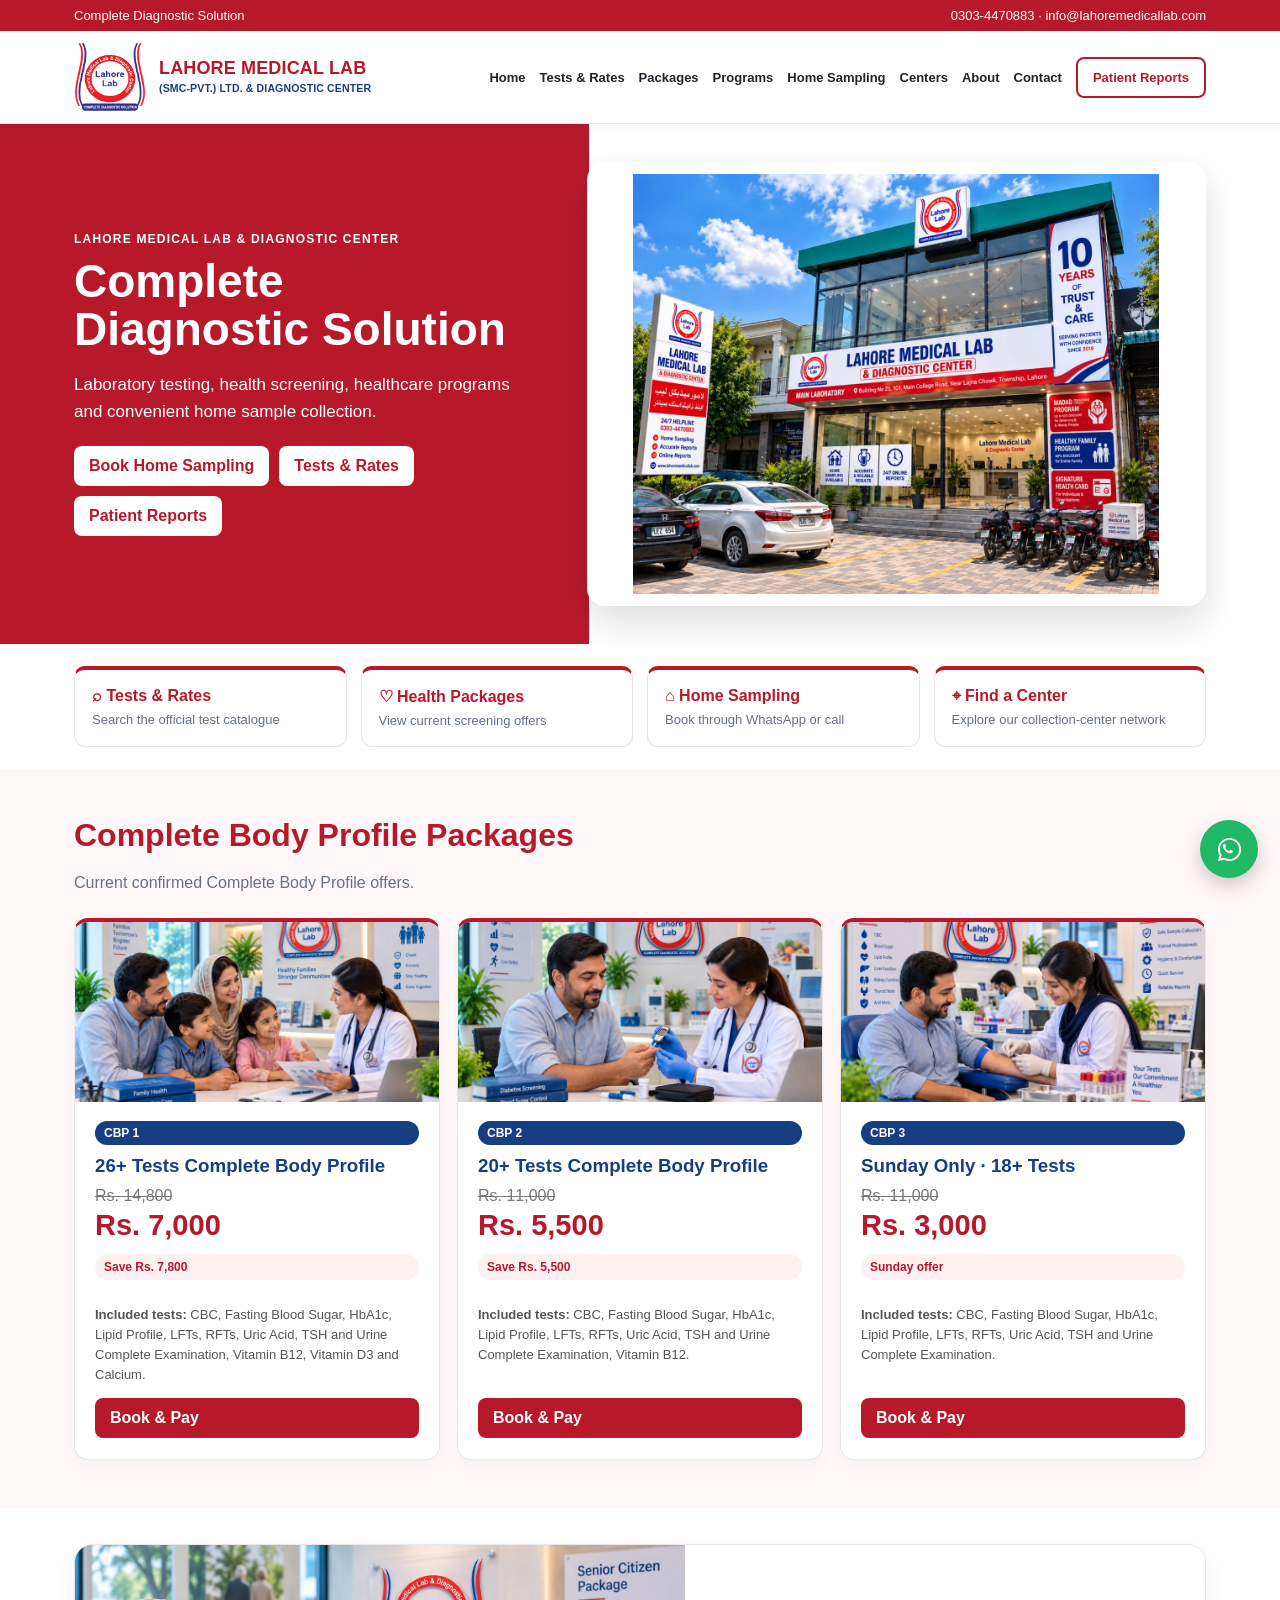
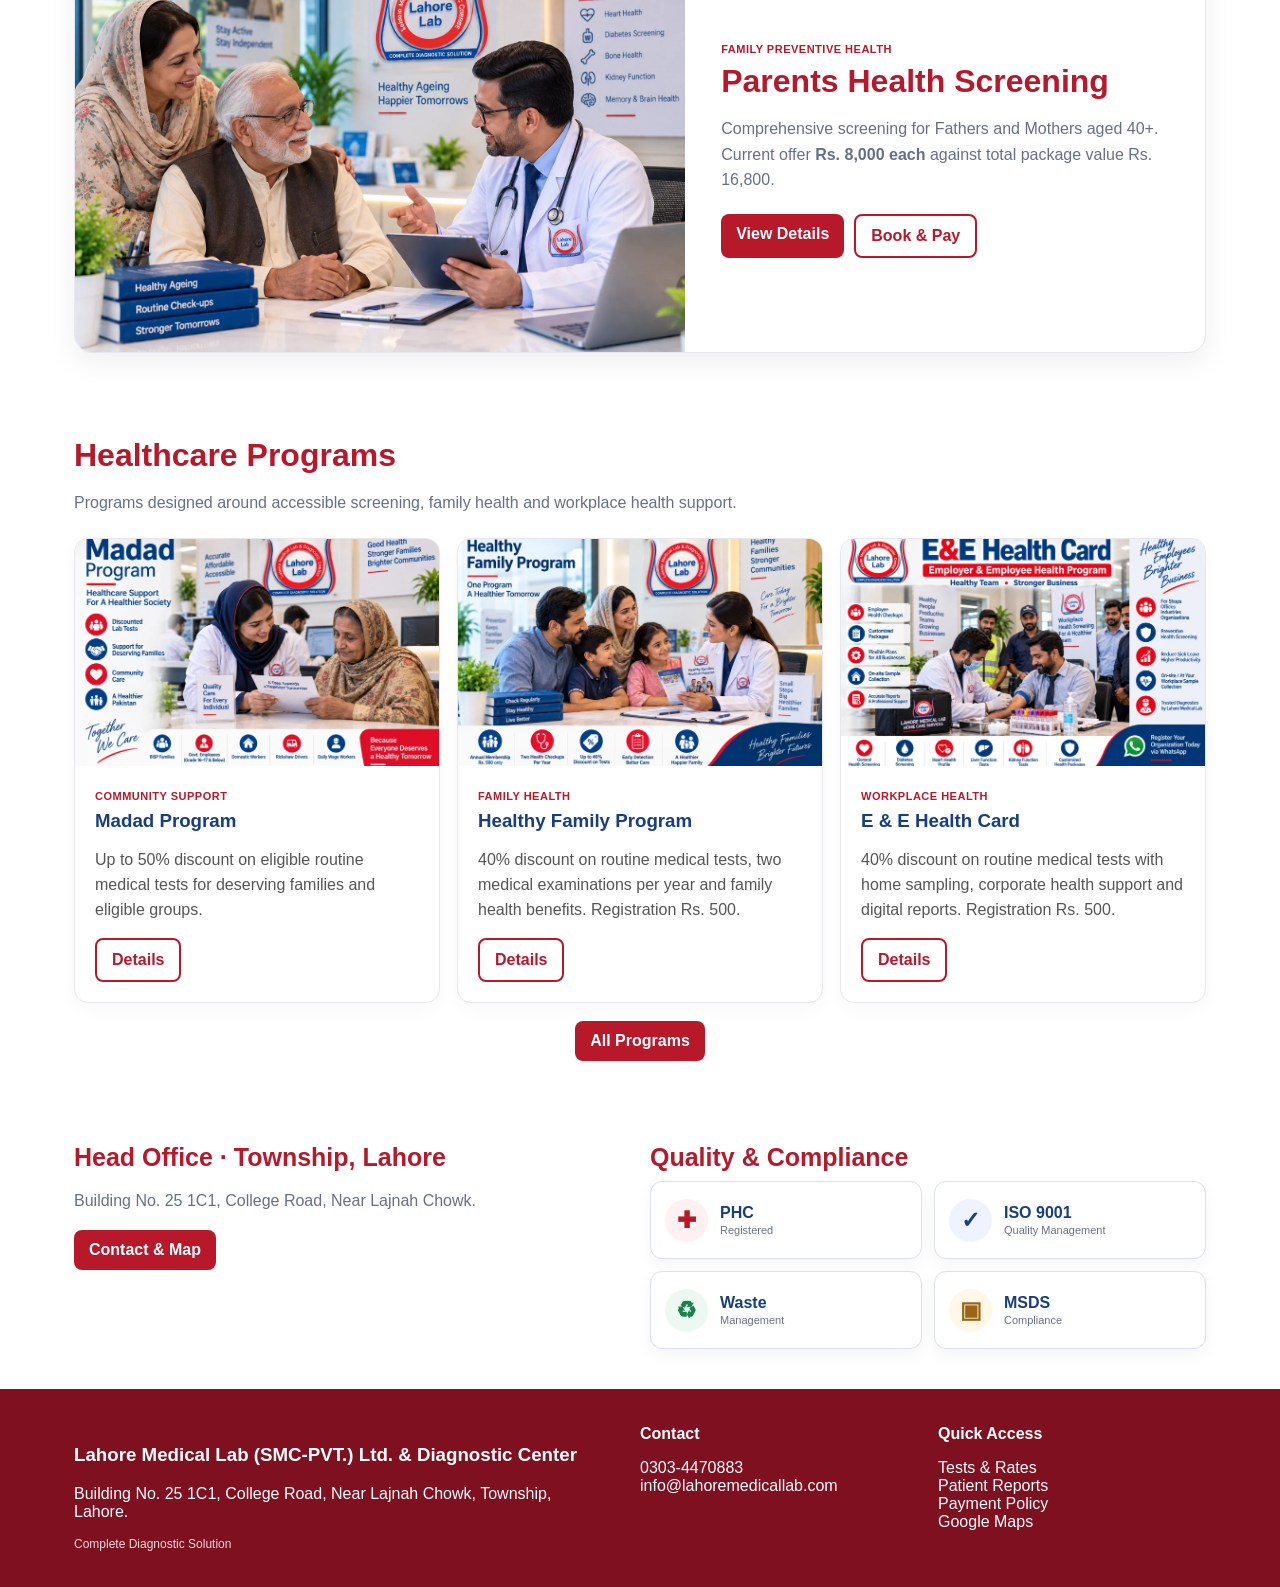
<file: index.html>
<!doctype html>
<html lang="en">
  <head>
    <meta charset="utf-8" />
    <meta name="viewport" content="width=device-width,initial-scale=1" />
    <meta
      name="description"
      content="Lahore Medical Lab &amp; Diagnostic Center — tests, health packages, home sampling, patient reports and collection centers."
    />
    <title>Home | Lahore Medical Lab</title>
    <link rel="stylesheet" href="assets/style.css" />
  </head>
  <body>
    <div class="top">
      <div class="wrap">
        <span>Complete Diagnostic Solution</span
        ><span
          ><a href="tel:+923034470883">0303-4470883</a> ·
          <a href="mailto:info@lahoremedicallab.com"
            >info@lahoremedicallab.com</a
          ></span
        >
      </div>
    </div>
    <header class="head">
      <div class="wrap nav">
        <a class="brand" href="index.html"
          ><img
            src="assets/logo-official.webp"
            alt="Lahore Medical Lab official logo"
          /><span class="brandText"
            >LAHORE MEDICAL LAB<small
              >(SMC-PVT.) LTD. &amp; DIAGNOSTIC CENTER</small
            ></span
          ></a
        ><button
          class="menuBtn"
          aria-label="Open menu"
          onclick="document.querySelector('.links').classList.toggle('open')"
        >
          ☰
        </button>
        <nav class="links">
          <a href="index.html">Home</a><a href="tests.html">Tests &amp; Rates</a
          ><a href="packages.html">Packages</a
          ><a href="programs.html">Programs</a
          ><a href="sampling.html">Home Sampling</a
          ><a href="centers.html">Centers</a><a href="about.html">About</a
          ><a href="contact.html">Contact</a
          ><a class="btn outline" href="reports.html">Patient Reports</a>
        </nav>
      </div>
    </header>
    <section class="hero">
      <div class="wrap heroGrid">
        <div class="heroText">
          <div class="eyebrow">Lahore Medical Lab &amp; Diagnostic Center</div>
          <h1>Complete Diagnostic Solution</h1>
          <p>
            Laboratory testing, health screening, healthcare programs and
            convenient home sample collection.
          </p>
          <div class="actions">
            <a
              class="btn"
              style="background: #fff; color: #b7192b"
              href="sampling.html"
              >Book Home Sampling</a
            ><a
              class="btn"
              style="background: #fff; color: #b7192b"
              href="tests.html"
              >Tests &amp; Rates</a
            ><a
              class="btn"
              style="background: #fff; color: #b7192b"
              href="reports.html"
              >Patient Reports</a
            >
          </div>
        </div>
        <div class="heroImg">
          <img
            src="assets/hero-building.webp"
            alt="Lahore Medical Lab main building in Township Lahore"
          />
        </div>
      </div>
    </section>
    <div class="wrap quick">
      <a class="q" href="tests.html"
        ><b>⌕ Tests &amp; Rates</b
        ><span>Search the official test catalogue</span></a
      ><a class="q" href="packages.html"
        ><b>♡ Health Packages</b><span>View current screening offers</span></a
      ><a class="q" href="sampling.html"
        ><b>⌂ Home Sampling</b><span>Book through WhatsApp or call</span></a
      ><a class="q" href="centers.html"
        ><b>⌖ Find a Center</b
        ><span>Explore our collection-center network</span></a
      >
    </div>
    <section class="section soft">
      <div class="wrap">
        <h2>Complete Body Profile Packages</h2>
        <p class="lead">Current confirmed Complete Body Profile offers.</p>
        <div class="cards cbpCards">
          <div class="card cardAccent packageCard">
            <img
              class="packageThumb"
              src="assets/images/family-health-package.webp"
              alt="Complete Body Profile CBP 1 health screening"
            />
            <div class="packageBody">
              <span class="cbpCode">CBP 1</span>
              <h3>26+ Tests Complete Body Profile</h3>
              <div class="old">Rs. 14,800</div>
              <div class="price">Rs. 7,000</div>
              <span class="saving">Save Rs. 7,800</span>
              <p class="testDetails">
                <b>Included tests:</b> CBC, Fasting Blood Sugar, HbA1c, Lipid
                Profile, LFTs, RFTs, Uric Acid, TSH and Urine Complete
                Examination, Vitamin B12, Vitamin D3 and Calcium.
              </p>
              <a class="btn red" href="booking.html?service=cbp1"
                >Book &amp; Pay</a
              >
            </div>
          </div>
          <div class="card cardAccent packageCard">
            <img
              class="packageThumb"
              src="assets/images/diabetes-care.webp"
              alt="Complete Body Profile CBP 2 health screening"
            />
            <div class="packageBody">
              <span class="cbpCode">CBP 2</span>
              <h3>20+ Tests Complete Body Profile</h3>
              <div class="old">Rs. 11,000</div>
              <div class="price">Rs. 5,500</div>
              <span class="saving">Save Rs. 5,500</span>
              <p class="testDetails">
                <b>Included tests:</b> CBC, Fasting Blood Sugar, HbA1c, Lipid
                Profile, LFTs, RFTs, Uric Acid, TSH and Urine Complete
                Examination, Vitamin B12.
              </p>
              <a class="btn red" href="booking.html?service=cbp2"
                >Book &amp; Pay</a
              >
            </div>
          </div>
          <div class="card cardAccent packageCard">
            <img
              class="packageThumb"
              src="assets/images/routine-blood-tests.webp"
              alt="Complete Body Profile CBP 3 Sunday health screening"
            />
            <div class="packageBody">
              <span class="cbpCode">CBP 3</span>
              <h3>Sunday Only · 18+ Tests</h3>
              <div class="old">Rs. 11,000</div>
              <div class="price">Rs. 3,000</div>
              <span class="saving">Sunday offer</span>
              <p class="testDetails">
                <b>Included tests:</b> CBC, Fasting Blood Sugar, HbA1c, Lipid
                Profile, LFTs, RFTs, Uric Acid, TSH and Urine Complete
                Examination.
              </p>
              <a class="btn red" href="booking.html?service=cbp3"
                >Book &amp; Pay</a
              >
            </div>
          </div>
        </div>
      </div>
    </section>
    <section class="section parentsHome">
      <div class="wrap">
        <div class="parentsFeature">
          <div class="parentsImage">
            <img
              src="assets/images/senior-citizen-package.webp"
              alt="Parents Health Screening for fathers and mothers aged 40 plus"
            />
          </div>
          <div class="parentsCopy">
            <span class="programTag">Family Preventive Health</span>
            <h2>Parents Health Screening</h2>
            <p class="lead">
              Comprehensive screening for Fathers and Mothers aged 40+. Current
              offer <b>Rs. 8,000 each</b> against total package value Rs.
              16,800.
            </p>
            <div class="actions">
              <a class="btn red" href="programs.html#parents">View Details</a
              ><a class="btn outline" href="booking.html?service=parentfather"
                >Book &amp; Pay</a
              >
            </div>
          </div>
        </div>
      </div>
    </section>
    <section class="section">
      <div class="wrap">
        <h2>Healthcare Programs</h2>
        <p class="lead">
          Programs designed around accessible screening, family health and
          workplace health support.
        </p>
        <div class="cards">
          <div class="card visualCard">
            <img src="assets/images/madad-program.webp" alt="Madad Program" />
            <div class="cardBody">
              <span class="programTag">Community Support</span>
              <h3>Madad Program</h3>
              <p>
                Up to 50% discount on eligible routine medical tests for
                deserving families and eligible groups.
              </p>
              <a class="btn outline" href="programs.html">Details</a>
            </div>
          </div>
          <div class="card visualCard">
            <img
              src="assets/images/healthy-family-program.webp"
              alt="Healthy Family Program"
            />
            <div class="cardBody">
              <span class="programTag">Family Health</span>
              <h3>Healthy Family Program</h3>
              <p>
                40% discount on routine medical tests, two medical examinations
                per year and family health benefits. Registration Rs. 500.
              </p>
              <a class="btn outline" href="programs.html">Details</a>
            </div>
          </div>
          <div class="card visualCard">
            <img
              src="assets/images/ee-health-card.webp"
              alt="Employer and Employee Health Program"
            />
            <div class="cardBody">
              <span class="programTag">Workplace Health</span>
              <h3>E &amp; E Health Card</h3>
              <p>
                40% discount on routine medical tests with home sampling,
                corporate health support and digital reports. Registration Rs.
                500.
              </p>
              <a class="btn outline" href="programs.html">Details</a>
            </div>
          </div>
        </div>
        <div class="allPrograms">
          <a class="btn red" href="programs.html">All Programs</a>
        </div>
      </div>
    </section>

    <section class="section qualityHome">
      <div class="wrap twoCol">
        <div>
          <h2>Head Office · Township, Lahore</h2>
          <p class="lead">
            Building No. 25 1C1, College Road, Near Lajnah Chowk.
          </p>
          <div class="contactActions">
            <a class="btn red" href="contact.html">Contact &amp; Map</a>
          </div>
        </div>
        <div>
          <h2>Quality &amp; Compliance</h2>
          <div class="compliance complianceLogos">
            <div class="complianceBadge phc">
              <span class="complianceIcon">✚</span
              ><span><b>PHC</b><small>Registered</small></span>
            </div>
            <div class="complianceBadge iso">
              <span class="complianceIcon">✓</span
              ><span><b>ISO 9001</b><small>Quality Management</small></span>
            </div>
            <div class="complianceBadge waste">
              <span class="complianceIcon">♻</span
              ><span><b>Waste</b><small>Management</small></span>
            </div>
            <div class="complianceBadge msds">
              <span class="complianceIcon">▣</span
              ><span><b>MSDS</b><small>Compliance</small></span>
            </div>
          </div>
        </div>
      </div>
    </section>
    <footer class="footer">
      <div class="wrap footerGrid">
        <div>
          <h3>Lahore Medical Lab (SMC-PVT.) Ltd. &amp; Diagnostic Center</h3>
          <p>
            Building No. 25 1C1, College Road, Near Lajnah Chowk, Township,
            Lahore.
          </p>
          <div class="legal">Complete Diagnostic Solution</div>
        </div>
        <div>
          <b>Contact</b>
          <p>
            <a href="tel:+923034470883">0303-4470883</a><br /><a
              href="mailto:info@lahoremedicallab.com"
              >info@lahoremedicallab.com</a
            >
          </p>
        </div>
        <div>
          <b>Quick Access</b>
          <p>
            <a href="tests.html">Tests &amp; Rates</a><br /><a
              href="reports.html"
              >Patient Reports</a
            ><br /><a href="payment-policy.html">Payment Policy</a><br /><a
              target="_blank"
              href="https://share.google/6wC21o8BNGsZCHbC0"
              >Google Maps</a
            >
          </p>
        </div>
      </div>
    </footer>
    <a
      class="float"
      aria-label="WhatsApp Lahore Medical Lab"
      target="_blank"
      href="https://wa.me/923034470883?text=Hello%20Lahore%20Medical%20Lab%2C%20I%20need%20assistance."
      ><svg viewBox="0 0 32 32" aria-hidden="true">
        <path
          d="M19.11 17.21c-.27-.14-1.61-.79-1.86-.88-.25-.09-.43-.14-.61.14-.18.27-.7.88-.86 1.06-.16.18-.32.2-.59.07-.27-.14-1.15-.42-2.19-1.35-.81-.72-1.36-1.62-1.52-1.89-.16-.27-.02-.42.12-.55.12-.12.27-.32.41-.48.14-.16.18-.27.27-.45.09-.18.05-.34-.02-.48-.07-.14-.61-1.47-.84-2.02-.22-.53-.45-.46-.61-.47h-.52c-.18 0-.48.07-.73.34-.25.27-.95.93-.95 2.27s.98 2.64 1.11 2.82c.14.18 1.92 2.93 4.65 4.11.65.28 1.16.45 1.56.57.66.21 1.25.18 1.72.11.52-.08 1.61-.66 1.84-1.29.23-.64.23-1.18.16-1.29-.07-.12-.25-.18-.52-.32zM16.04 3.2c-7.05 0-12.78 5.73-12.78 12.78 0 2.25.59 4.45 1.71 6.38L3.15 29l6.79-1.78a12.74 12.74 0 006.1 1.55h.01c7.05 0 12.78-5.73 12.78-12.78S23.09 3.2 16.04 3.2zm0 23.41h-.01a10.6 10.6 0 01-5.4-1.48l-.39-.23-4.03 1.06 1.08-3.93-.25-.4a10.61 10.61 0 01-1.63-5.65c0-5.86 4.77-10.63 10.64-10.63 5.86 0 10.63 4.77 10.63 10.63 0 5.86-4.77 10.63-10.64 10.63z"
        /></svg
    ></a>
  </body>
</html>
</file>
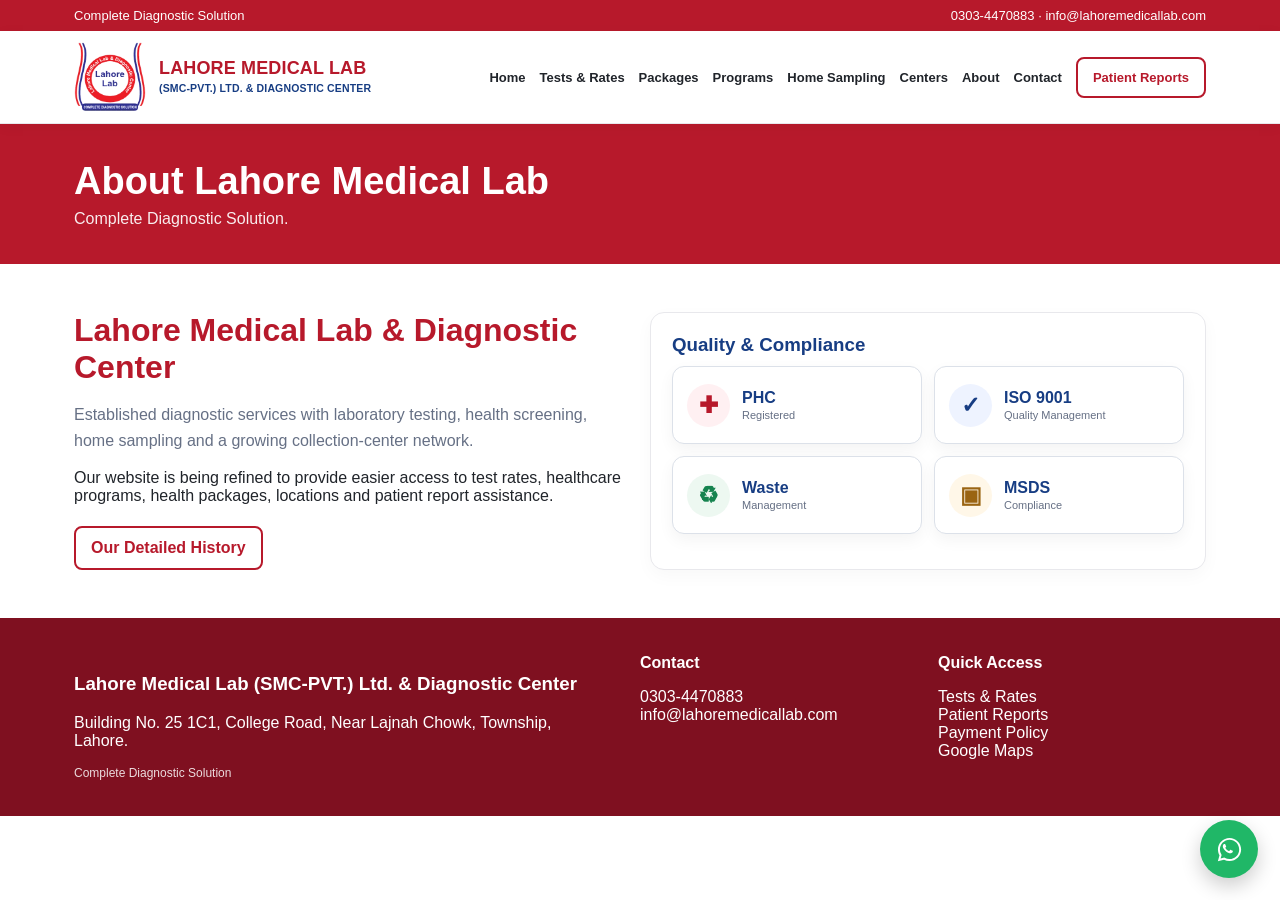
<file: about.html>
<!doctype html>
<html lang="en">
  <head>
    <meta charset="utf-8" />
    <meta name="viewport" content="width=device-width,initial-scale=1" />
    <meta
      name="description"
      content="About Lahore Medical Lab &amp; Diagnostic Center and its diagnostic services."
    />
    <title>About | Lahore Medical Lab</title>
    <link rel="stylesheet" href="assets/style.css" />
  </head>
  <body>
    <div class="top">
      <div class="wrap">
        <span>Complete Diagnostic Solution</span
        ><span
          ><a href="tel:+923034470883">0303-4470883</a> ·
          <a href="mailto:info@lahoremedicallab.com"
            >info@lahoremedicallab.com</a
          ></span
        >
      </div>
    </div>
    <header class="head">
      <div class="wrap nav">
        <a class="brand" href="index.html"
          ><img
            src="assets/logo-official.webp"
            alt="Lahore Medical Lab official logo"
          /><span class="brandText"
            >LAHORE MEDICAL LAB<small
              >(SMC-PVT.) LTD. &amp; DIAGNOSTIC CENTER</small
            ></span
          ></a
        ><button
          class="menuBtn"
          aria-label="Open menu"
          onclick="document.querySelector('.links').classList.toggle('open')"
        >
          ☰
        </button>
        <nav class="links">
          <a href="index.html">Home</a><a href="tests.html">Tests &amp; Rates</a
          ><a href="packages.html">Packages</a
          ><a href="programs.html">Programs</a
          ><a href="sampling.html">Home Sampling</a
          ><a href="centers.html">Centers</a><a href="about.html">About</a
          ><a href="contact.html">Contact</a
          ><a class="btn outline" href="reports.html">Patient Reports</a>
        </nav>
      </div>
    </header>
    <section class="pageHero">
      <div class="wrap">
        <h1>About Lahore Medical Lab</h1>
        <p>Complete Diagnostic Solution.</p>
      </div>
    </section>
    <section class="section">
      <div class="wrap twoCol">
        <div>
          <h2>Lahore Medical Lab &amp; Diagnostic Center</h2>
          <p class="lead">
            Established diagnostic services with laboratory testing, health
            screening, home sampling and a growing collection-center network.
          </p>
          <p>
            Our website is being refined to provide easier access to test rates,
            healthcare programs, health packages, locations and patient report
            assistance.
          </p>
          <div class="actions">
            <a class="btn outline" href="history.html">Our Detailed History</a>
          </div>
        </div>
        <div class="card">
          <h3>Quality &amp; Compliance</h3>
          <div class="compliance complianceLogos">
            <div class="complianceBadge phc">
              <span class="complianceIcon">✚</span
              ><span><b>PHC</b><small>Registered</small></span>
            </div>
            <div class="complianceBadge iso">
              <span class="complianceIcon">✓</span
              ><span><b>ISO 9001</b><small>Quality Management</small></span>
            </div>
            <div class="complianceBadge waste">
              <span class="complianceIcon">♻</span
              ><span><b>Waste</b><small>Management</small></span>
            </div>
            <div class="complianceBadge msds">
              <span class="complianceIcon">▣</span
              ><span><b>MSDS</b><small>Compliance</small></span>
            </div>
          </div>
        </div>
      </div>
    </section>
    <footer class="footer">
      <div class="wrap footerGrid">
        <div>
          <h3>Lahore Medical Lab (SMC-PVT.) Ltd. &amp; Diagnostic Center</h3>
          <p>
            Building No. 25 1C1, College Road, Near Lajnah Chowk, Township,
            Lahore.
          </p>
          <div class="legal">Complete Diagnostic Solution</div>
        </div>
        <div>
          <b>Contact</b>
          <p>
            <a href="tel:+923034470883">0303-4470883</a><br /><a
              href="mailto:info@lahoremedicallab.com"
              >info@lahoremedicallab.com</a
            >
          </p>
        </div>
        <div>
          <b>Quick Access</b>
          <p>
            <a href="tests.html">Tests &amp; Rates</a><br /><a
              href="reports.html"
              >Patient Reports</a
            ><br /><a href="payment-policy.html">Payment Policy</a><br /><a
              target="_blank"
              href="https://share.google/6wC21o8BNGsZCHbC0"
              >Google Maps</a
            >
          </p>
        </div>
      </div>
    </footer>
    <a
      class="float"
      aria-label="WhatsApp Lahore Medical Lab"
      target="_blank"
      href="https://wa.me/923034470883?text=Hello%20Lahore%20Medical%20Lab%2C%20I%20need%20assistance."
      ><svg viewBox="0 0 32 32" aria-hidden="true">
        <path
          d="M19.11 17.21c-.27-.14-1.61-.79-1.86-.88-.25-.09-.43-.14-.61.14-.18.27-.7.88-.86 1.06-.16.18-.32.2-.59.07-.27-.14-1.15-.42-2.19-1.35-.81-.72-1.36-1.62-1.52-1.89-.16-.27-.02-.42.12-.55.12-.12.27-.32.41-.48.14-.16.18-.27.27-.45.09-.18.05-.34-.02-.48-.07-.14-.61-1.47-.84-2.02-.22-.53-.45-.46-.61-.47h-.52c-.18 0-.48.07-.73.34-.25.27-.95.93-.95 2.27s.98 2.64 1.11 2.82c.14.18 1.92 2.93 4.65 4.11.65.28 1.16.45 1.56.57.66.21 1.25.18 1.72.11.52-.08 1.61-.66 1.84-1.29.23-.64.23-1.18.16-1.29-.07-.12-.25-.18-.52-.32zM16.04 3.2c-7.05 0-12.78 5.73-12.78 12.78 0 2.25.59 4.45 1.71 6.38L3.15 29l6.79-1.78a12.74 12.74 0 006.1 1.55h.01c7.05 0 12.78-5.73 12.78-12.78S23.09 3.2 16.04 3.2zm0 23.41h-.01a10.6 10.6 0 01-5.4-1.48l-.39-.23-4.03 1.06 1.08-3.93-.25-.4a10.61 10.61 0 01-1.63-5.65c0-5.86 4.77-10.63 10.64-10.63 5.86 0 10.63 4.77 10.63 10.63 0 5.86-4.77 10.63-10.64 10.63z"
        /></svg
    ></a>
  </body>
</html>
</file>
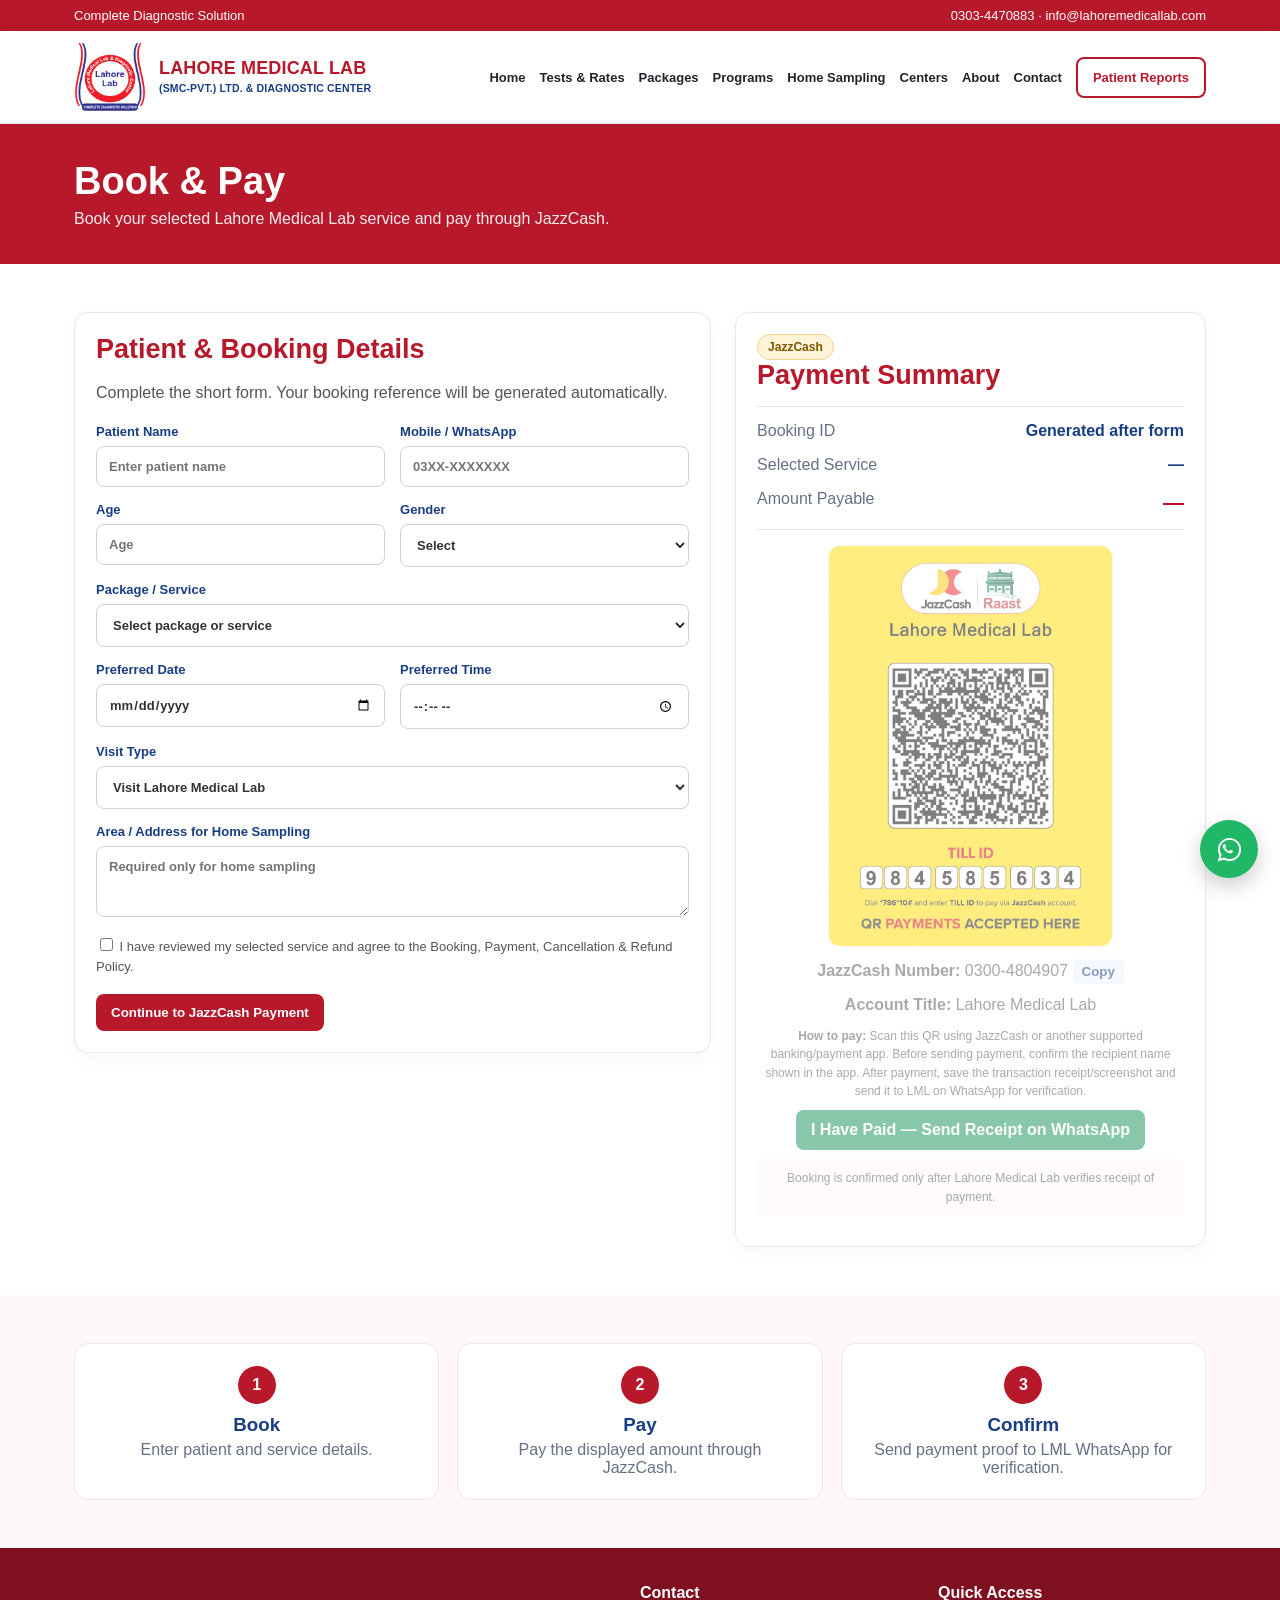
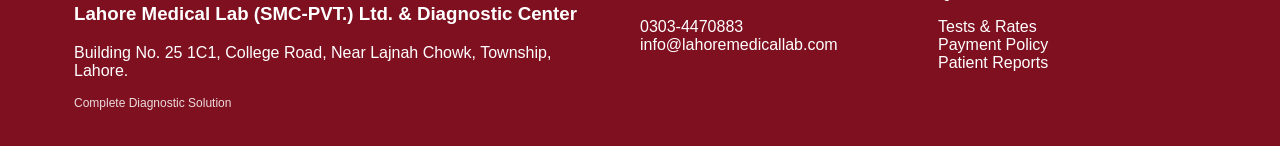
<file: booking.html>
<!doctype html>
<html lang="en">
  <head>
    <meta charset="utf-8" />
    <meta name="viewport" content="width=device-width,initial-scale=1" />
    <meta
      name="description"
      content="Book Lahore Medical Lab packages and services and pay securely through JazzCash."
    />
    <title>Book & Pay | Lahore Medical Lab</title>
    <link rel="stylesheet" href="assets/style.css" />
  </head>
  <body>
    <div class="top">
      <div class="wrap">
        <span>Complete Diagnostic Solution</span
        ><span
          ><a href="tel:+923034470883">0303-4470883</a> ·
          <a href="mailto:info@lahoremedicallab.com"
            >info@lahoremedicallab.com</a
          ></span
        >
      </div>
    </div>
    <header class="head">
      <div class="wrap nav">
        <a class="brand" href="index.html"
          ><img
            src="assets/logo-official.webp"
            alt="Lahore Medical Lab official logo"
          /><span class="brandText"
            >LAHORE MEDICAL LAB<small
              >(SMC-PVT.) LTD. &amp; DIAGNOSTIC CENTER</small
            ></span
          ></a
        ><button
          class="menuBtn"
          aria-label="Open menu"
          onclick="document.querySelector('.links').classList.toggle('open')"
        >
          ☰
        </button>
        <nav class="links">
          <a href="index.html">Home</a><a href="tests.html">Tests &amp; Rates</a
          ><a href="packages.html">Packages</a
          ><a href="programs.html">Programs</a
          ><a href="sampling.html">Home Sampling</a
          ><a href="centers.html">Centers</a><a href="about.html">About</a
          ><a href="contact.html">Contact</a
          ><a class="btn outline" href="reports.html">Patient Reports</a>
        </nav>
      </div>
    </header>
    <section class="pageHero">
      <div class="wrap">
        <h1>Book &amp; Pay</h1>
        <p>
          Book your selected Lahore Medical Lab service and pay through
          JazzCash.
        </p>
      </div>
    </section>
    <section class="section">
      <div class="wrap bookingGrid">
        <div class="card bookingForm">
          <h2>Patient &amp; Booking Details</h2>
          <p class="lead">
            Complete the short form. Your booking reference will be generated
            automatically.
          </p>
          <form id="bookingForm">
            <div class="formGrid">
              <label
                >Patient Name<input
                  id="patientName"
                  required
                  placeholder="Enter patient name" /></label
              ><label
                >Mobile / WhatsApp<input
                  id="mobile"
                  required
                  inputmode="tel"
                  placeholder="03XX-XXXXXXX" /></label
              ><label
                >Age<input
                  id="age"
                  inputmode="numeric"
                  placeholder="Age" /></label
              ><label
                >Gender<select id="gender">
                  <option value="">Select</option>
                  <option>Male</option>
                  <option>Female</option>
                  <option>Other / Prefer not to say</option>
                </select></label
              ><label class="full"
                >Package / Service<select id="service" required>
                  <option value="">Select package or service</option>
                  <option data-amount="7000">
                    CBP 1 – 26+ Tests Complete Body Profile
                  </option>
                  <option data-amount="5500">
                    CBP 2 – 20+ Tests Complete Body Profile
                  </option>
                  <option data-amount="3000">
                    CBP 3 – Sunday Only · 18+ Tests
                  </option>
                  <option data-amount="8000">
                    Parents Health Screening – Father
                  </option>
                  <option data-amount="8000">
                    Parents Health Screening – Mother
                  </option>
                  <option data-amount="500">
                    Healthy Family Program Registration
                  </option>
                  <option data-amount="">
                    Home Sampling / Other Tests – Amount to be confirmed by LML
                  </option>
                </select></label
              ><label>Preferred Date<input id="date" type="date" /></label
              ><label>Preferred Time<input id="time" type="time" /></label
              ><label class="full"
                >Visit Type<select id="visit">
                  <option>Visit Lahore Medical Lab</option>
                  <option>Home Sample Collection</option>
                </select></label
              ><label class="full"
                >Area / Address for Home Sampling<textarea
                  id="address"
                  rows="3"
                  placeholder="Required only for home sampling"
                ></textarea>
              </label>
            </div>
            <div class="policyCheck">
              <label
                ><input id="agree" type="checkbox" required /> I have reviewed
                my selected service and agree to the
                <a href="payment-policy.html" target="_blank"
                  >Booking, Payment, Cancellation &amp; Refund Policy</a
                >.</label
              >
            </div>
            <button class="btn red" type="submit">
              Continue to JazzCash Payment
            </button>
          </form>
        </div>
        <div class="card paymentCard">
          <div class="paymentTitle">
            <span class="paymentStep">JazzCash</span>
            <h2>Payment Summary</h2>
          </div>
          <div class="summaryRows">
            <div>
              <span>Booking ID</span><b id="bookingId">Generated after form</b>
            </div>
            <div><span>Selected Service</span><b id="summaryService">—</b></div>
            <div>
              <span>Amount Payable</span><b class="payAmount" id="amount">—</b>
            </div>
          </div>
          <div id="paymentArea" class="paymentArea disabledPay">
            <img
              src="assets/jazzcash-qr.png"
              alt="JazzCash QR for Lahore Medical Lab"
            />
            <p>
              <b>JazzCash Number:</b> <span id="jcNumber">0300-4804907</span>
              <button class="copyBtn" type="button" onclick="copyNumber()">
                Copy
              </button>
            </p>
            <p><b>Account Title:</b> Lahore Medical Lab</p>
            <p class="smallNote">
              <b>How to pay:</b> Scan this QR using JazzCash or another
              supported banking/payment app. Before sending payment, confirm the
              recipient name shown in the app. After payment, save the
              transaction receipt/screenshot and send it to LML on WhatsApp for
              verification.
            </p>
            <a
              id="receiptBtn"
              class="btn green disabledLink"
              href="#"
              target="_blank"
              >I Have Paid — Send Receipt on WhatsApp</a
            >
            <p class="verifyNote">
              Booking is confirmed only after Lahore Medical Lab verifies
              receipt of payment.
            </p>
          </div>
        </div>
      </div>
    </section>
    <section class="section softSection">
      <div class="wrap">
        <div class="threeSteps">
          <div>
            <b>1</b>
            <h3>Book</h3>
            <p>Enter patient and service details.</p>
          </div>
          <div>
            <b>2</b>
            <h3>Pay</h3>
            <p>Pay the displayed amount through JazzCash.</p>
          </div>
          <div>
            <b>3</b>
            <h3>Confirm</h3>
            <p>Send payment proof to LML WhatsApp for verification.</p>
          </div>
        </div>
      </div>
    </section>
    <footer class="footer">
      <div class="wrap footerGrid">
        <div>
          <h3>Lahore Medical Lab (SMC-PVT.) Ltd. &amp; Diagnostic Center</h3>
          <p>
            Building No. 25 1C1, College Road, Near Lajnah Chowk, Township,
            Lahore.
          </p>
          <div class="legal">Complete Diagnostic Solution</div>
        </div>
        <div>
          <b>Contact</b>
          <p>
            <a href="tel:+923034470883">0303-4470883</a><br /><a
              href="mailto:info@lahoremedicallab.com"
              >info@lahoremedicallab.com</a
            >
          </p>
        </div>
        <div>
          <b>Quick Access</b>
          <p>
            <a href="tests.html">Tests &amp; Rates</a><br /><a
              href="payment-policy.html"
              >Payment Policy</a
            ><br /><a href="reports.html">Patient Reports</a>
          </p>
        </div>
      </div>
    </footer>
    <a
      class="float"
      aria-label="WhatsApp Lahore Medical Lab"
      target="_blank"
      href="https://wa.me/923034470883?text=Hello%20Lahore%20Medical%20Lab%2C%20I%20need%20assistance."
      ><svg viewBox="0 0 32 32" aria-hidden="true">
        <path
          d="M19.11 17.21c-.27-.14-1.61-.79-1.86-.88-.25-.09-.43-.14-.61.14-.18.27-.7.88-.86 1.06-.16.18-.32.2-.59.07-.27-.14-1.15-.42-2.19-1.35-.81-.72-1.36-1.62-1.52-1.89-.16-.27-.02-.42.12-.55.12-.12.27-.32.41-.48.14-.16.18-.27.27-.45.09-.18.05-.34-.02-.48-.07-.14-.61-1.47-.84-2.02-.22-.53-.45-.46-.61-.47h-.52c-.18 0-.48.07-.73.34-.25.27-.95.93-.95 2.27s.98 2.64 1.11 2.82c.14.18 1.92 2.93 4.65 4.11.65.28 1.16.45 1.56.57.66.21 1.25.18 1.72.11.52-.08 1.61-.66 1.84-1.29.23-.64.23-1.18.16-1.29-.07-.12-.25-.18-.52-.32zM16.04 3.2c-7.05 0-12.78 5.73-12.78 12.78 0 2.25.59 4.45 1.71 6.38L3.15 29l6.79-1.78a12.74 12.74 0 006.1 1.55h.01c7.05 0 12.78-5.73 12.78-12.78S23.09 3.2 16.04 3.2zm0 23.41h-.01a10.6 10.6 0 01-5.4-1.48l-.39-.23-4.03 1.06 1.08-3.93-.25-.4a10.61 10.61 0 01-1.63-5.65c0-5.86 4.77-10.63 10.64-10.63 5.86 0 10.63 4.77 10.63 10.63 0 5.86-4.77 10.63-10.64 10.63z"
        /></svg
    ></a>
    <script>
      const qs = new URLSearchParams(location.search);
      const service = document.getElementById("service");
      function preselect() {
        const code = qs.get("service");
        if (!code) return;
        const map = {
          cbp1: 0,
          cbp2: 1,
          cbp3: 2,
          parentfather: 3,
          parentmother: 4,
          healthyfamily: 5,
          homesampling: 6,
        };
        if (map[code] !== undefined) service.selectedIndex = map[code] + 1;
        updateSummary();
      }
      function updateSummary() {
        const o = service.options[service.selectedIndex];
        document.getElementById("summaryService").textContent =
          o && o.value ? o.text : "—";
        const a = o ? o.dataset.amount : "";
        document.getElementById("amount").textContent = a
          ? "Rs. " + Number(a).toLocaleString("en-PK")
          : "Amount to be confirmed";
      }
      service.addEventListener("change", updateSummary);
      function makeId() {
        const d = new Date();
        return (
          "LML-" +
          d.getFullYear().toString().slice(-2) +
          (d.getMonth() + 1).toString().padStart(2, "0") +
          d.getDate().toString().padStart(2, "0") +
          "-" +
          Math.floor(1000 + Math.random() * 9000)
        );
      }
      document.getElementById("bookingForm").addEventListener("submit", (e) => {
        e.preventDefault();
        if (!e.currentTarget.reportValidity()) return;
        const id = makeId();
        document.getElementById("bookingId").textContent = id;
        updateSummary();
        const o = service.options[service.selectedIndex],
          amount = o.dataset.amount
            ? "Rs. " + Number(o.dataset.amount).toLocaleString("en-PK")
            : "To be confirmed by LML";
        const msg = `Lahore Medical Lab Booking / Payment Proof\nBooking ID: ${id}\nPatient: ${document.getElementById("patientName").value}\nMobile: ${document.getElementById("mobile").value}\nService: ${o.text}\nAmount: ${amount}\nVisit: ${document.getElementById("visit").value}\nPreferred Date: ${document.getElementById("date").value || "Not specified"}\nPreferred Time: ${document.getElementById("time").value || "Not specified"}\n\nI have made the JazzCash payment. I will attach the payment receipt/screenshot for verification.`;
        const btn = document.getElementById("receiptBtn");
        btn.href = "https://wa.me/923034470883?text=" + encodeURIComponent(msg);
        btn.classList.remove("disabledLink");
        document.getElementById("paymentArea").classList.remove("disabledPay");
        document
          .querySelector(".paymentCard")
          .scrollIntoView({ behavior: "smooth", block: "start" });
      });
      function copyNumber() {
        navigator.clipboard && navigator.clipboard.writeText("03004804907");
        const b = document.querySelector(".copyBtn");
        b.textContent = "Copied";
        setTimeout(() => (b.textContent = "Copy"), 1600);
      }
      preselect();
    </script>
  </body>
</html>
</file>
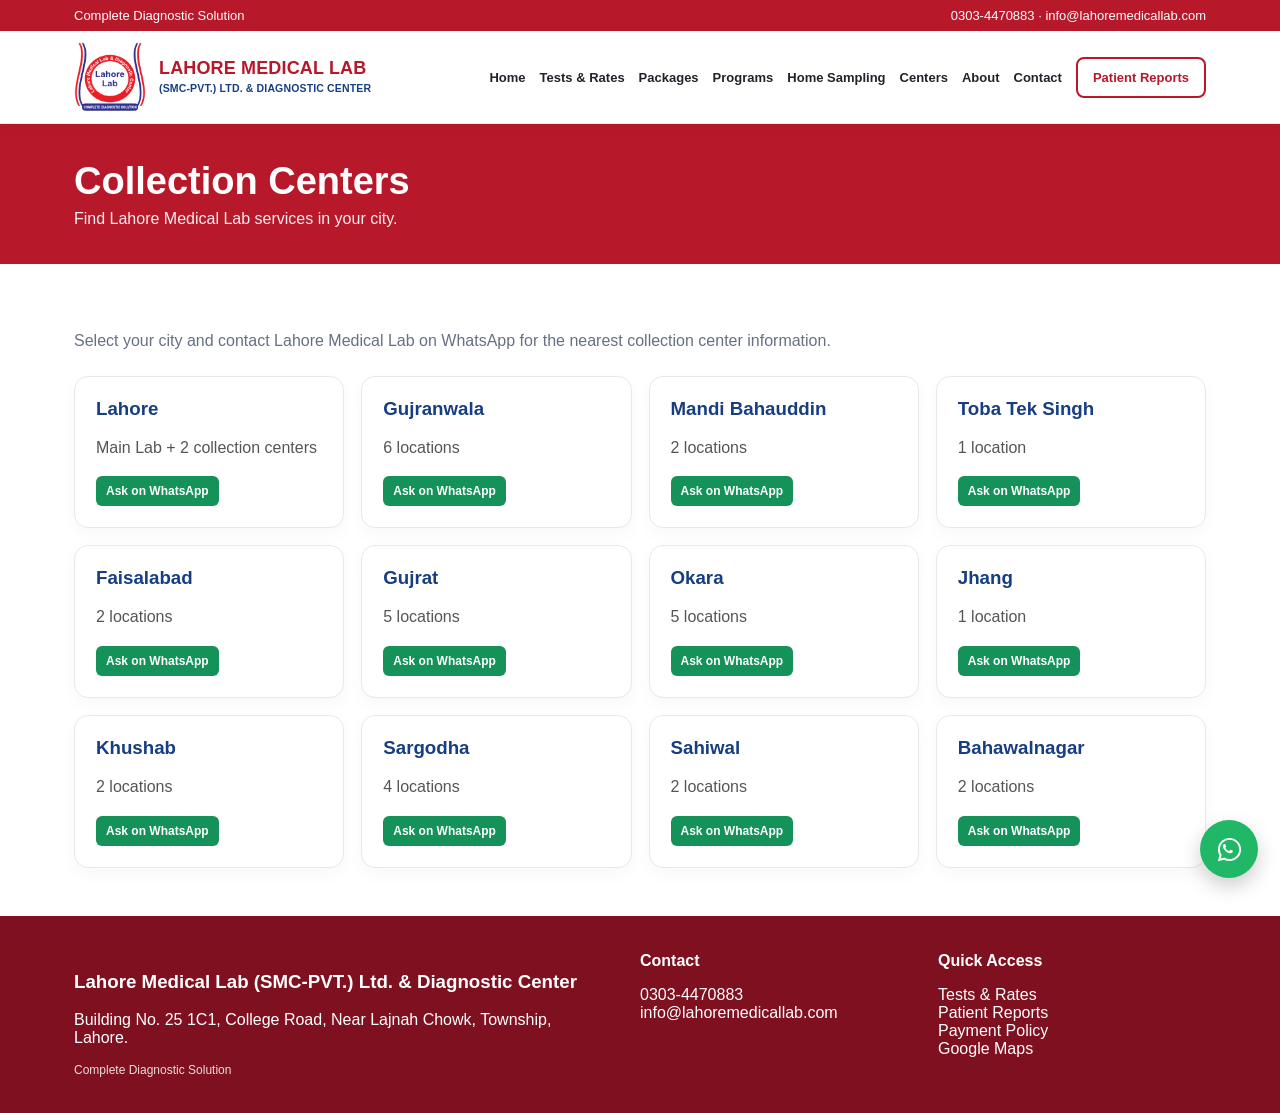
<file: centers.html>
<!doctype html>
<html lang="en">
  <head>
    <meta charset="utf-8" />
    <meta name="viewport" content="width=device-width,initial-scale=1" />
    <meta
      name="description"
      content="Find Lahore Medical Lab collection-center locations by city."
    />
    <title>Collection Centers | Lahore Medical Lab</title>
    <link rel="stylesheet" href="assets/style.css" />
  </head>
  <body>
    <div class="top">
      <div class="wrap">
        <span>Complete Diagnostic Solution</span
        ><span
          ><a href="tel:+923034470883">0303-4470883</a> ·
          <a href="mailto:info@lahoremedicallab.com"
            >info@lahoremedicallab.com</a
          ></span
        >
      </div>
    </div>
    <header class="head">
      <div class="wrap nav">
        <a class="brand" href="index.html"
          ><img
            src="assets/logo-official.webp"
            alt="Lahore Medical Lab official logo"
          /><span class="brandText"
            >LAHORE MEDICAL LAB<small
              >(SMC-PVT.) LTD. &amp; DIAGNOSTIC CENTER</small
            ></span
          ></a
        ><button
          class="menuBtn"
          aria-label="Open menu"
          onclick="document.querySelector('.links').classList.toggle('open')"
        >
          ☰
        </button>
        <nav class="links">
          <a href="index.html">Home</a><a href="tests.html">Tests &amp; Rates</a
          ><a href="packages.html">Packages</a
          ><a href="programs.html">Programs</a
          ><a href="sampling.html">Home Sampling</a
          ><a href="centers.html">Centers</a><a href="about.html">About</a
          ><a href="contact.html">Contact</a
          ><a class="btn outline" href="reports.html">Patient Reports</a>
        </nav>
      </div>
    </header>
    <section class="pageHero">
      <div class="wrap">
        <h1>Collection Centers</h1>
        <p>Find Lahore Medical Lab services in your city.</p>
      </div>
    </section>
    <section class="section">
      <div class="wrap">
        <p class="lead">
          Select your city and contact Lahore Medical Lab on WhatsApp for the
          nearest collection center information.
        </p>
        <div class="cards centerGrid">
          <div class="card">
            <h3>Lahore</h3>
            <p>Main Lab + 2 collection centers</p>
            <a
              class="smallbtn"
              target="_blank"
              href="https://wa.me/923034470883?text=Please%20send%20me%20the%20nearest%20Lahore%20Medical%20Lab%20center%20in%20Lahore."
              >Ask on WhatsApp</a
            >
          </div>
          <div class="card">
            <h3>Gujranwala</h3>
            <p>6 locations</p>
            <a
              class="smallbtn"
              target="_blank"
              href="https://wa.me/923034470883?text=Please%20send%20me%20the%20nearest%20Lahore%20Medical%20Lab%20center%20in%20Gujranwala."
              >Ask on WhatsApp</a
            >
          </div>
          <div class="card">
            <h3>Mandi Bahauddin</h3>
            <p>2 locations</p>
            <a
              class="smallbtn"
              target="_blank"
              href="https://wa.me/923034470883?text=Please%20send%20me%20the%20nearest%20Lahore%20Medical%20Lab%20center%20in%20Mandi%20Bahauddin."
              >Ask on WhatsApp</a
            >
          </div>
          <div class="card">
            <h3>Toba Tek Singh</h3>
            <p>1 location</p>
            <a
              class="smallbtn"
              target="_blank"
              href="https://wa.me/923034470883?text=Please%20send%20me%20the%20nearest%20Lahore%20Medical%20Lab%20center%20in%20Toba%20Tek%20Singh."
              >Ask on WhatsApp</a
            >
          </div>
          <div class="card">
            <h3>Faisalabad</h3>
            <p>2 locations</p>
            <a
              class="smallbtn"
              target="_blank"
              href="https://wa.me/923034470883?text=Please%20send%20me%20the%20nearest%20Lahore%20Medical%20Lab%20center%20in%20Faisalabad."
              >Ask on WhatsApp</a
            >
          </div>
          <div class="card">
            <h3>Gujrat</h3>
            <p>5 locations</p>
            <a
              class="smallbtn"
              target="_blank"
              href="https://wa.me/923034470883?text=Please%20send%20me%20the%20nearest%20Lahore%20Medical%20Lab%20center%20in%20Gujrat."
              >Ask on WhatsApp</a
            >
          </div>
          <div class="card">
            <h3>Okara</h3>
            <p>5 locations</p>
            <a
              class="smallbtn"
              target="_blank"
              href="https://wa.me/923034470883?text=Please%20send%20me%20the%20nearest%20Lahore%20Medical%20Lab%20center%20in%20Okara."
              >Ask on WhatsApp</a
            >
          </div>
          <div class="card">
            <h3>Jhang</h3>
            <p>1 location</p>
            <a
              class="smallbtn"
              target="_blank"
              href="https://wa.me/923034470883?text=Please%20send%20me%20the%20nearest%20Lahore%20Medical%20Lab%20center%20in%20Jhang."
              >Ask on WhatsApp</a
            >
          </div>
          <div class="card">
            <h3>Khushab</h3>
            <p>2 locations</p>
            <a
              class="smallbtn"
              target="_blank"
              href="https://wa.me/923034470883?text=Please%20send%20me%20the%20nearest%20Lahore%20Medical%20Lab%20center%20in%20Khushab."
              >Ask on WhatsApp</a
            >
          </div>
          <div class="card">
            <h3>Sargodha</h3>
            <p>4 locations</p>
            <a
              class="smallbtn"
              target="_blank"
              href="https://wa.me/923034470883?text=Please%20send%20me%20the%20nearest%20Lahore%20Medical%20Lab%20center%20in%20Sargodha."
              >Ask on WhatsApp</a
            >
          </div>
          <div class="card">
            <h3>Sahiwal</h3>
            <p>2 locations</p>
            <a
              class="smallbtn"
              target="_blank"
              href="https://wa.me/923034470883?text=Please%20send%20me%20the%20nearest%20Lahore%20Medical%20Lab%20center%20in%20Sahiwal."
              >Ask on WhatsApp</a
            >
          </div>
          <div class="card">
            <h3>Bahawalnagar</h3>
            <p>2 locations</p>
            <a
              class="smallbtn"
              target="_blank"
              href="https://wa.me/923034470883?text=Please%20send%20me%20the%20nearest%20Lahore%20Medical%20Lab%20center%20in%20Bahawalnagar."
              >Ask on WhatsApp</a
            >
          </div>
        </div>
      </div>
    </section>
    <footer class="footer">
      <div class="wrap footerGrid">
        <div>
          <h3>Lahore Medical Lab (SMC-PVT.) Ltd. &amp; Diagnostic Center</h3>
          <p>
            Building No. 25 1C1, College Road, Near Lajnah Chowk, Township,
            Lahore.
          </p>
          <div class="legal">Complete Diagnostic Solution</div>
        </div>
        <div>
          <b>Contact</b>
          <p>
            <a href="tel:+923034470883">0303-4470883</a><br /><a
              href="mailto:info@lahoremedicallab.com"
              >info@lahoremedicallab.com</a
            >
          </p>
        </div>
        <div>
          <b>Quick Access</b>
          <p>
            <a href="tests.html">Tests &amp; Rates</a><br /><a
              href="reports.html"
              >Patient Reports</a
            ><br /><a href="payment-policy.html">Payment Policy</a><br /><a
              target="_blank"
              href="https://share.google/6wC21o8BNGsZCHbC0"
              >Google Maps</a
            >
          </p>
        </div>
      </div>
    </footer>
    <a
      class="float"
      aria-label="WhatsApp Lahore Medical Lab"
      target="_blank"
      href="https://wa.me/923034470883?text=Hello%20Lahore%20Medical%20Lab%2C%20I%20need%20assistance."
      ><svg viewBox="0 0 32 32" aria-hidden="true">
        <path
          d="M19.11 17.21c-.27-.14-1.61-.79-1.86-.88-.25-.09-.43-.14-.61.14-.18.27-.7.88-.86 1.06-.16.18-.32.2-.59.07-.27-.14-1.15-.42-2.19-1.35-.81-.72-1.36-1.62-1.52-1.89-.16-.27-.02-.42.12-.55.12-.12.27-.32.41-.48.14-.16.18-.27.27-.45.09-.18.05-.34-.02-.48-.07-.14-.61-1.47-.84-2.02-.22-.53-.45-.46-.61-.47h-.52c-.18 0-.48.07-.73.34-.25.27-.95.93-.95 2.27s.98 2.64 1.11 2.82c.14.18 1.92 2.93 4.65 4.11.65.28 1.16.45 1.56.57.66.21 1.25.18 1.72.11.52-.08 1.61-.66 1.84-1.29.23-.64.23-1.18.16-1.29-.07-.12-.25-.18-.52-.32zM16.04 3.2c-7.05 0-12.78 5.73-12.78 12.78 0 2.25.59 4.45 1.71 6.38L3.15 29l6.79-1.78a12.74 12.74 0 006.1 1.55h.01c7.05 0 12.78-5.73 12.78-12.78S23.09 3.2 16.04 3.2zm0 23.41h-.01a10.6 10.6 0 01-5.4-1.48l-.39-.23-4.03 1.06 1.08-3.93-.25-.4a10.61 10.61 0 01-1.63-5.65c0-5.86 4.77-10.63 10.64-10.63 5.86 0 10.63 4.77 10.63 10.63 0 5.86-4.77 10.63-10.64 10.63z"
        /></svg
    ></a>
  </body>
</html>
</file>
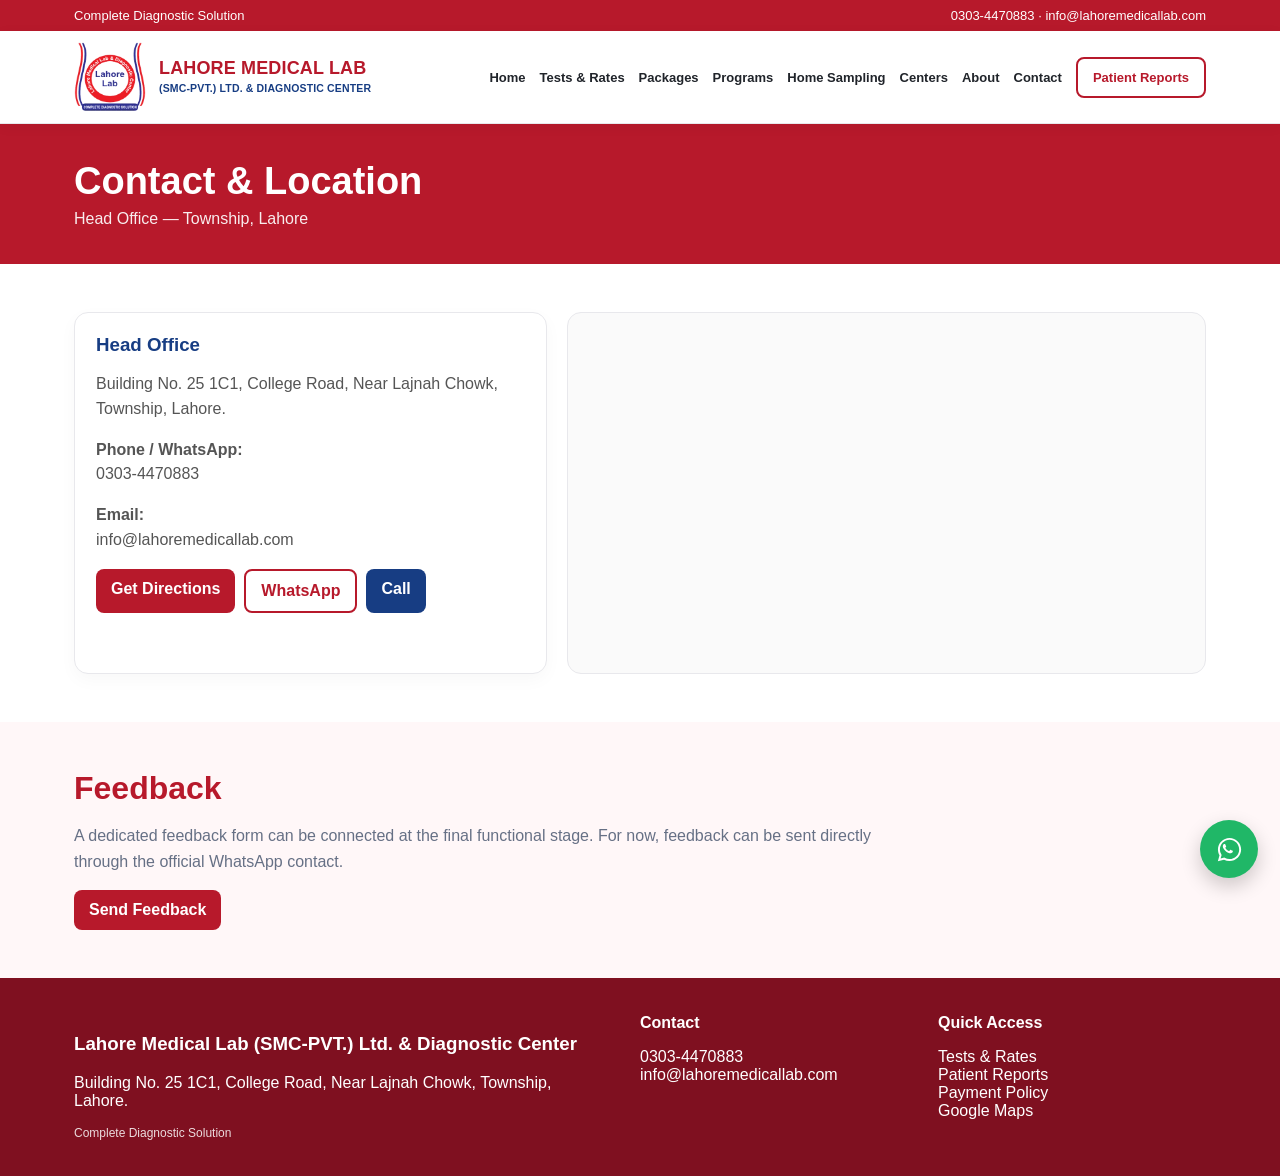
<file: contact.html>
<!doctype html>
<html lang="en">
  <head>
    <meta charset="utf-8" />
    <meta name="viewport" content="width=device-width,initial-scale=1" />
    <meta
      name="description"
      content="Contact Lahore Medical Lab Head Office in Township Lahore and get Google Maps directions."
    />
    <title>Contact &amp; Location | Lahore Medical Lab</title>
    <link rel="stylesheet" href="assets/style.css" />
  </head>
  <body>
    <div class="top">
      <div class="wrap">
        <span>Complete Diagnostic Solution</span
        ><span
          ><a href="tel:+923034470883">0303-4470883</a> ·
          <a href="mailto:info@lahoremedicallab.com"
            >info@lahoremedicallab.com</a
          ></span
        >
      </div>
    </div>
    <header class="head">
      <div class="wrap nav">
        <a class="brand" href="index.html"
          ><img
            src="assets/logo-official.webp"
            alt="Lahore Medical Lab official logo"
          /><span class="brandText"
            >LAHORE MEDICAL LAB<small
              >(SMC-PVT.) LTD. &amp; DIAGNOSTIC CENTER</small
            ></span
          ></a
        ><button
          class="menuBtn"
          aria-label="Open menu"
          onclick="document.querySelector('.links').classList.toggle('open')"
        >
          ☰
        </button>
        <nav class="links">
          <a href="index.html">Home</a><a href="tests.html">Tests &amp; Rates</a
          ><a href="packages.html">Packages</a
          ><a href="programs.html">Programs</a
          ><a href="sampling.html">Home Sampling</a
          ><a href="centers.html">Centers</a><a href="about.html">About</a
          ><a href="contact.html">Contact</a
          ><a class="btn outline" href="reports.html">Patient Reports</a>
        </nav>
      </div>
    </header>
    <section class="pageHero">
      <div class="wrap">
        <h1>Contact &amp; Location</h1>
        <p>Head Office — Township, Lahore</p>
      </div>
    </section>
    <section class="section">
      <div class="wrap mapGrid">
        <div class="card">
          <h3>Head Office</h3>
          <p>
            Building No. 25 1C1, College Road, Near Lajnah Chowk, Township,
            Lahore.
          </p>
          <p>
            <b>Phone / WhatsApp:</b><br /><a href="tel:+923034470883"
              >0303-4470883</a
            >
          </p>
          <p>
            <b>Email:</b><br /><a href="mailto:info@lahoremedicallab.com"
              >info@lahoremedicallab.com</a
            >
          </p>
          <div class="contactActions">
            <a
              class="btn red"
              target="_blank"
              href="https://share.google/6wC21o8BNGsZCHbC0"
              >Get Directions</a
            ><a
              class="btn outline"
              target="_blank"
              href="https://wa.me/923034470883?text=Hello%20Lahore%20Medical%20Lab%2C%20I%20need%20assistance."
              >WhatsApp</a
            ><a class="btn blue" href="tel:+923034470883">Call</a>
          </div>
        </div>
        <div class="mapbox">
          <iframe
            title="Lahore Medical Lab Head Office map"
            loading="lazy"
            allowfullscreen
            referrerpolicy="no-referrer-when-downgrade"
            src="https://www.google.com/maps?q=Building%20No.%2025%201C1%2C%20College%20Road%2C%20Near%20Lajnah%20Chowk%2C%20Township%2C%20Lahore&output=embed"
          ></iframe>
        </div>
      </div>
    </section>
    <section class="section soft">
      <div class="wrap">
        <h2>Feedback</h2>
        <p class="lead">
          A dedicated feedback form can be connected at the final functional
          stage. For now, feedback can be sent directly through the official
          WhatsApp contact.
        </p>
        <a
          class="btn red"
          target="_blank"
          href="https://wa.me/923034470883?text=I%20would%20like%20to%20share%20feedback%20with%20Lahore%20Medical%20Lab."
          >Send Feedback</a
        >
      </div>
    </section>
    <footer class="footer">
      <div class="wrap footerGrid">
        <div>
          <h3>Lahore Medical Lab (SMC-PVT.) Ltd. &amp; Diagnostic Center</h3>
          <p>
            Building No. 25 1C1, College Road, Near Lajnah Chowk, Township,
            Lahore.
          </p>
          <div class="legal">Complete Diagnostic Solution</div>
        </div>
        <div>
          <b>Contact</b>
          <p>
            <a href="tel:+923034470883">0303-4470883</a><br /><a
              href="mailto:info@lahoremedicallab.com"
              >info@lahoremedicallab.com</a
            >
          </p>
        </div>
        <div>
          <b>Quick Access</b>
          <p>
            <a href="tests.html">Tests &amp; Rates</a><br /><a
              href="reports.html"
              >Patient Reports</a
            ><br /><a href="payment-policy.html">Payment Policy</a><br /><a
              target="_blank"
              href="https://share.google/6wC21o8BNGsZCHbC0"
              >Google Maps</a
            >
          </p>
        </div>
      </div>
    </footer>
    <a
      class="float"
      aria-label="WhatsApp Lahore Medical Lab"
      target="_blank"
      href="https://wa.me/923034470883?text=Hello%20Lahore%20Medical%20Lab%2C%20I%20need%20assistance."
      ><svg viewBox="0 0 32 32" aria-hidden="true">
        <path
          d="M19.11 17.21c-.27-.14-1.61-.79-1.86-.88-.25-.09-.43-.14-.61.14-.18.27-.7.88-.86 1.06-.16.18-.32.2-.59.07-.27-.14-1.15-.42-2.19-1.35-.81-.72-1.36-1.62-1.52-1.89-.16-.27-.02-.42.12-.55.12-.12.27-.32.41-.48.14-.16.18-.27.27-.45.09-.18.05-.34-.02-.48-.07-.14-.61-1.47-.84-2.02-.22-.53-.45-.46-.61-.47h-.52c-.18 0-.48.07-.73.34-.25.27-.95.93-.95 2.27s.98 2.64 1.11 2.82c.14.18 1.92 2.93 4.65 4.11.65.28 1.16.45 1.56.57.66.21 1.25.18 1.72.11.52-.08 1.61-.66 1.84-1.29.23-.64.23-1.18.16-1.29-.07-.12-.25-.18-.52-.32zM16.04 3.2c-7.05 0-12.78 5.73-12.78 12.78 0 2.25.59 4.45 1.71 6.38L3.15 29l6.79-1.78a12.74 12.74 0 006.1 1.55h.01c7.05 0 12.78-5.73 12.78-12.78S23.09 3.2 16.04 3.2zm0 23.41h-.01a10.6 10.6 0 01-5.4-1.48l-.39-.23-4.03 1.06 1.08-3.93-.25-.4a10.61 10.61 0 01-1.63-5.65c0-5.86 4.77-10.63 10.64-10.63 5.86 0 10.63 4.77 10.63 10.63 0 5.86-4.77 10.63-10.64 10.63z"
        /></svg
    ></a>
  </body>
</html>
</file>
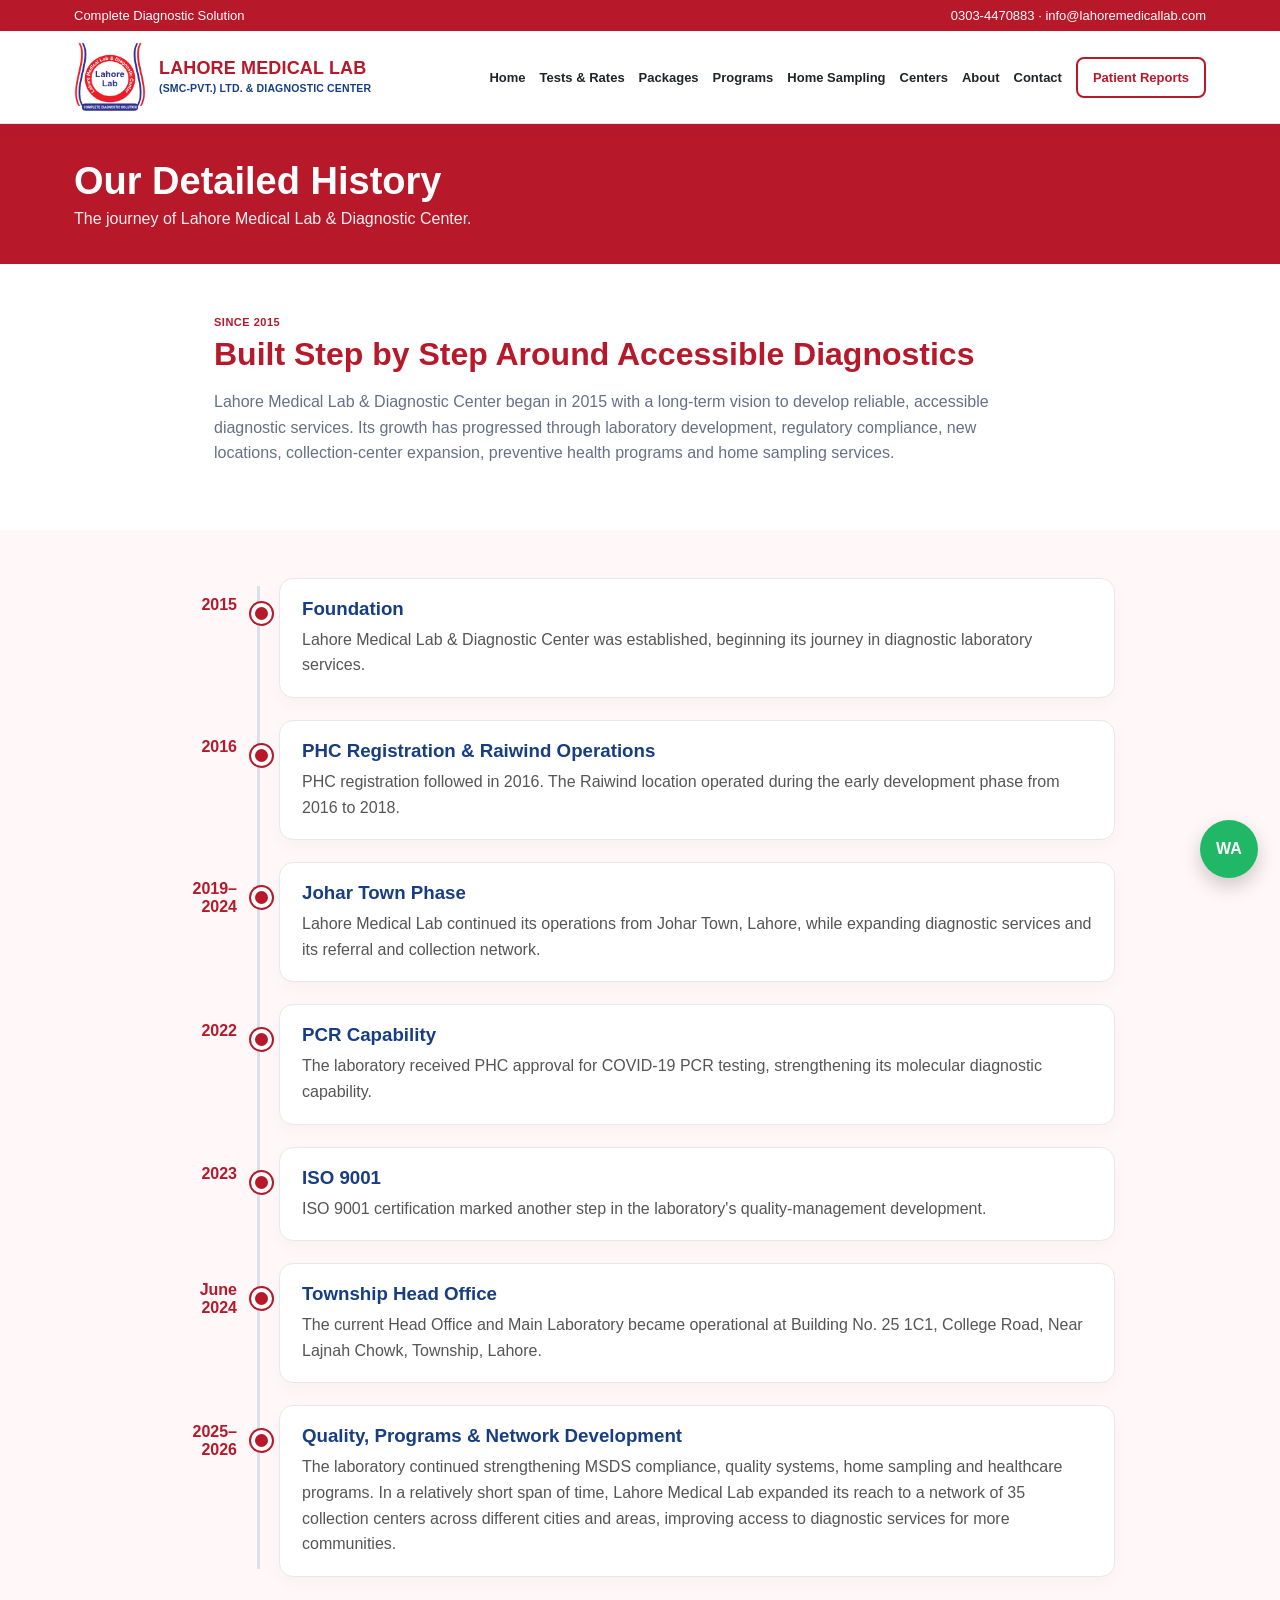
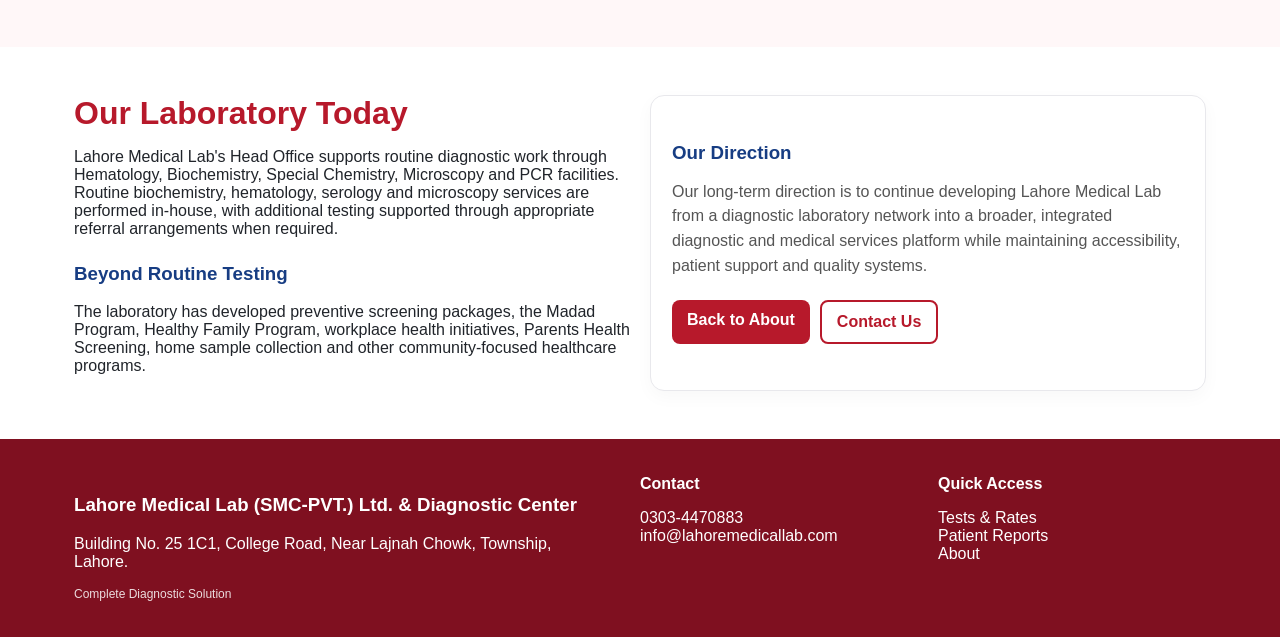
<file: history.html>
<!doctype html>
<html lang="en">
  <head>
    <meta charset="utf-8" />
    <meta name="viewport" content="width=device-width,initial-scale=1" />
    <meta
      name="description"
      content="History and development of Lahore Medical Lab & Diagnostic Center from 2015 to the present."
    />
    <title>Our History | Lahore Medical Lab</title>
    <link rel="stylesheet" href="assets/style.css" />
  </head>
  <body>
    <div class="top">
      <div class="wrap">
        <span>Complete Diagnostic Solution</span
        ><span
          ><a href="tel:+923034470883">0303-4470883</a> ·
          <a href="mailto:info@lahoremedicallab.com"
            >info@lahoremedicallab.com</a
          ></span
        >
      </div>
    </div>
    <header class="head">
      <div class="wrap nav">
        <a class="brand" href="index.html"
          ><img
            src="assets/logo-official.webp"
            alt="Lahore Medical Lab official logo"
          /><span class="brandText"
            >LAHORE MEDICAL LAB<small
              >(SMC-PVT.) LTD. &amp; DIAGNOSTIC CENTER</small
            ></span
          ></a
        ><button
          class="menuBtn"
          aria-label="Open menu"
          onclick="document.querySelector('.links').classList.toggle('open')"
        >
          ☰
        </button>
        <nav class="links">
          <a href="index.html">Home</a><a href="tests.html">Tests &amp; Rates</a
          ><a href="packages.html">Packages</a
          ><a href="programs.html">Programs</a
          ><a href="sampling.html">Home Sampling</a
          ><a href="centers.html">Centers</a><a href="about.html">About</a
          ><a href="contact.html">Contact</a
          ><a class="btn outline" href="reports.html">Patient Reports</a>
        </nav>
      </div>
    </header>
    <section class="pageHero">
      <div class="wrap">
        <h1>Our Detailed History</h1>
        <p>The journey of Lahore Medical Lab &amp; Diagnostic Center.</p>
      </div>
    </section>
    <section class="section">
      <div class="wrap historyIntro">
        <span class="programTag">Since 2015</span>
        <h2>Built Step by Step Around Accessible Diagnostics</h2>
        <p class="lead">
          Lahore Medical Lab &amp; Diagnostic Center began in 2015 with a
          long-term vision to develop reliable, accessible diagnostic services.
          Its growth has progressed through laboratory development, regulatory
          compliance, new locations, collection-center expansion, preventive
          health programs and home sampling services.
        </p>
      </div>
    </section>
    <section class="section soft">
      <div class="wrap">
        <div class="timeline">
          <div class="timelineItem">
            <div class="year">2015</div>
            <div class="timelineCard">
              <h3>Foundation</h3>
              <p>
                Lahore Medical Lab &amp; Diagnostic Center was established,
                beginning its journey in diagnostic laboratory services.
              </p>
            </div>
          </div>
          <div class="timelineItem">
            <div class="year">2016</div>
            <div class="timelineCard">
              <h3>PHC Registration &amp; Raiwind Operations</h3>
              <p>
                PHC registration followed in 2016. The Raiwind location operated
                during the early development phase from 2016 to 2018.
              </p>
            </div>
          </div>
          <div class="timelineItem">
            <div class="year">2019–2024</div>
            <div class="timelineCard">
              <h3>Johar Town Phase</h3>
              <p>
                Lahore Medical Lab continued its operations from Johar Town,
                Lahore, while expanding diagnostic services and its referral and
                collection network.
              </p>
            </div>
          </div>
          <div class="timelineItem">
            <div class="year">2022</div>
            <div class="timelineCard">
              <h3>PCR Capability</h3>
              <p>
                The laboratory received PHC approval for COVID-19 PCR testing,
                strengthening its molecular diagnostic capability.
              </p>
            </div>
          </div>
          <div class="timelineItem">
            <div class="year">2023</div>
            <div class="timelineCard">
              <h3>ISO 9001</h3>
              <p>
                ISO 9001 certification marked another step in the laboratory's
                quality-management development.
              </p>
            </div>
          </div>
          <div class="timelineItem">
            <div class="year">June 2024</div>
            <div class="timelineCard">
              <h3>Township Head Office</h3>
              <p>
                The current Head Office and Main Laboratory became operational
                at Building No. 25 1C1, College Road, Near Lajnah Chowk,
                Township, Lahore.
              </p>
            </div>
          </div>
          <div class="timelineItem">
            <div class="year">2025–2026</div>
            <div class="timelineCard">
              <h3>Quality, Programs &amp; Network Development</h3>
              <p>
                The laboratory continued strengthening MSDS compliance, quality
                systems, home sampling and healthcare programs. In a relatively
                short span of time, Lahore Medical Lab expanded its reach to a
                network of 35 collection centers across different cities and
                areas, improving access to diagnostic services for more
                communities.
              </p>
            </div>
          </div>
        </div>
      </div>
    </section>
    <section class="section">
      <div class="wrap twoCol historyColumns">
        <div>
          <h2>Our Laboratory Today</h2>
          <p>
            Lahore Medical Lab's Head Office supports routine diagnostic work
            through Hematology, Biochemistry, Special Chemistry, Microscopy and
            PCR facilities. Routine biochemistry, hematology, serology and
            microscopy services are performed in-house, with additional testing
            supported through appropriate referral arrangements when required.
          </p>
          <h3>Beyond Routine Testing</h3>
          <p>
            The laboratory has developed preventive screening packages, the
            Madad Program, Healthy Family Program, workplace health initiatives,
            Parents Health Screening, home sample collection and other
            community-focused healthcare programs.
          </p>
        </div>
        <div class="card">
          <h3>Our Direction</h3>
          <p>
            Our long-term direction is to continue developing Lahore Medical Lab
            from a diagnostic laboratory network into a broader, integrated
            diagnostic and medical services platform while maintaining
            accessibility, patient support and quality systems.
          </p>
          <div class="actions">
            <a class="btn red" href="about.html">Back to About</a
            ><a class="btn outline" href="contact.html">Contact Us</a>
          </div>
        </div>
      </div>
    </section>
    <footer class="footer">
      <div class="wrap footerGrid">
        <div>
          <h3>Lahore Medical Lab (SMC-PVT.) Ltd. &amp; Diagnostic Center</h3>
          <p>
            Building No. 25 1C1, College Road, Near Lajnah Chowk, Township,
            Lahore.
          </p>
          <div class="legal">Complete Diagnostic Solution</div>
        </div>
        <div>
          <b>Contact</b>
          <p>
            <a href="tel:+923034470883">0303-4470883</a><br /><a
              href="mailto:info@lahoremedicallab.com"
              >info@lahoremedicallab.com</a
            >
          </p>
        </div>
        <div>
          <b>Quick Access</b>
          <p>
            <a href="tests.html">Tests &amp; Rates</a><br /><a
              href="reports.html"
              >Patient Reports</a
            ><br /><a href="about.html">About</a>
          </p>
        </div>
      </div>
    </footer>
    <a
      class="float"
      aria-label="WhatsApp Lahore Medical Lab"
      target="_blank"
      href="https://wa.me/923034470883?text=Hello%20Lahore%20Medical%20Lab%2C%20I%20need%20assistance."
      >WA</a
    >
  </body>
</html>
</file>
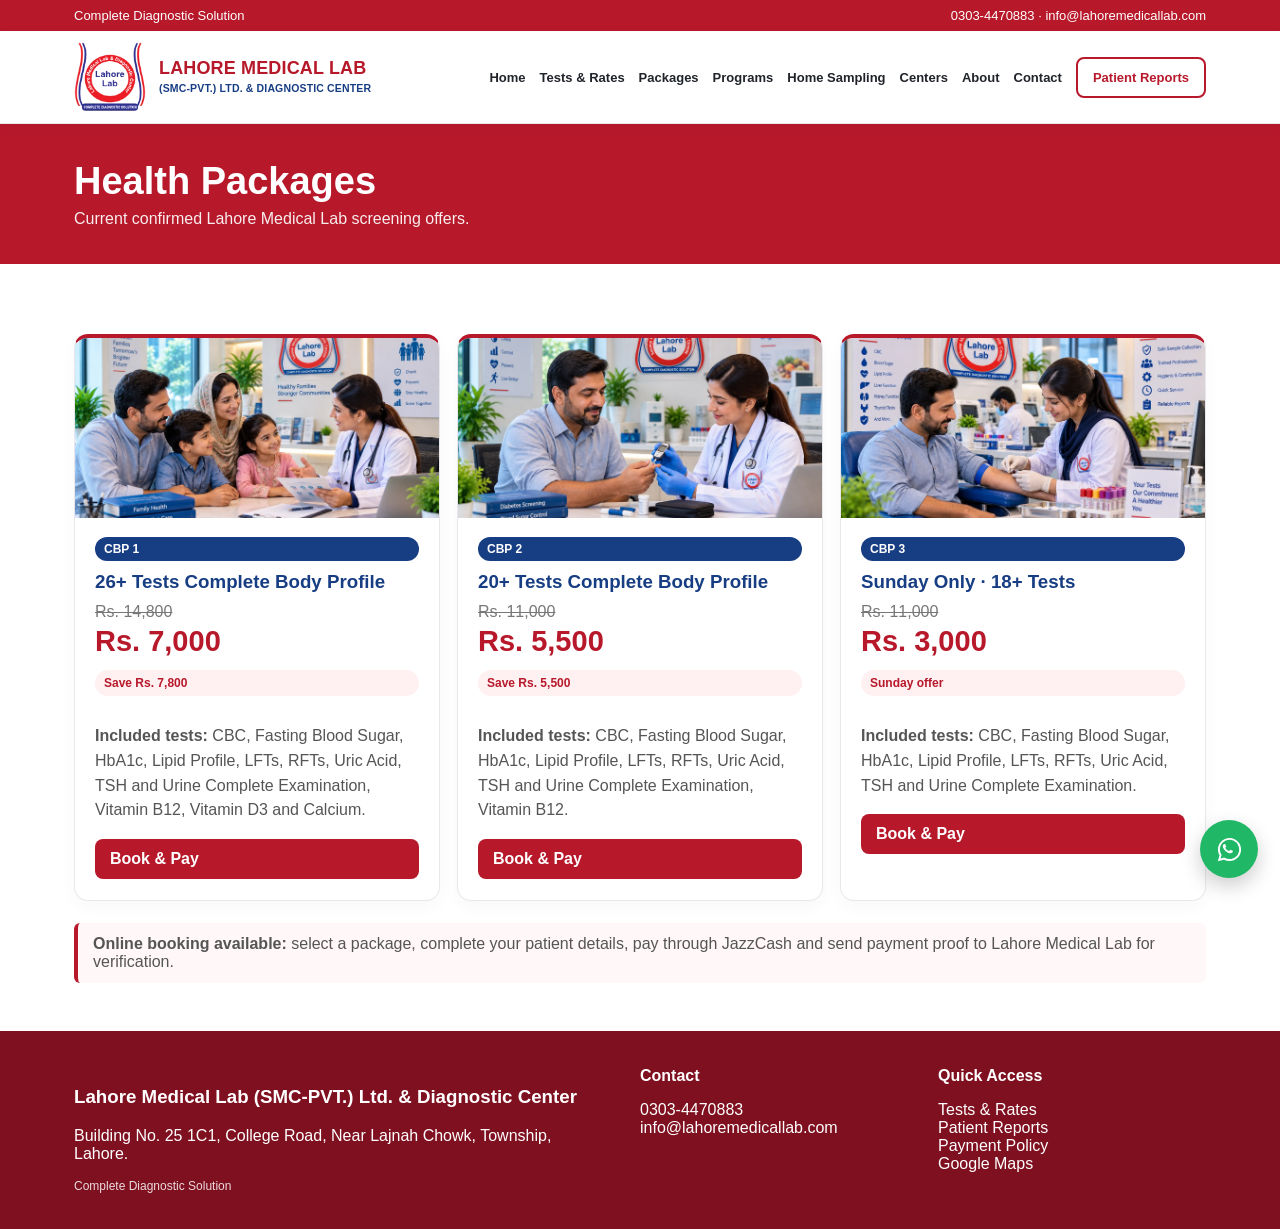
<file: packages.html>
<!doctype html>
<html lang="en">
  <head>
    <meta charset="utf-8" />
    <meta name="viewport" content="width=device-width,initial-scale=1" />
    <meta
      name="description"
      content="Current Lahore Medical Lab health screening packages and booking options."
    />
    <title>Health Packages | Lahore Medical Lab</title>
    <link rel="stylesheet" href="assets/style.css" />
  </head>
  <body>
    <div class="top">
      <div class="wrap">
        <span>Complete Diagnostic Solution</span
        ><span
          ><a href="tel:+923034470883">0303-4470883</a> ·
          <a href="mailto:info@lahoremedicallab.com"
            >info@lahoremedicallab.com</a
          ></span
        >
      </div>
    </div>
    <header class="head">
      <div class="wrap nav">
        <a class="brand" href="index.html"
          ><img
            src="assets/logo-official.webp"
            alt="Lahore Medical Lab official logo"
          /><span class="brandText"
            >LAHORE MEDICAL LAB<small
              >(SMC-PVT.) LTD. &amp; DIAGNOSTIC CENTER</small
            ></span
          ></a
        ><button
          class="menuBtn"
          aria-label="Open menu"
          onclick="document.querySelector('.links').classList.toggle('open')"
        >
          ☰
        </button>
        <nav class="links">
          <a href="index.html">Home</a><a href="tests.html">Tests &amp; Rates</a
          ><a href="packages.html">Packages</a
          ><a href="programs.html">Programs</a
          ><a href="sampling.html">Home Sampling</a
          ><a href="centers.html">Centers</a><a href="about.html">About</a
          ><a href="contact.html">Contact</a
          ><a class="btn outline" href="reports.html">Patient Reports</a>
        </nav>
      </div>
    </header>
    <section class="pageHero">
      <div class="wrap">
        <h1>Health Packages</h1>
        <p>Current confirmed Lahore Medical Lab screening offers.</p>
      </div>
    </section>
    <section class="section">
      <div class="wrap">
        <div class="cards cbpCards">
          <div class="card cardAccent packageCard">
            <img
              class="packageThumb"
              src="assets/images/family-health-package.webp"
              alt="CBP 1 complete body profile health screening"
            />
            <div class="packageBody">
              <span class="cbpCode">CBP 1</span>
              <h3>26+ Tests Complete Body Profile</h3>
              <div class="old">Rs. 14,800</div>
              <div class="price">Rs. 7,000</div>
              <span class="saving">Save Rs. 7,800</span>
              <p>
                <b>Included tests:</b> CBC, Fasting Blood Sugar, HbA1c, Lipid
                Profile, LFTs, RFTs, Uric Acid, TSH and Urine Complete
                Examination, Vitamin B12, Vitamin D3 and Calcium.
              </p>
              <a class="btn red" href="booking.html?service=cbp1"
                >Book &amp; Pay</a
              >
            </div>
          </div>
          <div class="card cardAccent packageCard">
            <img
              class="packageThumb"
              src="assets/images/diabetes-care.webp"
              alt="CBP 2 complete body profile health screening"
            />
            <div class="packageBody">
              <span class="cbpCode">CBP 2</span>
              <h3>20+ Tests Complete Body Profile</h3>
              <div class="old">Rs. 11,000</div>
              <div class="price">Rs. 5,500</div>
              <span class="saving">Save Rs. 5,500</span>
              <p>
                <b>Included tests:</b> CBC, Fasting Blood Sugar, HbA1c, Lipid
                Profile, LFTs, RFTs, Uric Acid, TSH and Urine Complete
                Examination, Vitamin B12.
              </p>
              <a class="btn red" href="booking.html?service=cbp2"
                >Book &amp; Pay</a
              >
            </div>
          </div>
          <div class="card cardAccent packageCard">
            <img
              class="packageThumb"
              src="assets/images/routine-blood-tests.webp"
              alt="CBP 3 Sunday complete body profile"
            />
            <div class="packageBody">
              <span class="cbpCode">CBP 3</span>
              <h3>Sunday Only · 18+ Tests</h3>
              <div class="old">Rs. 11,000</div>
              <div class="price">Rs. 3,000</div>
              <span class="saving">Sunday offer</span>
              <p>
                <b>Included tests:</b> CBC, Fasting Blood Sugar, HbA1c, Lipid
                Profile, LFTs, RFTs, Uric Acid, TSH and Urine Complete
                Examination.
              </p>
              <a class="btn red" href="booking.html?service=cbp3"
                >Book &amp; Pay</a
              >
            </div>
          </div>
        </div>
        <div class="notice" style="margin-top: 22px">
          <b>Online booking available:</b> select a package, complete your
          patient details, pay through JazzCash and send payment proof to Lahore
          Medical Lab for verification.
        </div>
      </div>
    </section>
    <footer class="footer">
      <div class="wrap footerGrid">
        <div>
          <h3>Lahore Medical Lab (SMC-PVT.) Ltd. &amp; Diagnostic Center</h3>
          <p>
            Building No. 25 1C1, College Road, Near Lajnah Chowk, Township,
            Lahore.
          </p>
          <div class="legal">Complete Diagnostic Solution</div>
        </div>
        <div>
          <b>Contact</b>
          <p>
            <a href="tel:+923034470883">0303-4470883</a><br /><a
              href="mailto:info@lahoremedicallab.com"
              >info@lahoremedicallab.com</a
            >
          </p>
        </div>
        <div>
          <b>Quick Access</b>
          <p>
            <a href="tests.html">Tests &amp; Rates</a><br /><a
              href="reports.html"
              >Patient Reports</a
            ><br /><a href="payment-policy.html">Payment Policy</a><br /><a
              target="_blank"
              href="https://share.google/6wC21o8BNGsZCHbC0"
              >Google Maps</a
            >
          </p>
        </div>
      </div>
    </footer>
    <a
      class="float"
      aria-label="WhatsApp Lahore Medical Lab"
      target="_blank"
      href="https://wa.me/923034470883?text=Hello%20Lahore%20Medical%20Lab%2C%20I%20need%20assistance."
      ><svg viewBox="0 0 32 32" aria-hidden="true">
        <path
          d="M19.11 17.21c-.27-.14-1.61-.79-1.86-.88-.25-.09-.43-.14-.61.14-.18.27-.7.88-.86 1.06-.16.18-.32.2-.59.07-.27-.14-1.15-.42-2.19-1.35-.81-.72-1.36-1.62-1.52-1.89-.16-.27-.02-.42.12-.55.12-.12.27-.32.41-.48.14-.16.18-.27.27-.45.09-.18.05-.34-.02-.48-.07-.14-.61-1.47-.84-2.02-.22-.53-.45-.46-.61-.47h-.52c-.18 0-.48.07-.73.34-.25.27-.95.93-.95 2.27s.98 2.64 1.11 2.82c.14.18 1.92 2.93 4.65 4.11.65.28 1.16.45 1.56.57.66.21 1.25.18 1.72.11.52-.08 1.61-.66 1.84-1.29.23-.64.23-1.18.16-1.29-.07-.12-.25-.18-.52-.32zM16.04 3.2c-7.05 0-12.78 5.73-12.78 12.78 0 2.25.59 4.45 1.71 6.38L3.15 29l6.79-1.78a12.74 12.74 0 006.1 1.55h.01c7.05 0 12.78-5.73 12.78-12.78S23.09 3.2 16.04 3.2zm0 23.41h-.01a10.6 10.6 0 01-5.4-1.48l-.39-.23-4.03 1.06 1.08-3.93-.25-.4a10.61 10.61 0 01-1.63-5.65c0-5.86 4.77-10.63 10.64-10.63 5.86 0 10.63 4.77 10.63 10.63 0 5.86-4.77 10.63-10.64 10.63z"
        /></svg
    ></a>
  </body>
</html>
</file>
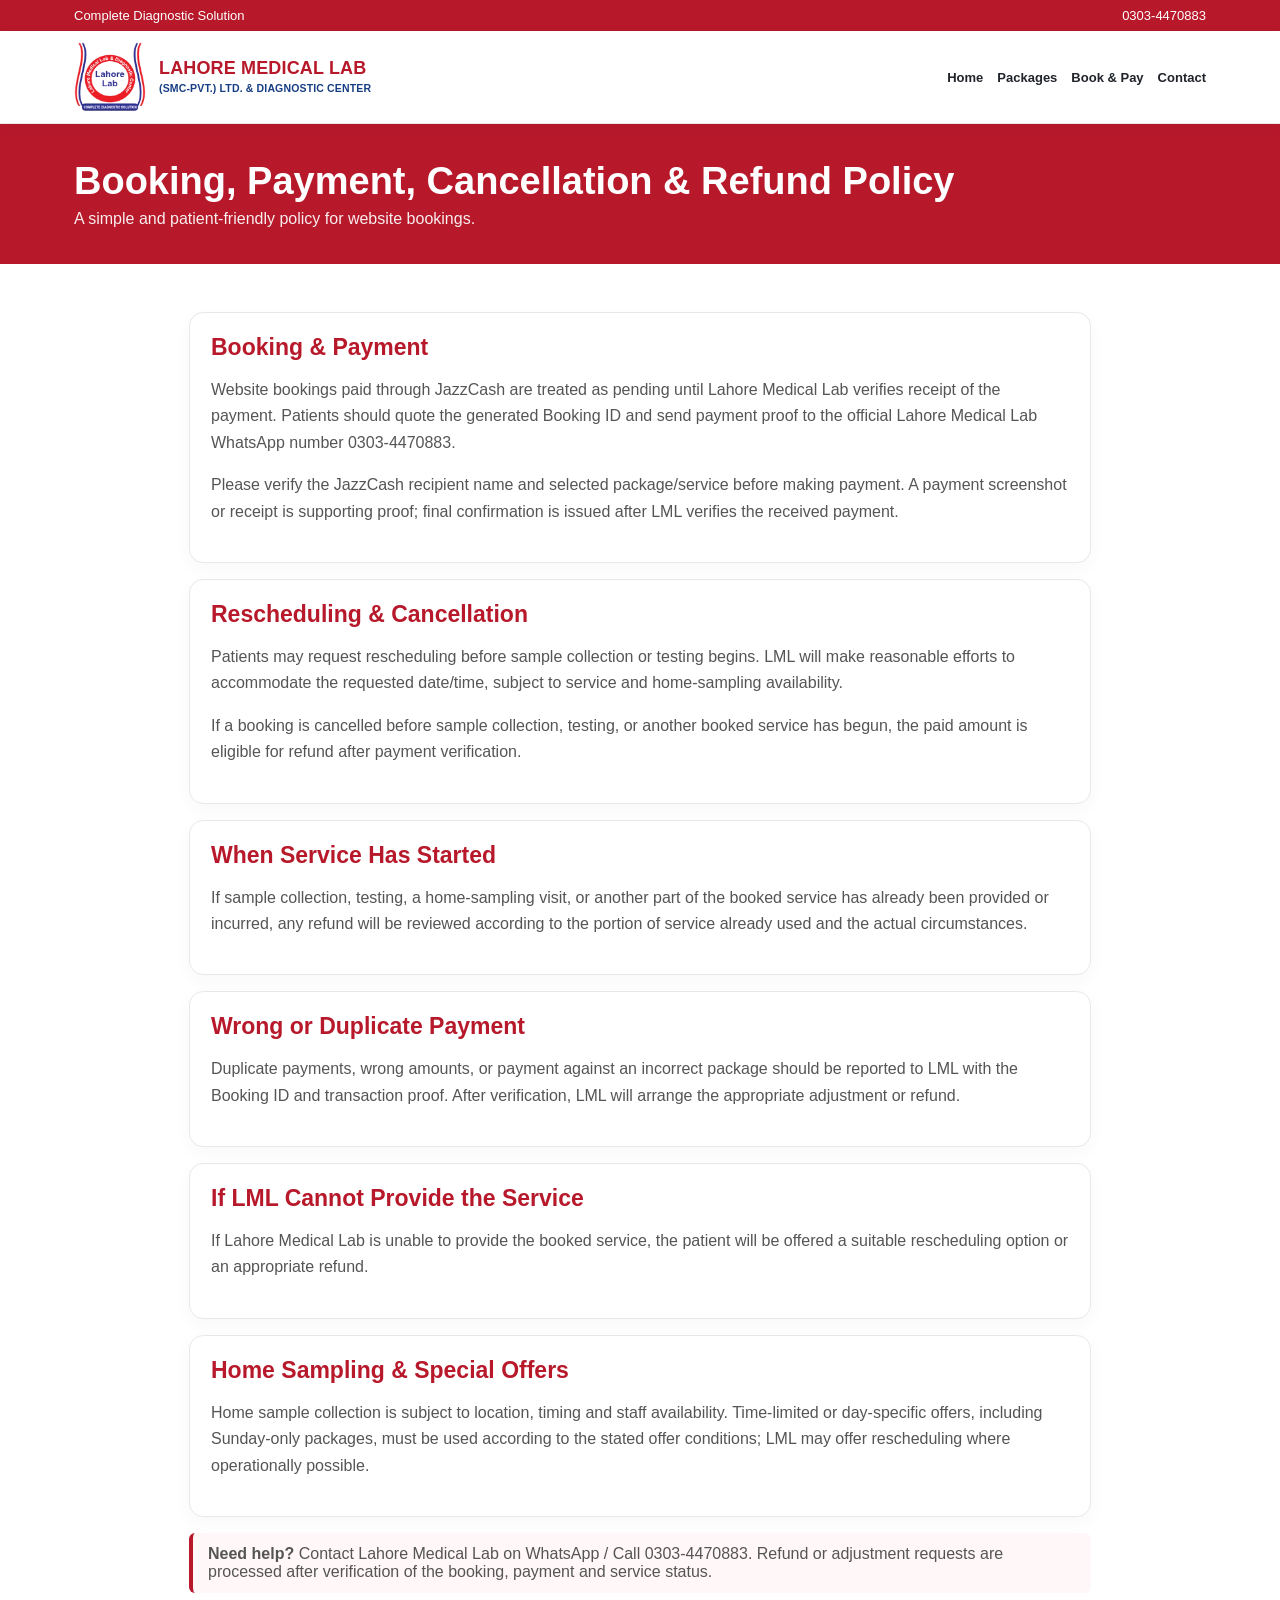
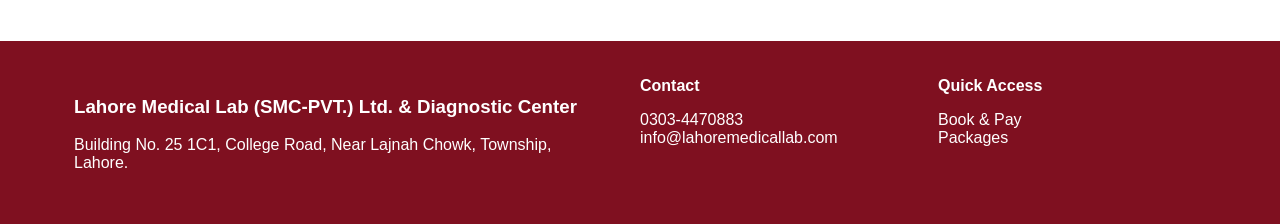
<file: payment-policy.html>
<!doctype html>
<html lang="en">
  <head>
    <meta charset="utf-8" />
    <meta name="viewport" content="width=device-width,initial-scale=1" />
    <meta
      name="description"
      content="Lahore Medical Lab booking, payment, cancellation and refund policy."
    />
    <title>Booking & Payment Policy | Lahore Medical Lab</title>
    <link rel="stylesheet" href="assets/style.css" />
  </head>
  <body>
    <div class="top">
      <div class="wrap">
        <span>Complete Diagnostic Solution</span
        ><span><a href="tel:+923034470883">0303-4470883</a></span>
      </div>
    </div>
    <header class="head">
      <div class="wrap nav">
        <a class="brand" href="index.html"
          ><img
            src="assets/logo-official.webp"
            alt="Lahore Medical Lab official logo"
          /><span class="brandText"
            >LAHORE MEDICAL LAB<small
              >(SMC-PVT.) LTD. &amp; DIAGNOSTIC CENTER</small
            ></span
          ></a
        >
        <nav class="links">
          <a href="index.html">Home</a><a href="packages.html">Packages</a
          ><a href="booking.html">Book & Pay</a
          ><a href="contact.html">Contact</a>
        </nav>
      </div>
    </header>
    <section class="pageHero">
      <div class="wrap">
        <h1>Booking, Payment, Cancellation &amp; Refund Policy</h1>
        <p>A simple and patient-friendly policy for website bookings.</p>
      </div>
    </section>
    <section class="section">
      <div class="wrap policyPage">
        <div class="card">
          <h2>Booking &amp; Payment</h2>
          <p>
            Website bookings paid through JazzCash are treated as pending until
            Lahore Medical Lab verifies receipt of the payment. Patients should
            quote the generated Booking ID and send payment proof to the
            official Lahore Medical Lab WhatsApp number 0303-4470883.
          </p>
          <p>
            Please verify the JazzCash recipient name and selected
            package/service before making payment. A payment screenshot or
            receipt is supporting proof; final confirmation is issued after LML
            verifies the received payment.
          </p>
        </div>
        <div class="card">
          <h2>Rescheduling &amp; Cancellation</h2>
          <p>
            Patients may request rescheduling before sample collection or
            testing begins. LML will make reasonable efforts to accommodate the
            requested date/time, subject to service and home-sampling
            availability.
          </p>
          <p>
            If a booking is cancelled before sample collection, testing, or
            another booked service has begun, the paid amount is eligible for
            refund after payment verification.
          </p>
        </div>
        <div class="card">
          <h2>When Service Has Started</h2>
          <p>
            If sample collection, testing, a home-sampling visit, or another
            part of the booked service has already been provided or incurred,
            any refund will be reviewed according to the portion of service
            already used and the actual circumstances.
          </p>
        </div>
        <div class="card">
          <h2>Wrong or Duplicate Payment</h2>
          <p>
            Duplicate payments, wrong amounts, or payment against an incorrect
            package should be reported to LML with the Booking ID and
            transaction proof. After verification, LML will arrange the
            appropriate adjustment or refund.
          </p>
        </div>
        <div class="card">
          <h2>If LML Cannot Provide the Service</h2>
          <p>
            If Lahore Medical Lab is unable to provide the booked service, the
            patient will be offered a suitable rescheduling option or an
            appropriate refund.
          </p>
        </div>
        <div class="card">
          <h2>Home Sampling &amp; Special Offers</h2>
          <p>
            Home sample collection is subject to location, timing and staff
            availability. Time-limited or day-specific offers, including
            Sunday-only packages, must be used according to the stated offer
            conditions; LML may offer rescheduling where operationally possible.
          </p>
        </div>
        <div class="notice">
          <b>Need help?</b> Contact Lahore Medical Lab on WhatsApp / Call
          <a href="tel:+923034470883">0303-4470883</a>. Refund or adjustment
          requests are processed after verification of the booking, payment and
          service status.
        </div>
      </div>
    </section>
    <footer class="footer">
      <div class="wrap footerGrid">
        <div>
          <h3>Lahore Medical Lab (SMC-PVT.) Ltd. &amp; Diagnostic Center</h3>
          <p>
            Building No. 25 1C1, College Road, Near Lajnah Chowk, Township,
            Lahore.
          </p>
        </div>
        <div>
          <b>Contact</b>
          <p>0303-4470883<br />info@lahoremedicallab.com</p>
        </div>
        <div>
          <b>Quick Access</b>
          <p>
            <a href="booking.html">Book & Pay</a><br /><a href="packages.html"
              >Packages</a
            >
          </p>
        </div>
      </div>
    </footer>
  </body>
</html>
</file>
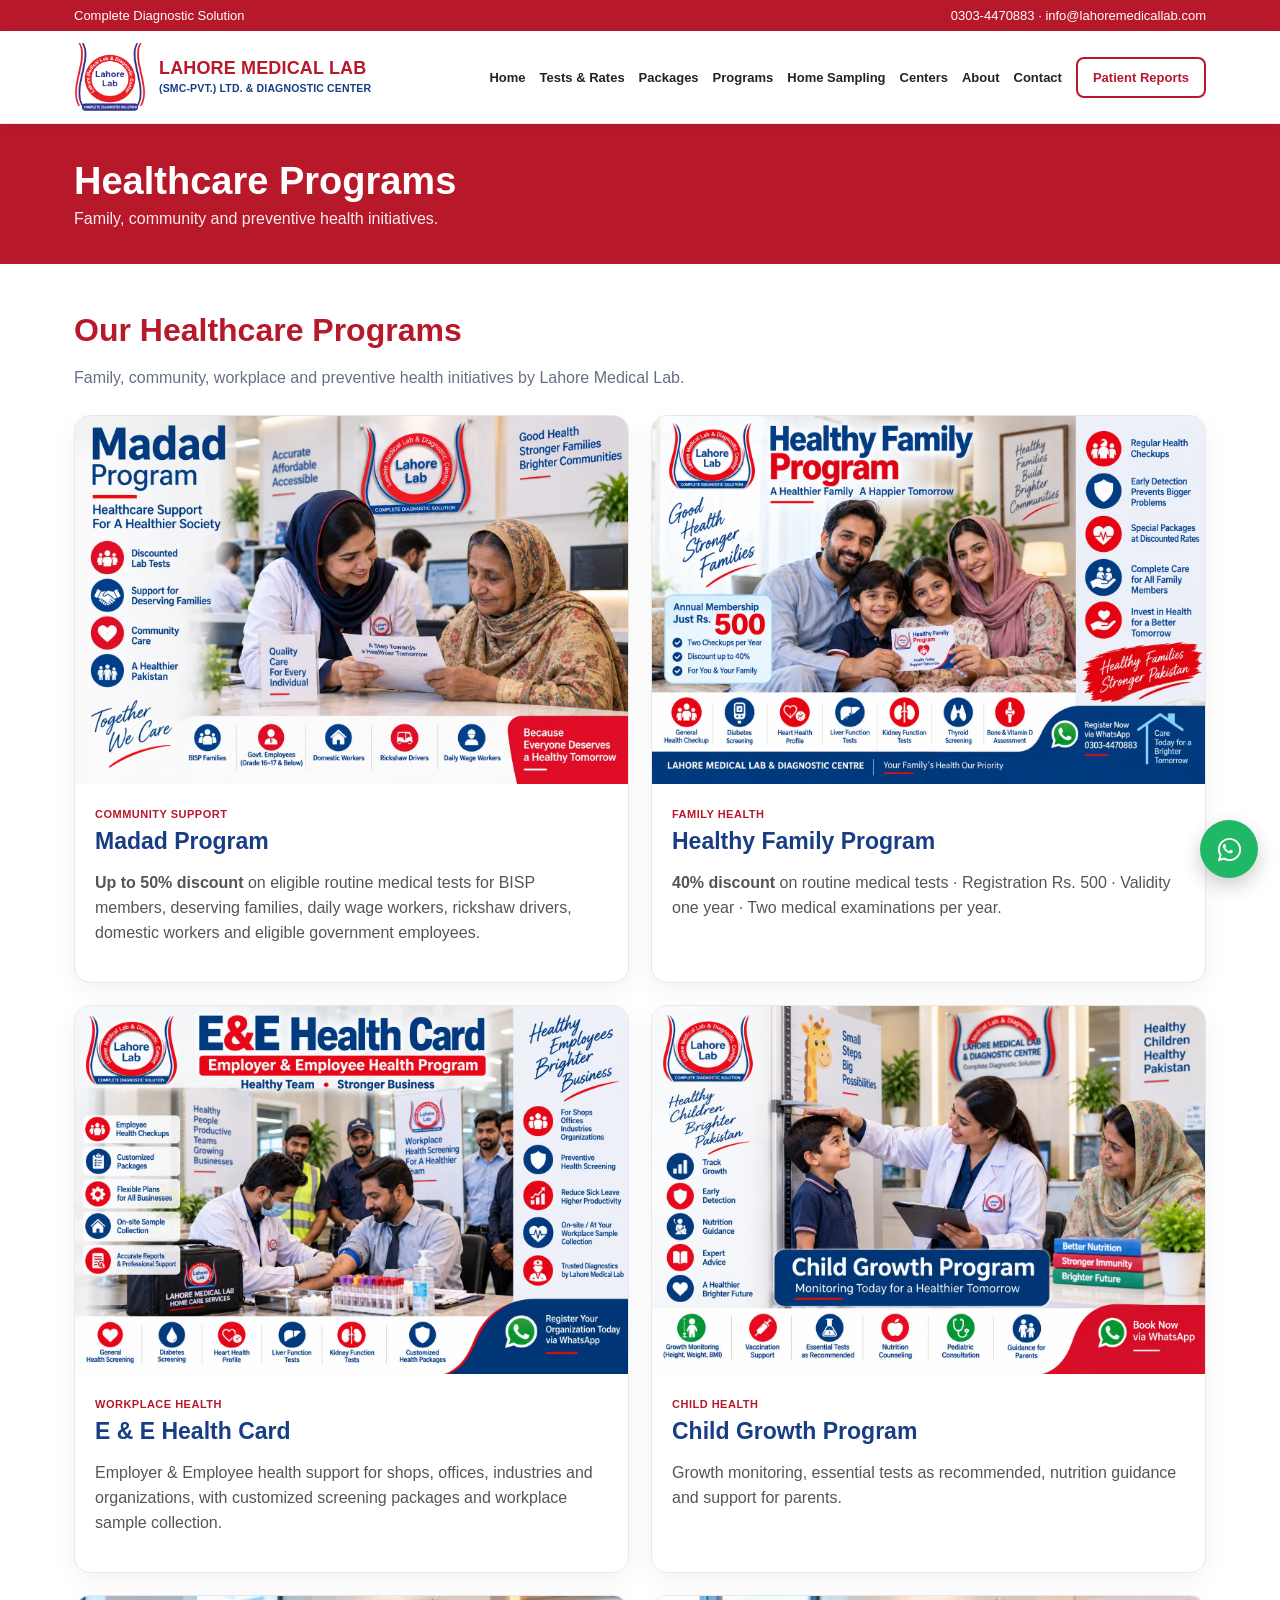
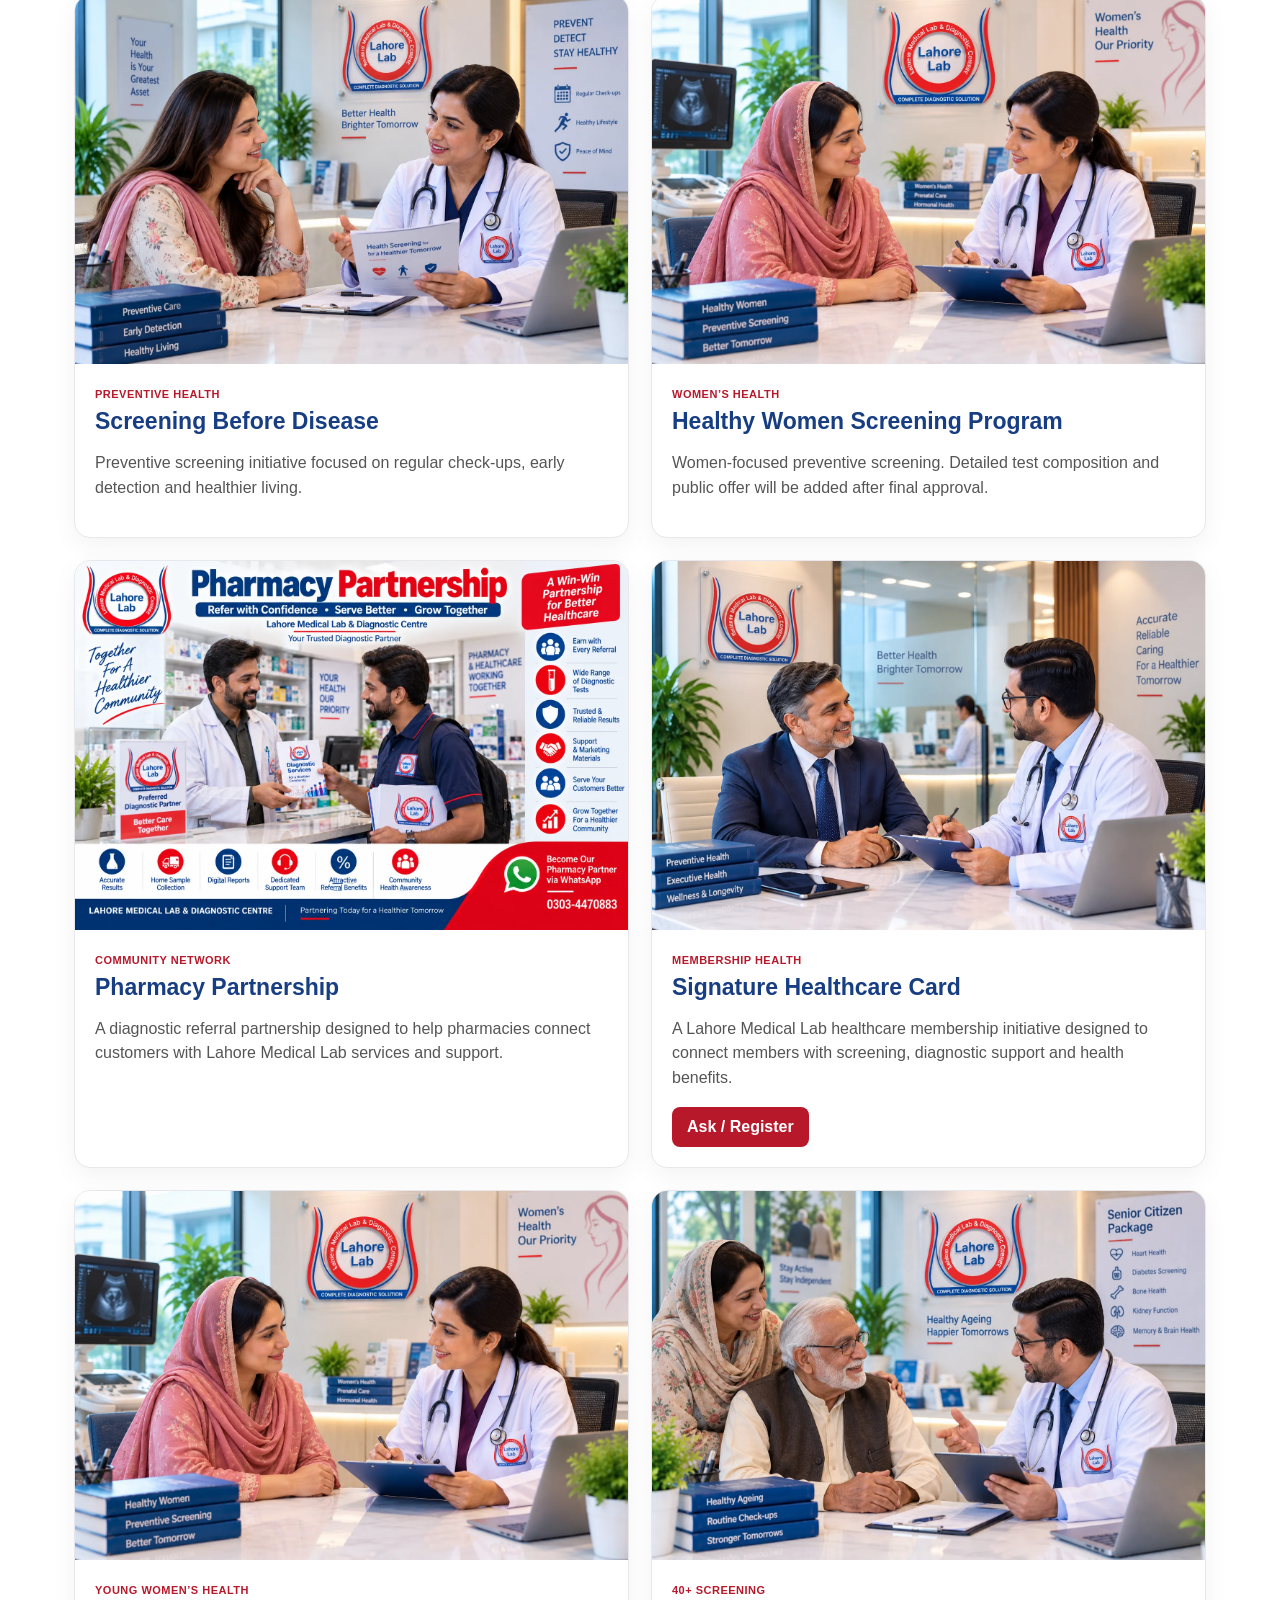
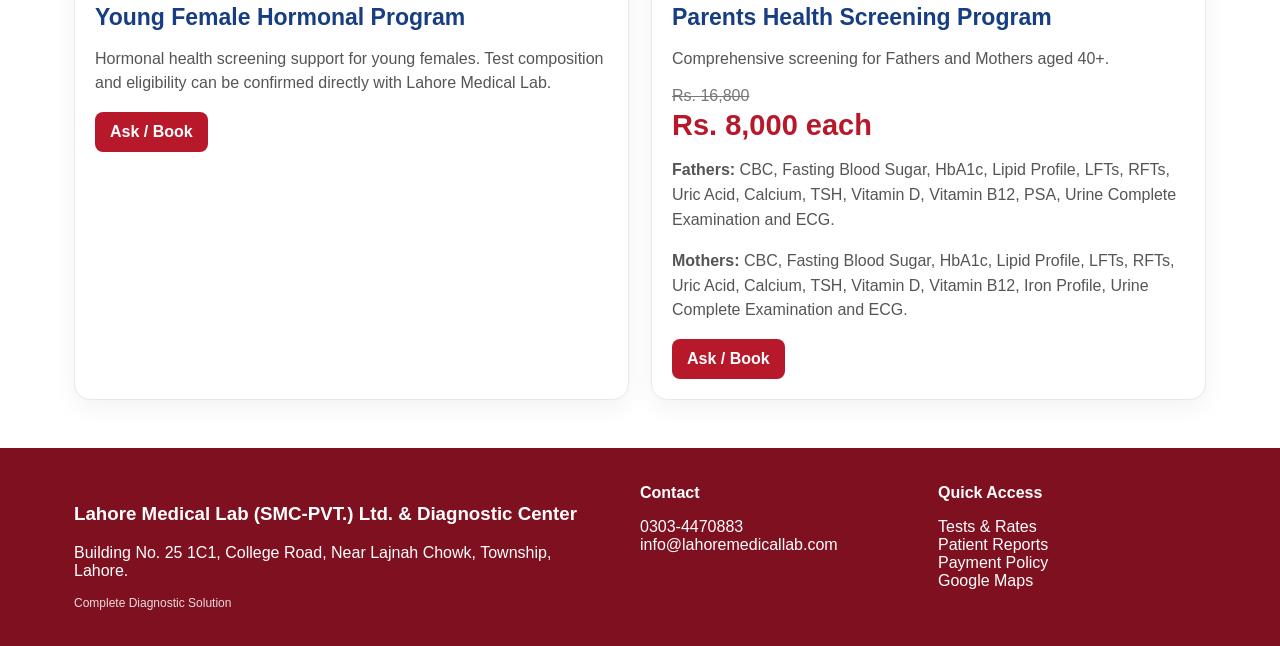
<file: programs.html>
<!doctype html>
<html lang="en">
  <head>
    <meta charset="utf-8" />
    <meta name="viewport" content="width=device-width,initial-scale=1" />
    <meta
      name="description"
      content="Lahore Medical Lab healthcare programs for families, communities, parents and workplaces."
    />
    <title>Healthcare Programs | Lahore Medical Lab</title>
    <link rel="stylesheet" href="assets/style.css" />
  </head>
  <body>
    <div class="top">
      <div class="wrap">
        <span>Complete Diagnostic Solution</span
        ><span
          ><a href="tel:+923034470883">0303-4470883</a> ·
          <a href="mailto:info@lahoremedicallab.com"
            >info@lahoremedicallab.com</a
          ></span
        >
      </div>
    </div>
    <header class="head">
      <div class="wrap nav">
        <a class="brand" href="index.html"
          ><img
            src="assets/logo-official.webp"
            alt="Lahore Medical Lab official logo"
          /><span class="brandText"
            >LAHORE MEDICAL LAB<small
              >(SMC-PVT.) LTD. &amp; DIAGNOSTIC CENTER</small
            ></span
          ></a
        ><button
          class="menuBtn"
          aria-label="Open menu"
          onclick="document.querySelector('.links').classList.toggle('open')"
        >
          ☰
        </button>
        <nav class="links">
          <a href="index.html">Home</a><a href="tests.html">Tests &amp; Rates</a
          ><a href="packages.html">Packages</a
          ><a href="programs.html">Programs</a
          ><a href="sampling.html">Home Sampling</a
          ><a href="centers.html">Centers</a><a href="about.html">About</a
          ><a href="contact.html">Contact</a
          ><a class="btn outline" href="reports.html">Patient Reports</a>
        </nav>
      </div>
    </header>
    <section class="pageHero">
      <div class="wrap">
        <h1>Healthcare Programs</h1>
        <p>Family, community and preventive health initiatives.</p>
      </div>
    </section>
    <section class="section">
      <div class="wrap">
        <h2>Our Healthcare Programs</h2>
        <p class="lead">
          Family, community, workplace and preventive health initiatives by
          Lahore Medical Lab.
        </p>
        <div class="programGallery">
          <div class="programFeature">
            <img src="assets/images/madad-program.webp" alt="Madad Program" />
            <div class="body">
              <span class="programTag">Community Support</span>
              <h3>Madad Program</h3>
              <p>
                <b>Up to 50% discount</b> on eligible routine medical tests for
                BISP members, deserving families, daily wage workers, rickshaw
                drivers, domestic workers and eligible government employees.
              </p>
            </div>
          </div>
          <div class="programFeature">
            <img
              src="assets/images/healthy-family-program-poster.webp"
              alt="Healthy Family Program"
            />
            <div class="body">
              <span class="programTag">Family Health</span>
              <h3>Healthy Family Program</h3>
              <p>
                <b>40% discount</b> on routine medical tests · Registration Rs.
                500 · Validity one year · Two medical examinations per year.
              </p>
            </div>
          </div>
          <div class="programFeature">
            <img
              src="assets/images/ee-health-card.webp"
              alt="Employer and Employee Health Program"
            />
            <div class="body">
              <span class="programTag">Workplace Health</span>
              <h3>E &amp; E Health Card</h3>
              <p>
                Employer &amp; Employee health support for shops, offices,
                industries and organizations, with customized screening packages
                and workplace sample collection.
              </p>
            </div>
          </div>
          <div class="programFeature">
            <img
              src="assets/images/child-growth-program.webp"
              alt="Child Growth Program"
            />
            <div class="body">
              <span class="programTag">Child Health</span>
              <h3>Child Growth Program</h3>
              <p>
                Growth monitoring, essential tests as recommended, nutrition
                guidance and support for parents.
              </p>
            </div>
          </div>
          <div class="programFeature">
            <img
              src="assets/images/preventive-screening.webp"
              alt="Preventive health screening"
            />
            <div class="body">
              <span class="programTag">Preventive Health</span>
              <h3>Screening Before Disease</h3>
              <p>
                Preventive screening initiative focused on regular check-ups,
                early detection and healthier living.
              </p>
            </div>
          </div>
          <div class="programFeature">
            <img
              src="assets/images/womens-health.webp"
              alt="Women's health screening"
            />
            <div class="body">
              <span class="programTag">Women’s Health</span>
              <h3>Healthy Women Screening Program</h3>
              <p>
                Women-focused preventive screening. Detailed test composition
                and public offer will be added after final approval.
              </p>
            </div>
          </div>
          <div class="programFeature">
            <img
              src="assets/images/pharmacy-partnership.webp"
              alt="Pharmacy Partnership"
            />
            <div class="body">
              <span class="programTag">Community Network</span>
              <h3>Pharmacy Partnership</h3>
              <p>
                A diagnostic referral partnership designed to help pharmacies
                connect customers with Lahore Medical Lab services and support.
              </p>
            </div>
          </div>
          <div class="programFeature">
            <img
              src="assets/images/executive-health.webp"
              alt="Signature Healthcare Card membership health program"
            />
            <div class="body">
              <span class="programTag">Membership Health</span>
              <h3>Signature Healthcare Card</h3>
              <p>
                A Lahore Medical Lab healthcare membership initiative designed
                to connect members with screening, diagnostic support and health
                benefits.
              </p>
              <a
                class="btn red"
                target="_blank"
                href="https://wa.me/923034470883?text=I%20want%20information%20about%20the%20Signature%20Healthcare%20Card."
                >Ask / Register</a
              >
            </div>
          </div>
          <div class="programFeature">
            <img
              src="assets/images/womens-health.webp"
              alt="Young Female Hormonal Program"
            />
            <div class="body">
              <span class="programTag">Young Women’s Health</span>
              <h3>Young Female Hormonal Program</h3>
              <p>
                Hormonal health screening support for young females. Test
                composition and eligibility can be confirmed directly with
                Lahore Medical Lab.
              </p>
              <a
                class="btn red"
                target="_blank"
                href="https://wa.me/923034470883?text=I%20want%20information%20about%20the%20Young%20Female%20Hormonal%20Program."
                >Ask / Book</a
              >
            </div>
          </div>
          <div class="programFeature" id="parents">
            <img
              src="assets/images/senior-citizen-package.webp"
              alt="Parents and senior health screening"
            />
            <div class="body">
              <span class="programTag">40+ Screening</span>
              <h3>Parents Health Screening Program</h3>
              <p>Comprehensive screening for Fathers and Mothers aged 40+.</p>
              <div class="old">Rs. 16,800</div>
              <div class="price">Rs. 8,000 each</div>
              <p>
                <b>Fathers:</b> CBC, Fasting Blood Sugar, HbA1c, Lipid Profile,
                LFTs, RFTs, Uric Acid, Calcium, TSH, Vitamin D, Vitamin B12,
                PSA, Urine Complete Examination and ECG.
              </p>
              <p>
                <b>Mothers:</b> CBC, Fasting Blood Sugar, HbA1c, Lipid Profile,
                LFTs, RFTs, Uric Acid, Calcium, TSH, Vitamin D, Vitamin B12,
                Iron Profile, Urine Complete Examination and ECG.
              </p>
              <a
                class="btn red"
                target="_blank"
                href="https://wa.me/923034470883?text=I%20want%20information%20about%20the%20Parents%20Health%20Screening%20Program."
                >Ask / Book</a
              >
            </div>
          </div>
        </div>
      </div>
    </section>
    <footer class="footer">
      <div class="wrap footerGrid">
        <div>
          <h3>Lahore Medical Lab (SMC-PVT.) Ltd. &amp; Diagnostic Center</h3>
          <p>
            Building No. 25 1C1, College Road, Near Lajnah Chowk, Township,
            Lahore.
          </p>
          <div class="legal">Complete Diagnostic Solution</div>
        </div>
        <div>
          <b>Contact</b>
          <p>
            <a href="tel:+923034470883">0303-4470883</a><br /><a
              href="mailto:info@lahoremedicallab.com"
              >info@lahoremedicallab.com</a
            >
          </p>
        </div>
        <div>
          <b>Quick Access</b>
          <p>
            <a href="tests.html">Tests &amp; Rates</a><br /><a
              href="reports.html"
              >Patient Reports</a
            ><br /><a href="payment-policy.html">Payment Policy</a><br /><a
              target="_blank"
              href="https://share.google/6wC21o8BNGsZCHbC0"
              >Google Maps</a
            >
          </p>
        </div>
      </div>
    </footer>
    <a
      class="float"
      aria-label="WhatsApp Lahore Medical Lab"
      target="_blank"
      href="https://wa.me/923034470883?text=Hello%20Lahore%20Medical%20Lab%2C%20I%20need%20assistance."
      ><svg viewBox="0 0 32 32" aria-hidden="true">
        <path
          d="M19.11 17.21c-.27-.14-1.61-.79-1.86-.88-.25-.09-.43-.14-.61.14-.18.27-.7.88-.86 1.06-.16.18-.32.2-.59.07-.27-.14-1.15-.42-2.19-1.35-.81-.72-1.36-1.62-1.52-1.89-.16-.27-.02-.42.12-.55.12-.12.27-.32.41-.48.14-.16.18-.27.27-.45.09-.18.05-.34-.02-.48-.07-.14-.61-1.47-.84-2.02-.22-.53-.45-.46-.61-.47h-.52c-.18 0-.48.07-.73.34-.25.27-.95.93-.95 2.27s.98 2.64 1.11 2.82c.14.18 1.92 2.93 4.65 4.11.65.28 1.16.45 1.56.57.66.21 1.25.18 1.72.11.52-.08 1.61-.66 1.84-1.29.23-.64.23-1.18.16-1.29-.07-.12-.25-.18-.52-.32zM16.04 3.2c-7.05 0-12.78 5.73-12.78 12.78 0 2.25.59 4.45 1.71 6.38L3.15 29l6.79-1.78a12.74 12.74 0 006.1 1.55h.01c7.05 0 12.78-5.73 12.78-12.78S23.09 3.2 16.04 3.2zm0 23.41h-.01a10.6 10.6 0 01-5.4-1.48l-.39-.23-4.03 1.06 1.08-3.93-.25-.4a10.61 10.61 0 01-1.63-5.65c0-5.86 4.77-10.63 10.64-10.63 5.86 0 10.63 4.77 10.63 10.63 0 5.86-4.77 10.63-10.64 10.63z"
        /></svg
    ></a>
  </body>
</html>
</file>
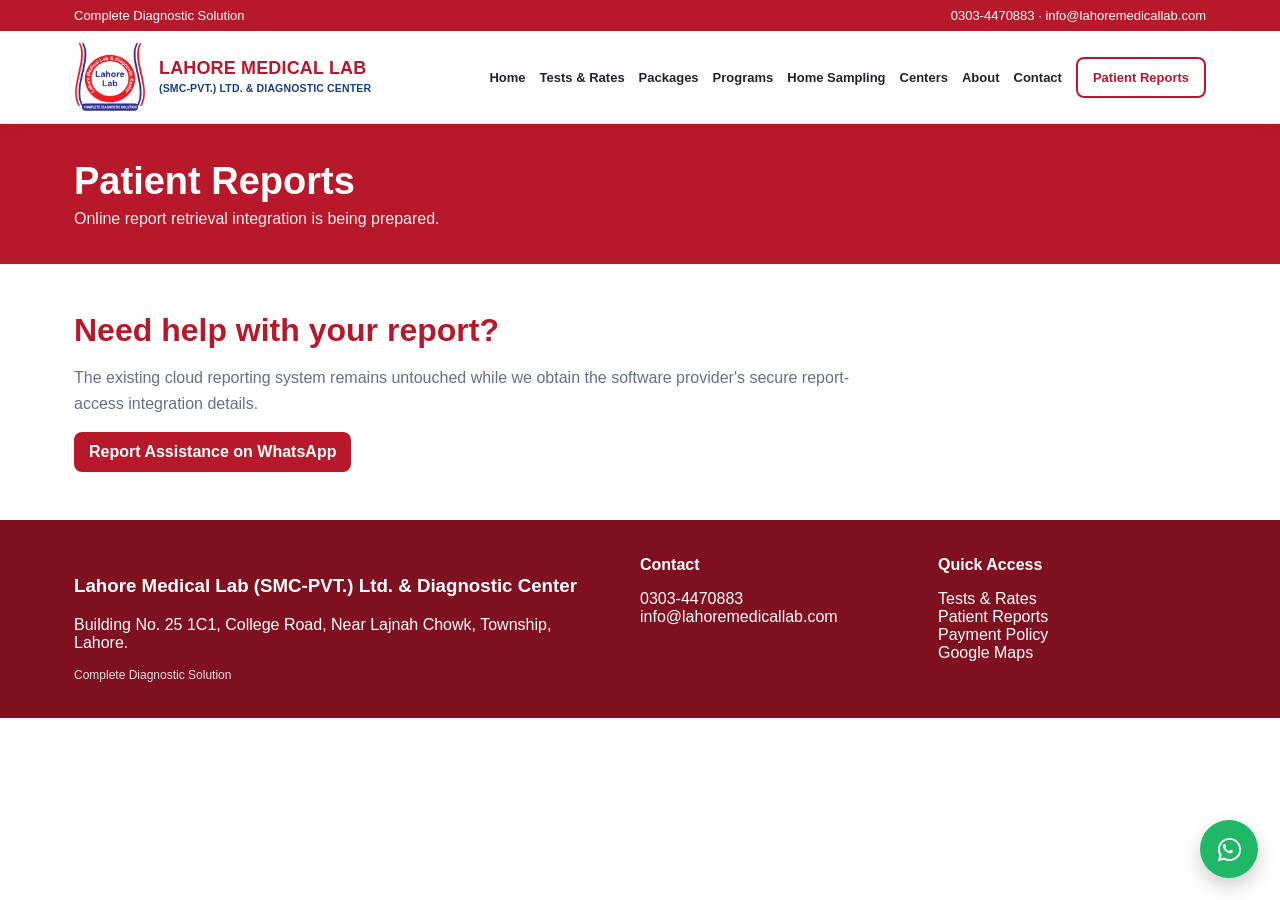
<file: reports.html>
<!doctype html>
<html lang="en">
  <head>
    <meta charset="utf-8" />
    <meta name="viewport" content="width=device-width,initial-scale=1" />
    <meta
      name="description"
      content="Patient report access and assistance for Lahore Medical Lab."
    />
    <title>Patient Reports | Lahore Medical Lab</title>
    <link rel="stylesheet" href="assets/style.css" />
  </head>
  <body>
    <div class="top">
      <div class="wrap">
        <span>Complete Diagnostic Solution</span
        ><span
          ><a href="tel:+923034470883">0303-4470883</a> ·
          <a href="mailto:info@lahoremedicallab.com"
            >info@lahoremedicallab.com</a
          ></span
        >
      </div>
    </div>
    <header class="head">
      <div class="wrap nav">
        <a class="brand" href="index.html"
          ><img
            src="assets/logo-official.webp"
            alt="Lahore Medical Lab official logo"
          /><span class="brandText"
            >LAHORE MEDICAL LAB<small
              >(SMC-PVT.) LTD. &amp; DIAGNOSTIC CENTER</small
            ></span
          ></a
        ><button
          class="menuBtn"
          aria-label="Open menu"
          onclick="document.querySelector('.links').classList.toggle('open')"
        >
          ☰
        </button>
        <nav class="links">
          <a href="index.html">Home</a><a href="tests.html">Tests &amp; Rates</a
          ><a href="packages.html">Packages</a
          ><a href="programs.html">Programs</a
          ><a href="sampling.html">Home Sampling</a
          ><a href="centers.html">Centers</a><a href="about.html">About</a
          ><a href="contact.html">Contact</a
          ><a class="btn outline" href="reports.html">Patient Reports</a>
        </nav>
      </div>
    </header>
    <section class="pageHero">
      <div class="wrap">
        <h1>Patient Reports</h1>
        <p>Online report retrieval integration is being prepared.</p>
      </div>
    </section>
    <section class="section">
      <div class="wrap">
        <h2>Need help with your report?</h2>
        <p class="lead">
          The existing cloud reporting system remains untouched while we obtain
          the software provider's secure report-access integration details.
        </p>
        <a
          class="btn red"
          target="_blank"
          href="https://wa.me/923034470883?text=I%20need%20assistance%20accessing%20my%20Lahore%20Medical%20Lab%20patient%20report."
          >Report Assistance on WhatsApp</a
        >
      </div>
    </section>
    <footer class="footer">
      <div class="wrap footerGrid">
        <div>
          <h3>Lahore Medical Lab (SMC-PVT.) Ltd. &amp; Diagnostic Center</h3>
          <p>
            Building No. 25 1C1, College Road, Near Lajnah Chowk, Township,
            Lahore.
          </p>
          <div class="legal">Complete Diagnostic Solution</div>
        </div>
        <div>
          <b>Contact</b>
          <p>
            <a href="tel:+923034470883">0303-4470883</a><br /><a
              href="mailto:info@lahoremedicallab.com"
              >info@lahoremedicallab.com</a
            >
          </p>
        </div>
        <div>
          <b>Quick Access</b>
          <p>
            <a href="tests.html">Tests &amp; Rates</a><br /><a
              href="reports.html"
              >Patient Reports</a
            ><br /><a href="payment-policy.html">Payment Policy</a><br /><a
              target="_blank"
              href="https://share.google/6wC21o8BNGsZCHbC0"
              >Google Maps</a
            >
          </p>
        </div>
      </div>
    </footer>
    <a
      class="float"
      aria-label="WhatsApp Lahore Medical Lab"
      target="_blank"
      href="https://wa.me/923034470883?text=Hello%20Lahore%20Medical%20Lab%2C%20I%20need%20assistance."
      ><svg viewBox="0 0 32 32" aria-hidden="true">
        <path
          d="M19.11 17.21c-.27-.14-1.61-.79-1.86-.88-.25-.09-.43-.14-.61.14-.18.27-.7.88-.86 1.06-.16.18-.32.2-.59.07-.27-.14-1.15-.42-2.19-1.35-.81-.72-1.36-1.62-1.52-1.89-.16-.27-.02-.42.12-.55.12-.12.27-.32.41-.48.14-.16.18-.27.27-.45.09-.18.05-.34-.02-.48-.07-.14-.61-1.47-.84-2.02-.22-.53-.45-.46-.61-.47h-.52c-.18 0-.48.07-.73.34-.25.27-.95.93-.95 2.27s.98 2.64 1.11 2.82c.14.18 1.92 2.93 4.65 4.11.65.28 1.16.45 1.56.57.66.21 1.25.18 1.72.11.52-.08 1.61-.66 1.84-1.29.23-.64.23-1.18.16-1.29-.07-.12-.25-.18-.52-.32zM16.04 3.2c-7.05 0-12.78 5.73-12.78 12.78 0 2.25.59 4.45 1.71 6.38L3.15 29l6.79-1.78a12.74 12.74 0 006.1 1.55h.01c7.05 0 12.78-5.73 12.78-12.78S23.09 3.2 16.04 3.2zm0 23.41h-.01a10.6 10.6 0 01-5.4-1.48l-.39-.23-4.03 1.06 1.08-3.93-.25-.4a10.61 10.61 0 01-1.63-5.65c0-5.86 4.77-10.63 10.64-10.63 5.86 0 10.63 4.77 10.63 10.63 0 5.86-4.77 10.63-10.64 10.63z"
        /></svg
    ></a>
  </body>
</html>
</file>
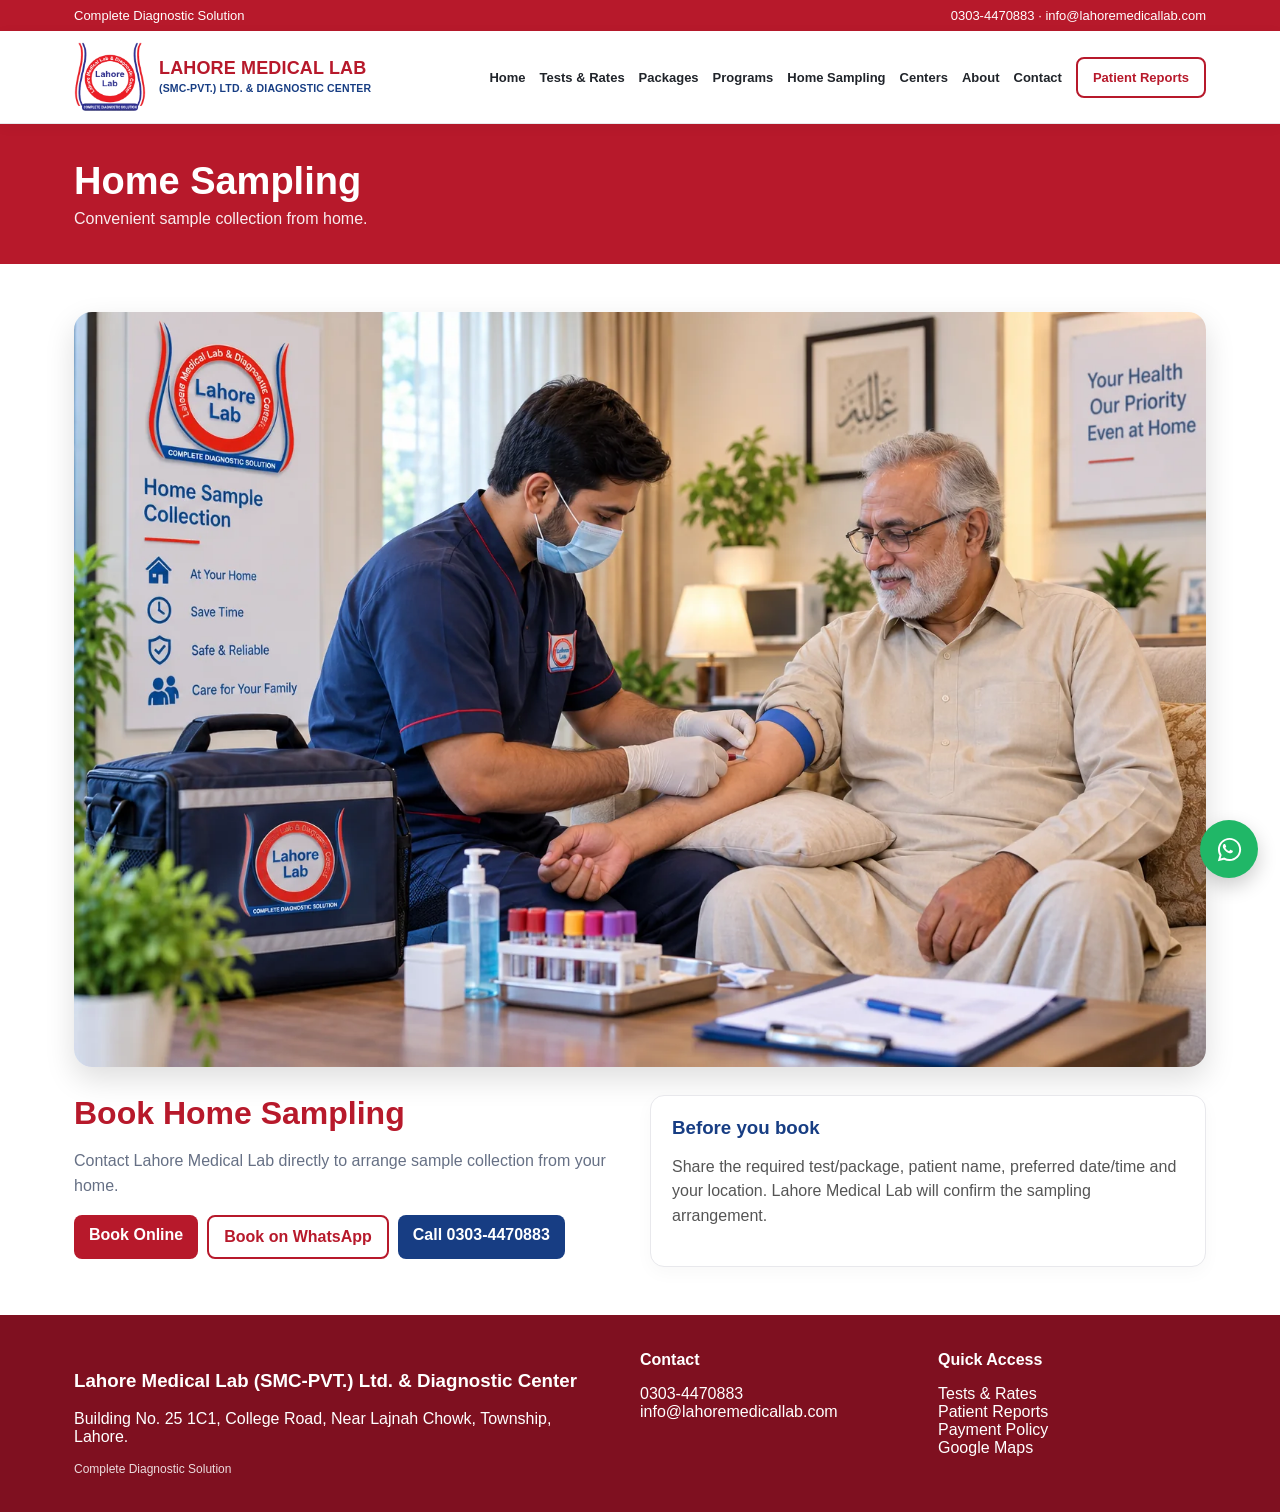
<file: sampling.html>
<!doctype html>
<html lang="en">
  <head>
    <meta charset="utf-8" />
    <meta name="viewport" content="width=device-width,initial-scale=1" />
    <meta
      name="description"
      content="Book Lahore Medical Lab home sample collection by WhatsApp or phone."
    />
    <title>Home Sampling | Lahore Medical Lab</title>
    <link rel="stylesheet" href="assets/style.css" />
  </head>
  <body>
    <div class="top">
      <div class="wrap">
        <span>Complete Diagnostic Solution</span
        ><span
          ><a href="tel:+923034470883">0303-4470883</a> ·
          <a href="mailto:info@lahoremedicallab.com"
            >info@lahoremedicallab.com</a
          ></span
        >
      </div>
    </div>
    <header class="head">
      <div class="wrap nav">
        <a class="brand" href="index.html"
          ><img
            src="assets/logo-official.webp"
            alt="Lahore Medical Lab official logo"
          /><span class="brandText"
            >LAHORE MEDICAL LAB<small
              >(SMC-PVT.) LTD. &amp; DIAGNOSTIC CENTER</small
            ></span
          ></a
        ><button
          class="menuBtn"
          aria-label="Open menu"
          onclick="document.querySelector('.links').classList.toggle('open')"
        >
          ☰
        </button>
        <nav class="links">
          <a href="index.html">Home</a><a href="tests.html">Tests &amp; Rates</a
          ><a href="packages.html">Packages</a
          ><a href="programs.html">Programs</a
          ><a href="sampling.html">Home Sampling</a
          ><a href="centers.html">Centers</a><a href="about.html">About</a
          ><a href="contact.html">Contact</a
          ><a class="btn outline" href="reports.html">Patient Reports</a>
        </nav>
      </div>
    </header>
    <section class="pageHero">
      <div class="wrap">
        <h1>Home Sampling</h1>
        <p>Convenient sample collection from home.</p>
      </div>
    </section>
    <section class="section">
      <div class="wrap">
        <div class="imageBand" style="margin-bottom: 28px">
          <img
            src="assets/images/home-sample-collection.webp"
            alt="Lahore Medical Lab home sample collection"
          />
        </div>
      </div>
      <div class="wrap twoCol">
        <div>
          <h2>Book Home Sampling</h2>
          <p class="lead">
            Contact Lahore Medical Lab directly to arrange sample collection
            from your home.
          </p>
          <div class="contactActions">
            <a class="btn red" href="booking.html?service=homesampling"
              >Book Online</a
            ><a
              class="btn outline"
              target="_blank"
              href="https://wa.me/923034470883?text=I%20want%20to%20book%20home%20sample%20collection."
              >Book on WhatsApp</a
            ><a class="btn blue" href="tel:+923034470883">Call 0303-4470883</a>
          </div>
        </div>
        <div class="card">
          <h3>Before you book</h3>
          <p>
            Share the required test/package, patient name, preferred date/time
            and your location. Lahore Medical Lab will confirm the sampling
            arrangement.
          </p>
        </div>
      </div>
    </section>
    <footer class="footer">
      <div class="wrap footerGrid">
        <div>
          <h3>Lahore Medical Lab (SMC-PVT.) Ltd. &amp; Diagnostic Center</h3>
          <p>
            Building No. 25 1C1, College Road, Near Lajnah Chowk, Township,
            Lahore.
          </p>
          <div class="legal">Complete Diagnostic Solution</div>
        </div>
        <div>
          <b>Contact</b>
          <p>
            <a href="tel:+923034470883">0303-4470883</a><br /><a
              href="mailto:info@lahoremedicallab.com"
              >info@lahoremedicallab.com</a
            >
          </p>
        </div>
        <div>
          <b>Quick Access</b>
          <p>
            <a href="tests.html">Tests &amp; Rates</a><br /><a
              href="reports.html"
              >Patient Reports</a
            ><br /><a href="payment-policy.html">Payment Policy</a><br /><a
              target="_blank"
              href="https://share.google/6wC21o8BNGsZCHbC0"
              >Google Maps</a
            >
          </p>
        </div>
      </div>
    </footer>
    <a
      class="float"
      aria-label="WhatsApp Lahore Medical Lab"
      target="_blank"
      href="https://wa.me/923034470883?text=Hello%20Lahore%20Medical%20Lab%2C%20I%20need%20assistance."
      ><svg viewBox="0 0 32 32" aria-hidden="true">
        <path
          d="M19.11 17.21c-.27-.14-1.61-.79-1.86-.88-.25-.09-.43-.14-.61.14-.18.27-.7.88-.86 1.06-.16.18-.32.2-.59.07-.27-.14-1.15-.42-2.19-1.35-.81-.72-1.36-1.62-1.52-1.89-.16-.27-.02-.42.12-.55.12-.12.27-.32.41-.48.14-.16.18-.27.27-.45.09-.18.05-.34-.02-.48-.07-.14-.61-1.47-.84-2.02-.22-.53-.45-.46-.61-.47h-.52c-.18 0-.48.07-.73.34-.25.27-.95.93-.95 2.27s.98 2.64 1.11 2.82c.14.18 1.92 2.93 4.65 4.11.65.28 1.16.45 1.56.57.66.21 1.25.18 1.72.11.52-.08 1.61-.66 1.84-1.29.23-.64.23-1.18.16-1.29-.07-.12-.25-.18-.52-.32zM16.04 3.2c-7.05 0-12.78 5.73-12.78 12.78 0 2.25.59 4.45 1.71 6.38L3.15 29l6.79-1.78a12.74 12.74 0 006.1 1.55h.01c7.05 0 12.78-5.73 12.78-12.78S23.09 3.2 16.04 3.2zm0 23.41h-.01a10.6 10.6 0 01-5.4-1.48l-.39-.23-4.03 1.06 1.08-3.93-.25-.4a10.61 10.61 0 01-1.63-5.65c0-5.86 4.77-10.63 10.64-10.63 5.86 0 10.63 4.77 10.63 10.63 0 5.86-4.77 10.63-10.64 10.63z"
        /></svg
    ></a>
  </body>
</html>
</file>
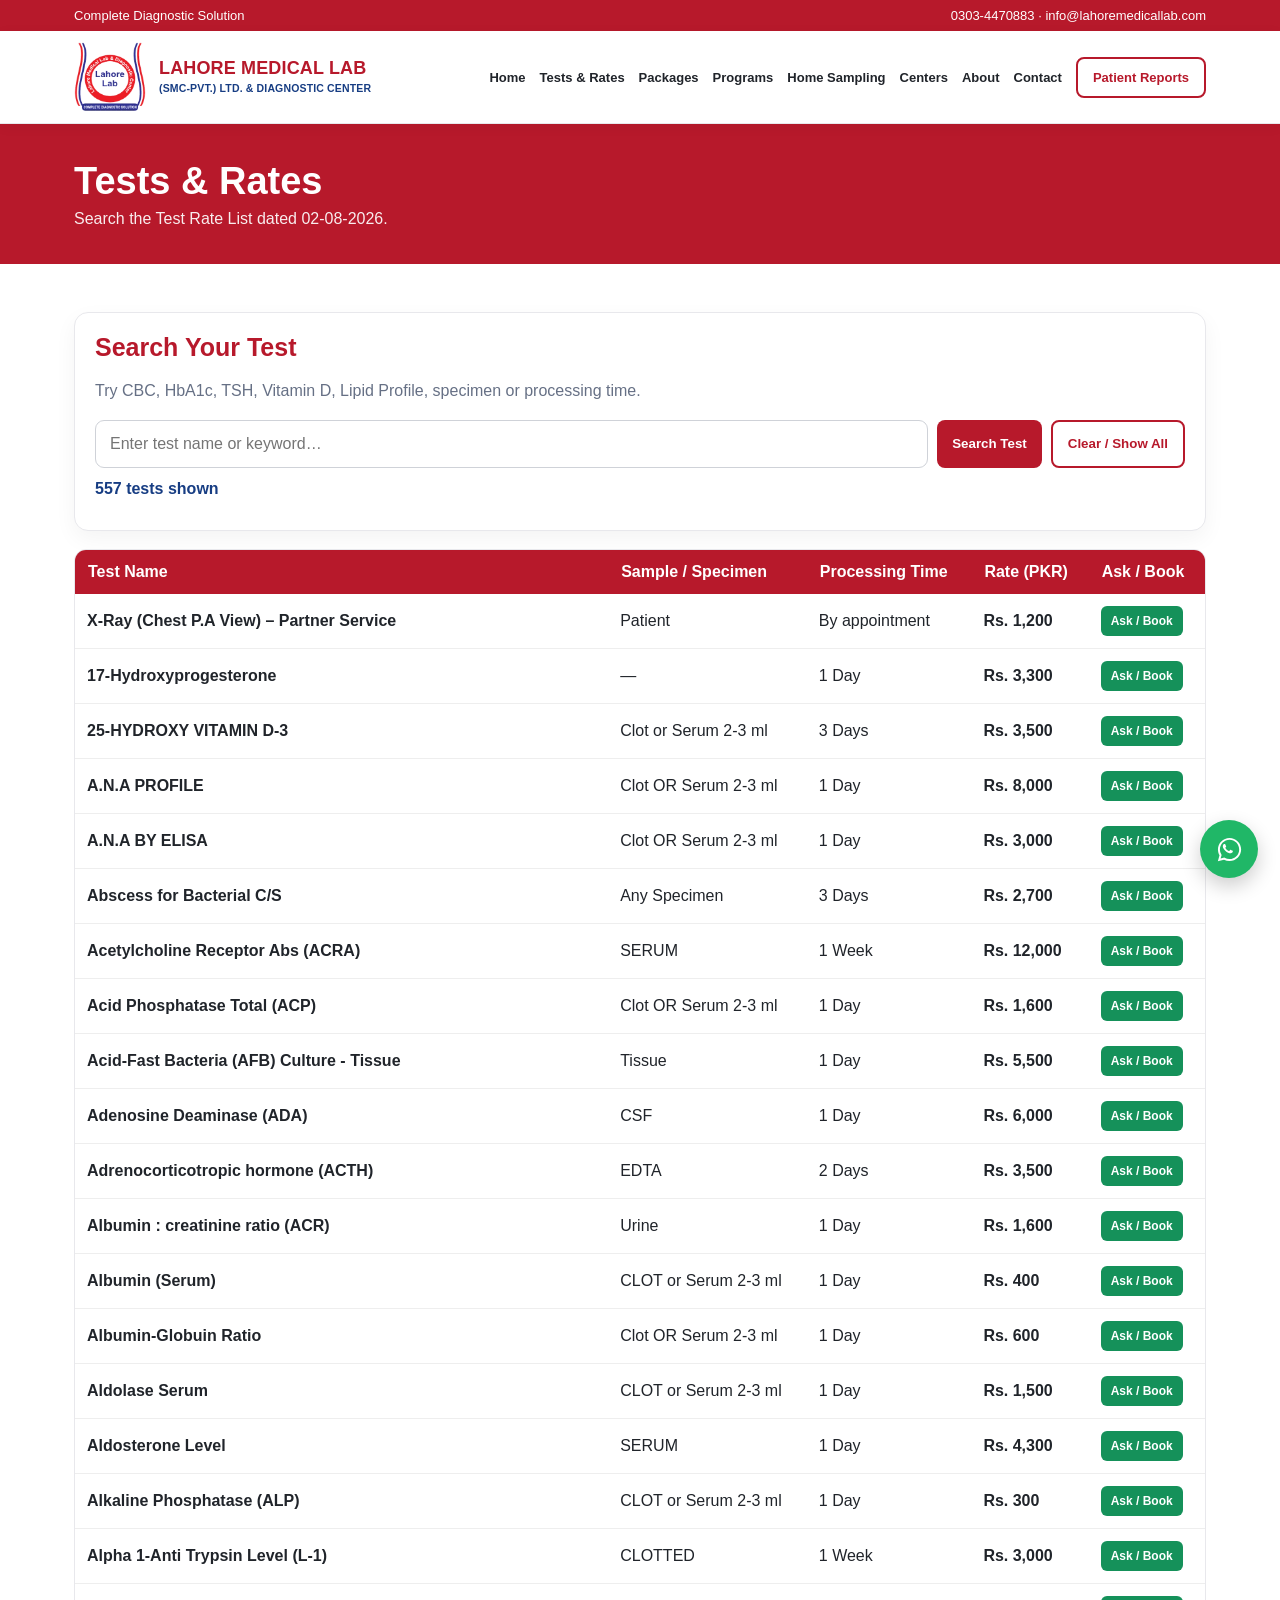
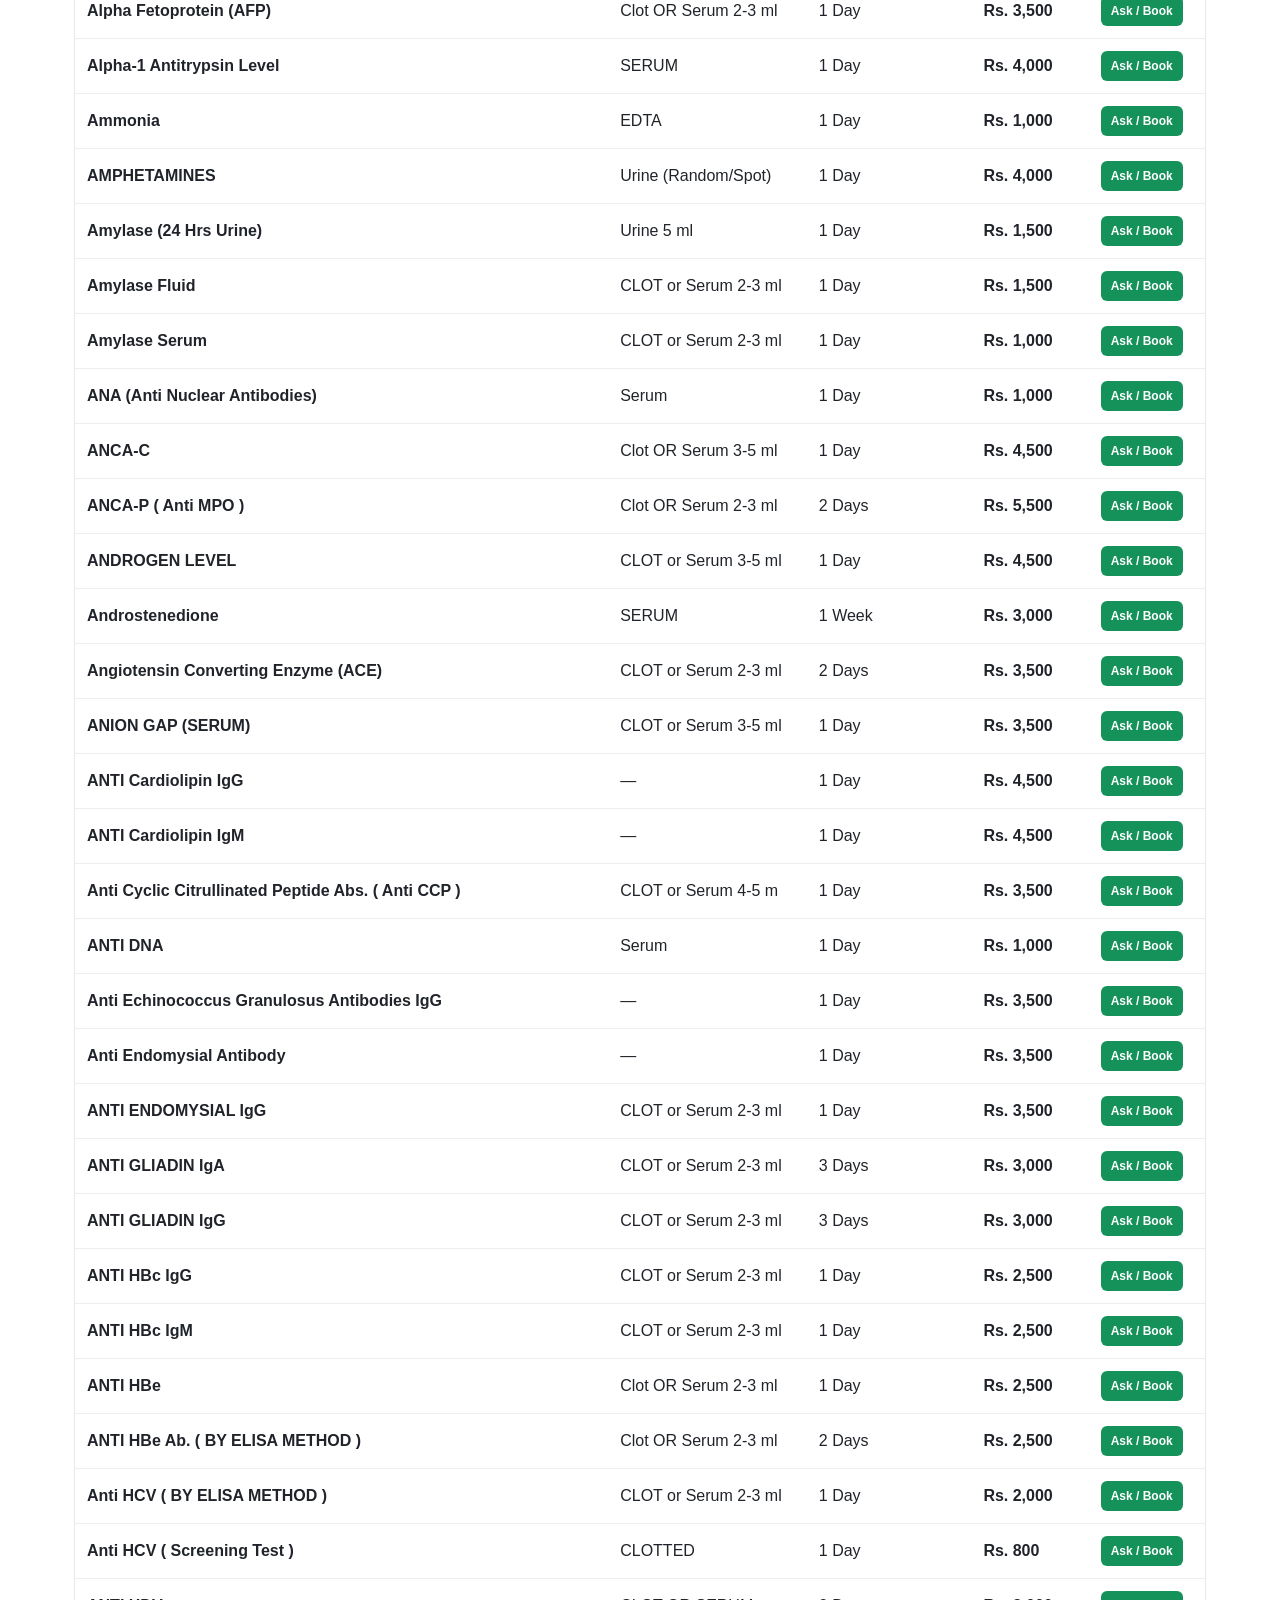
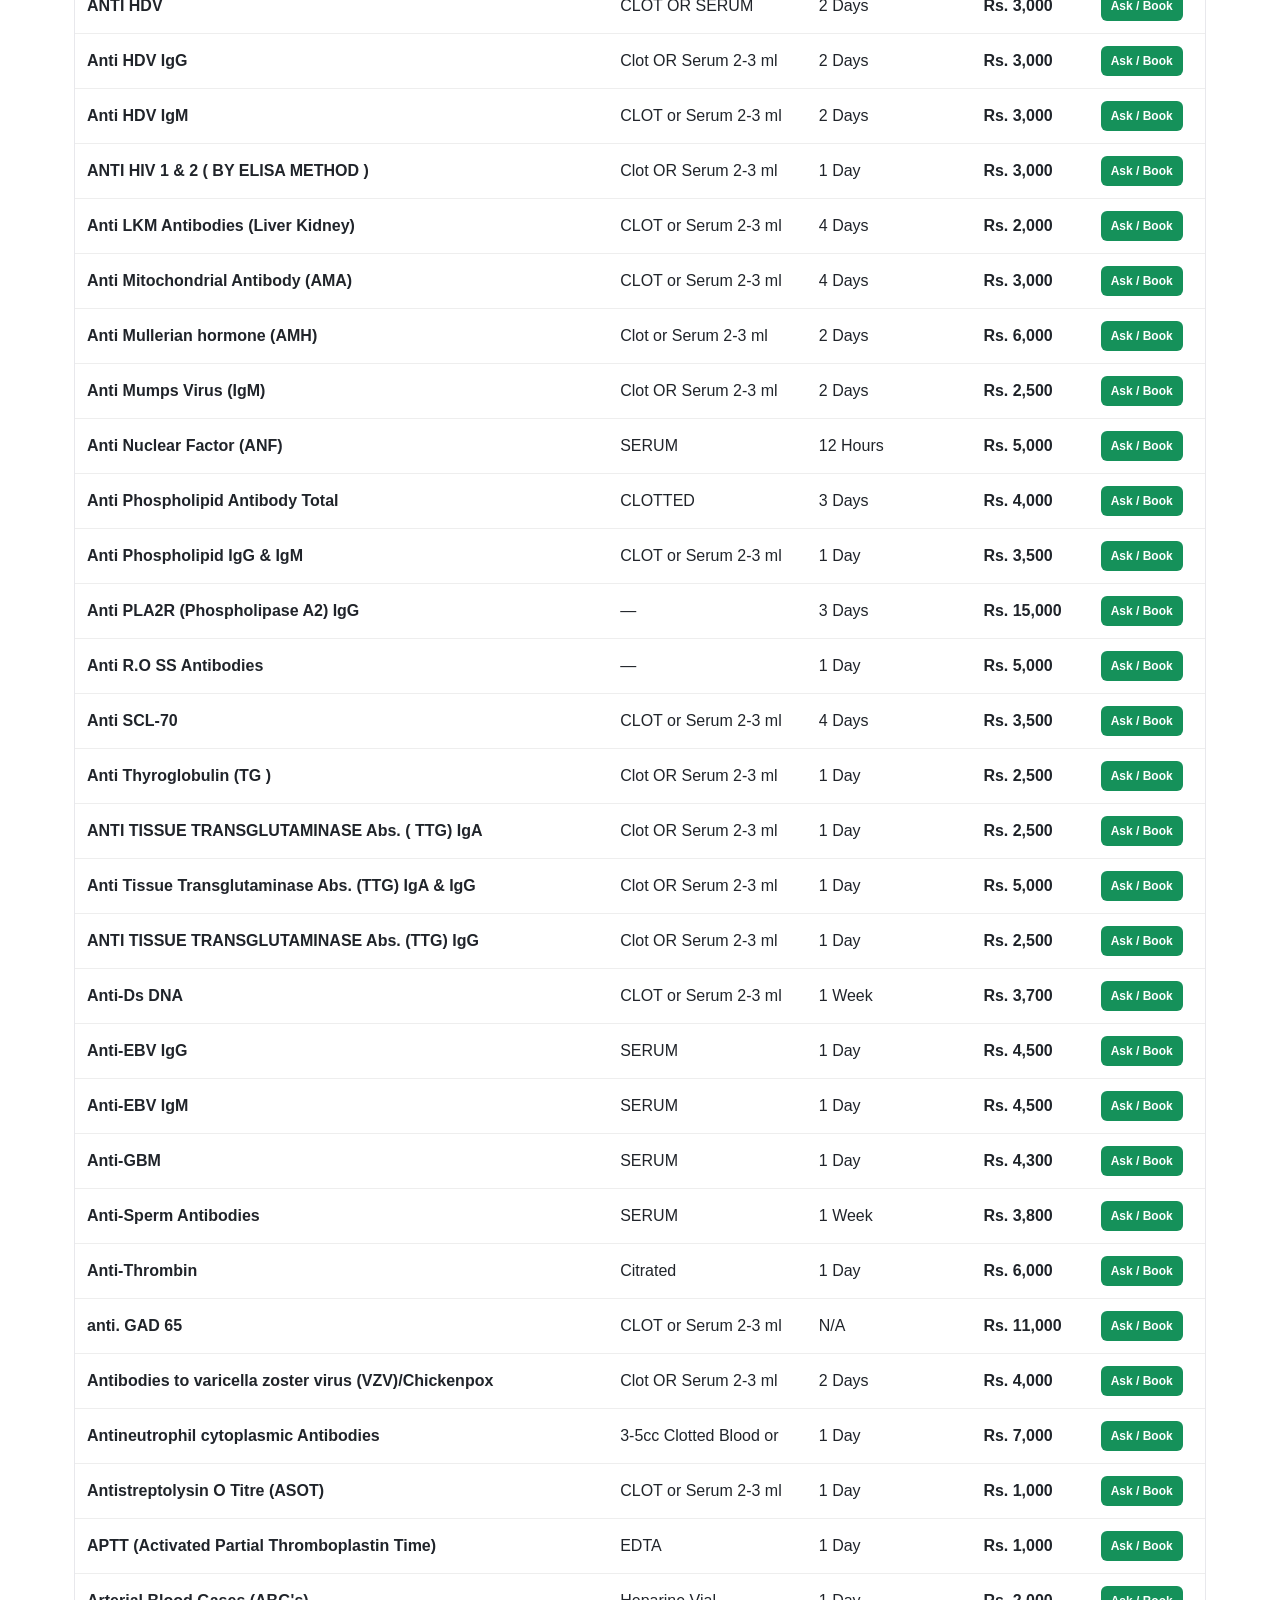
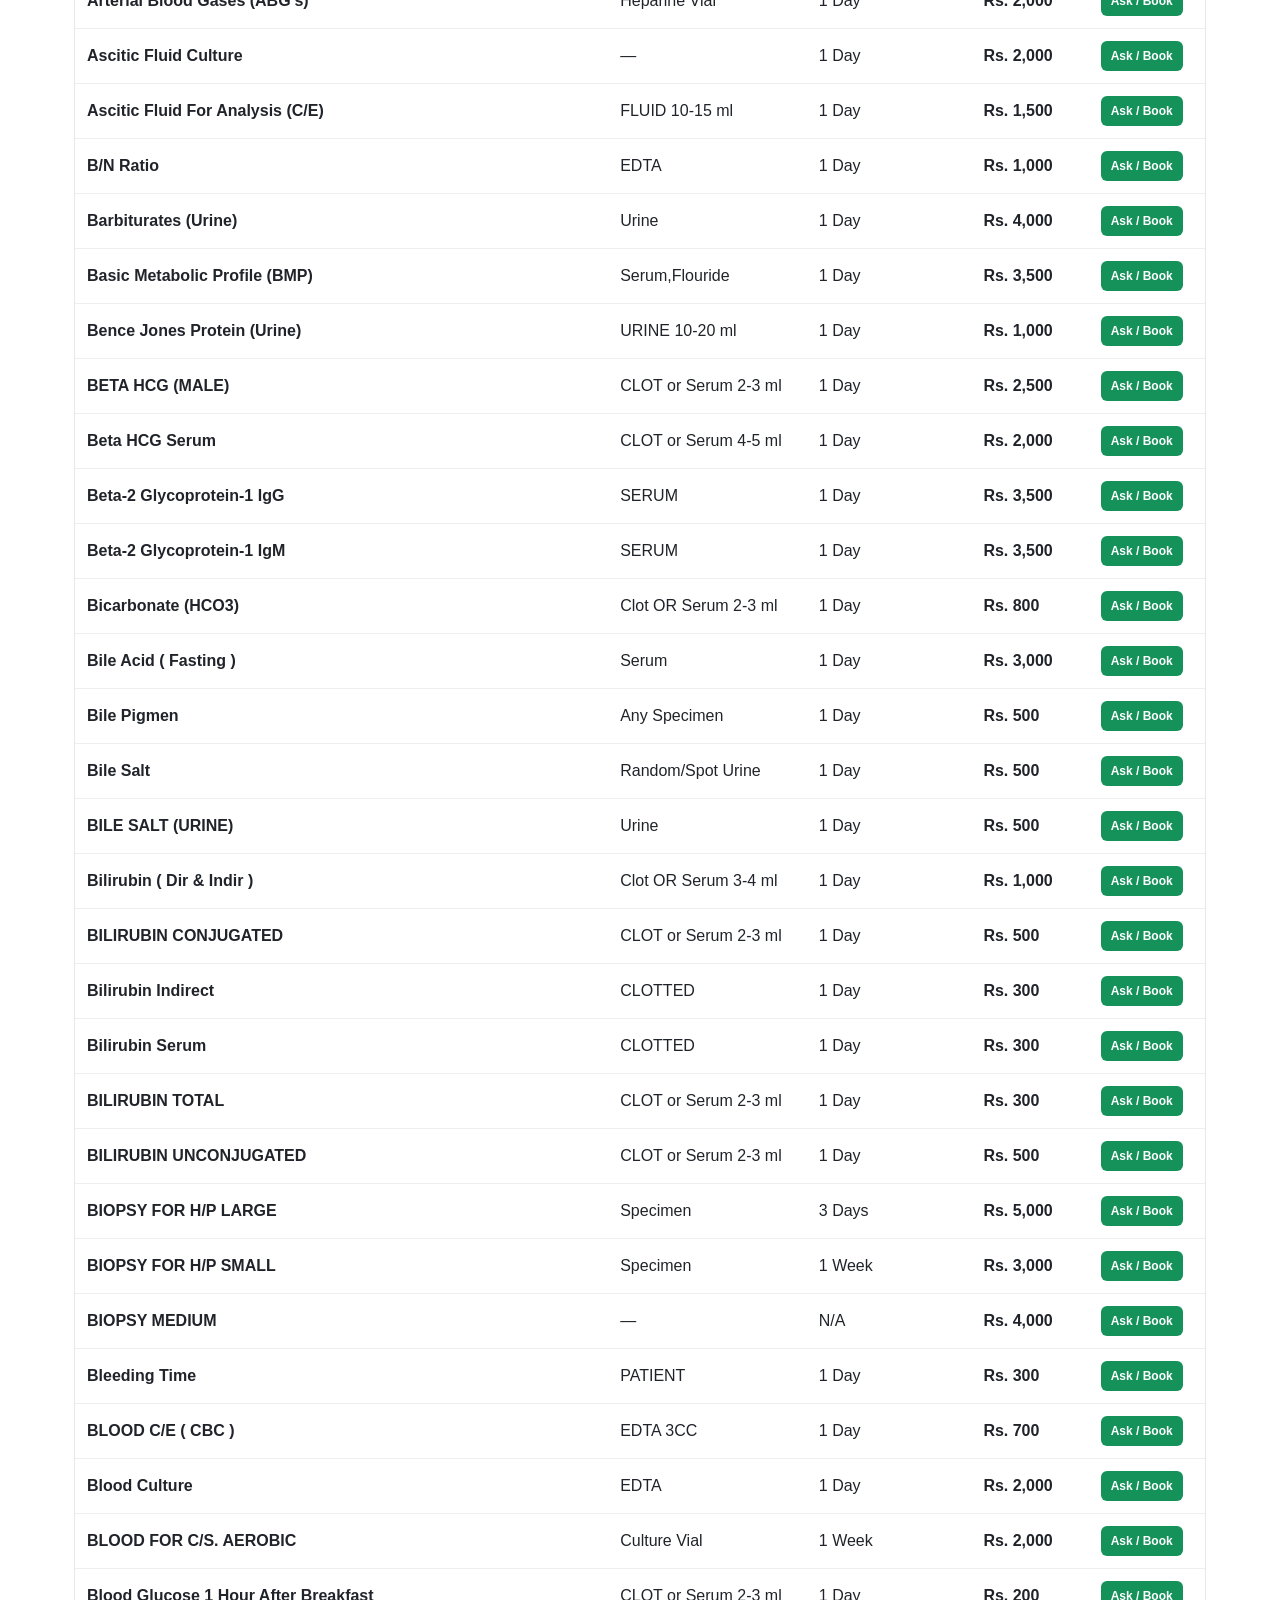
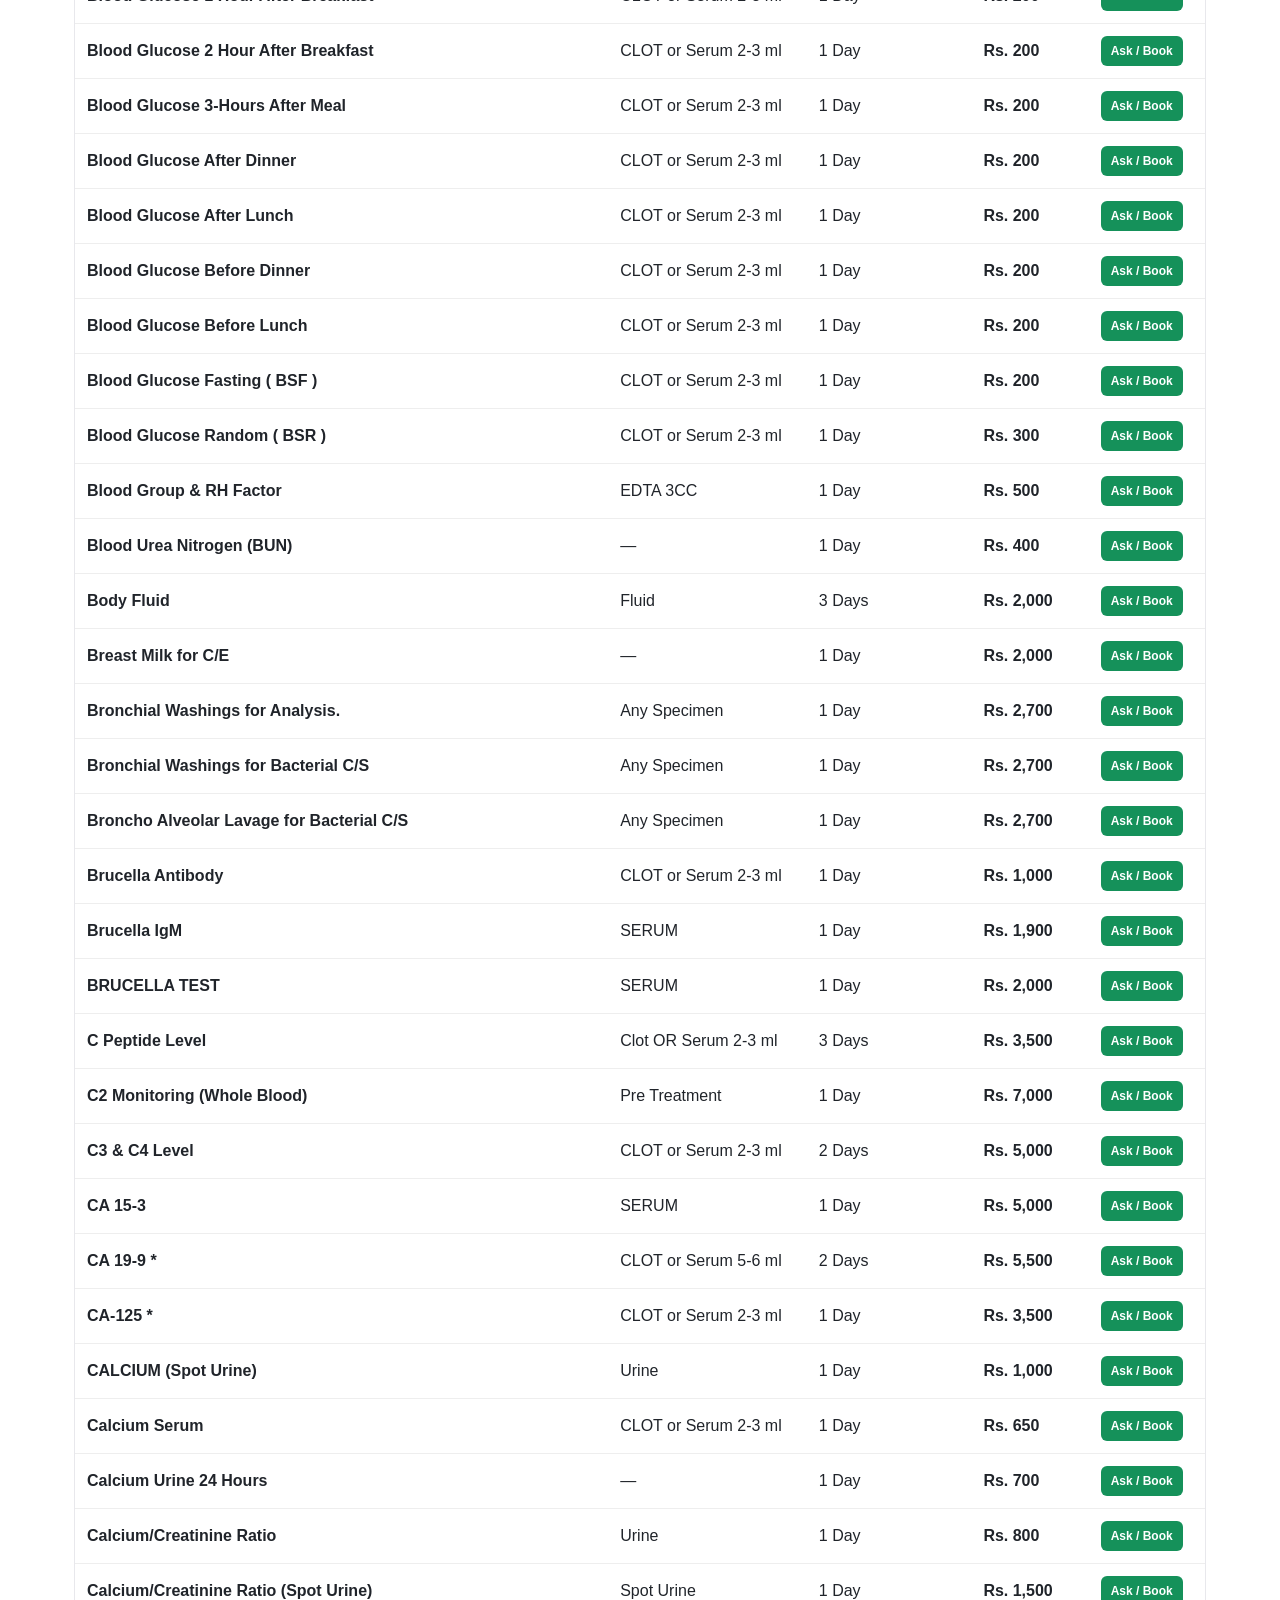
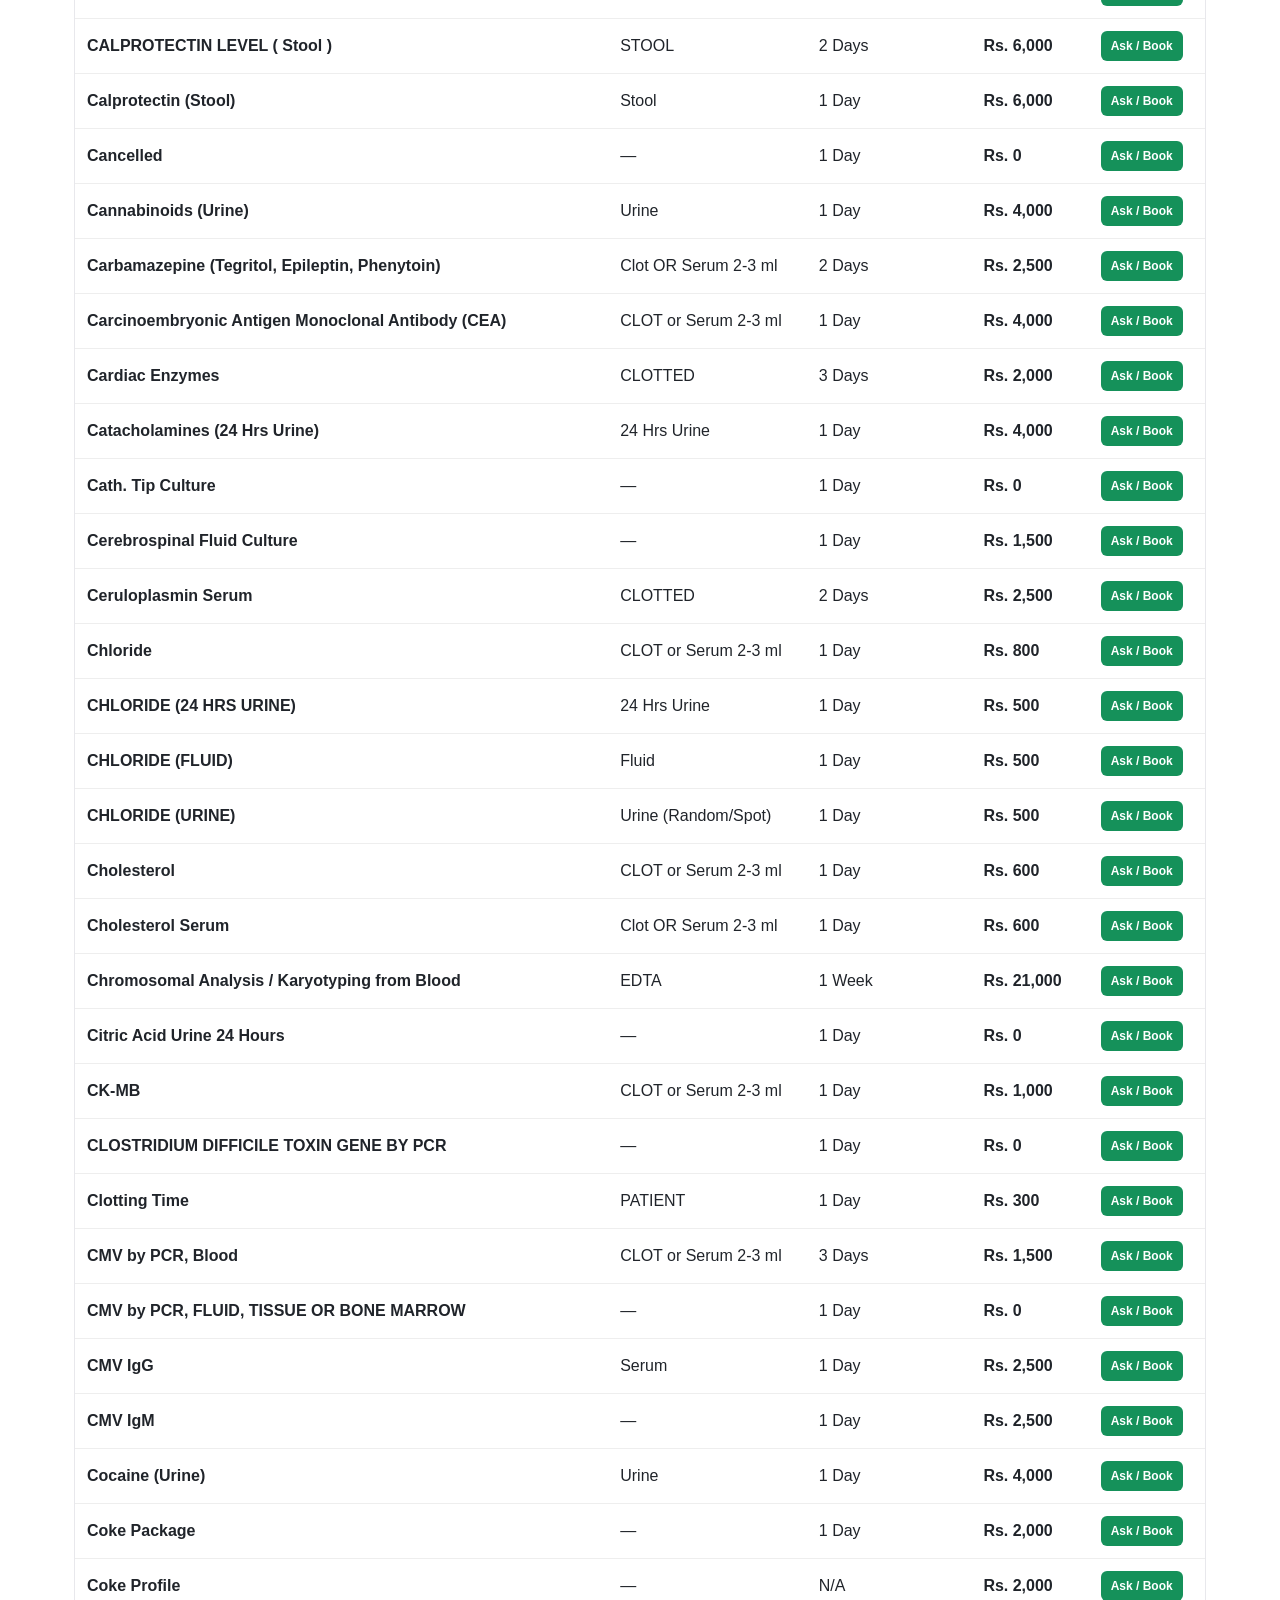
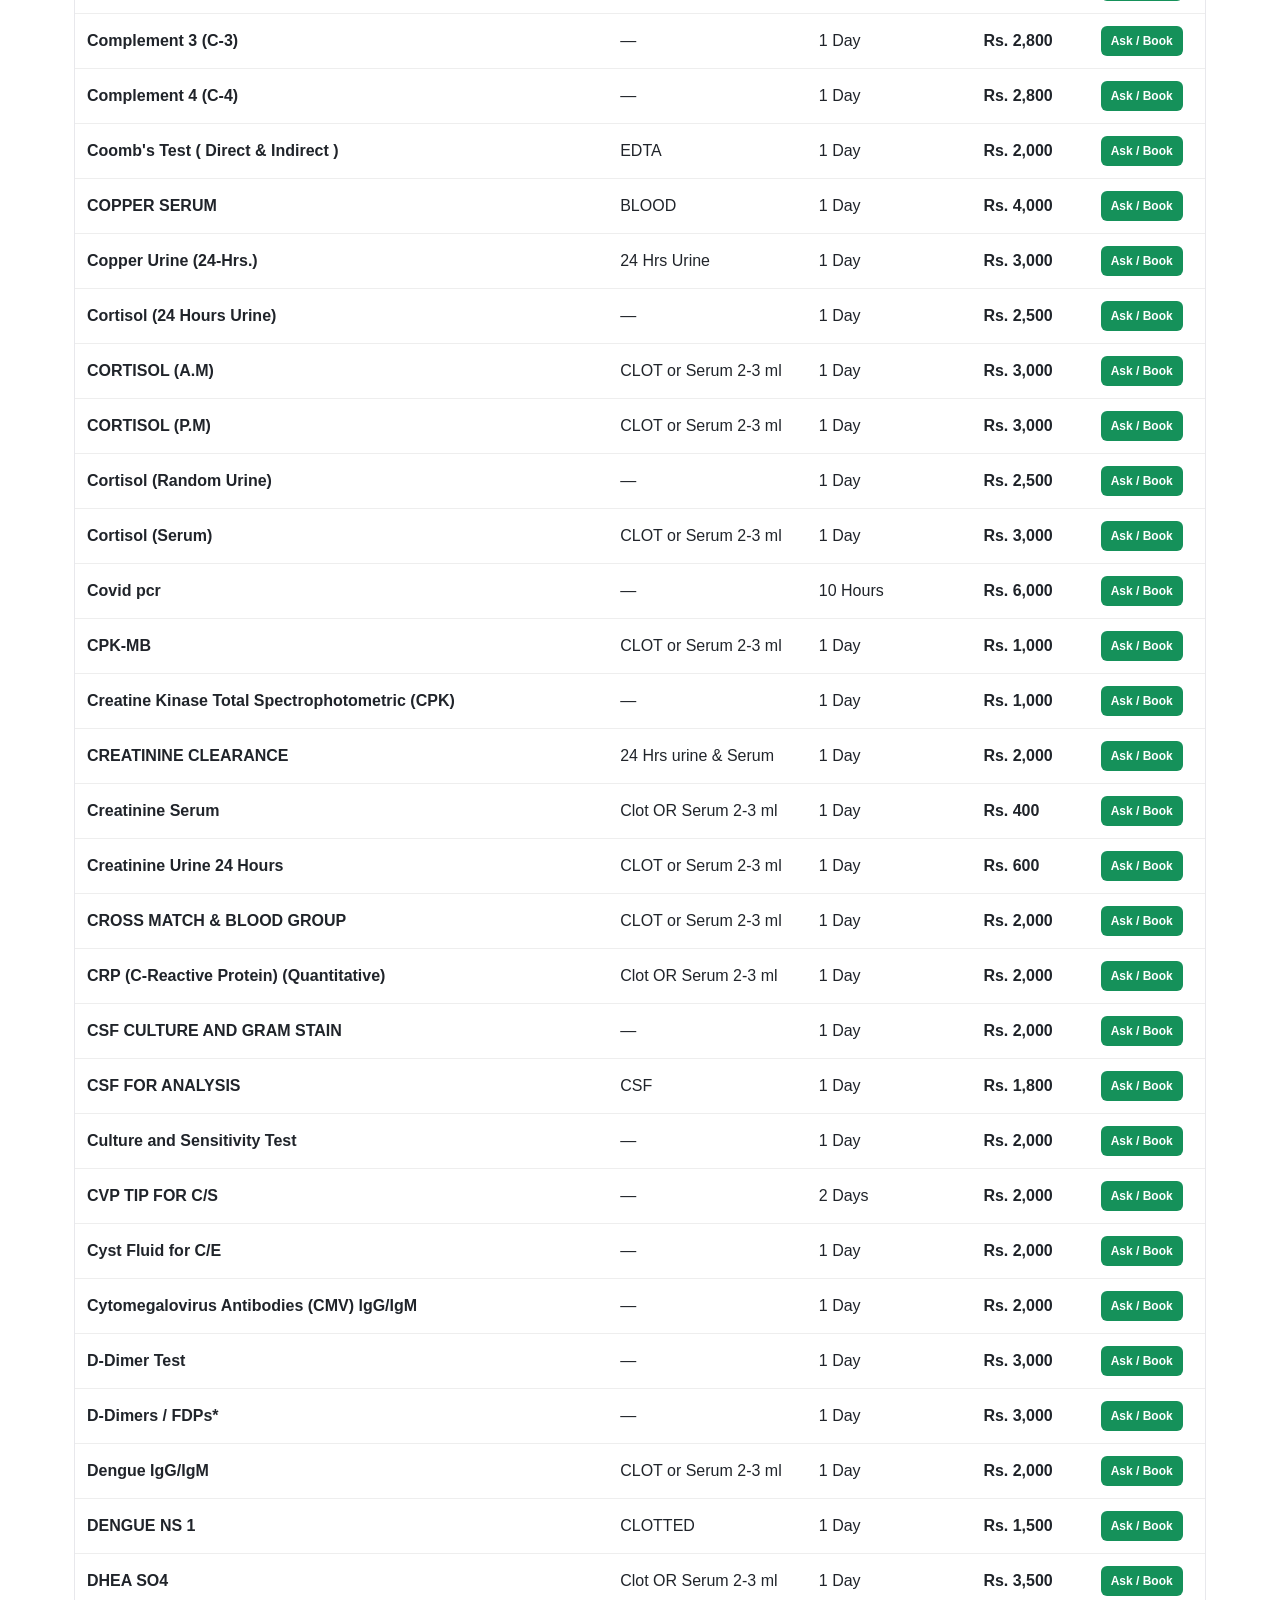
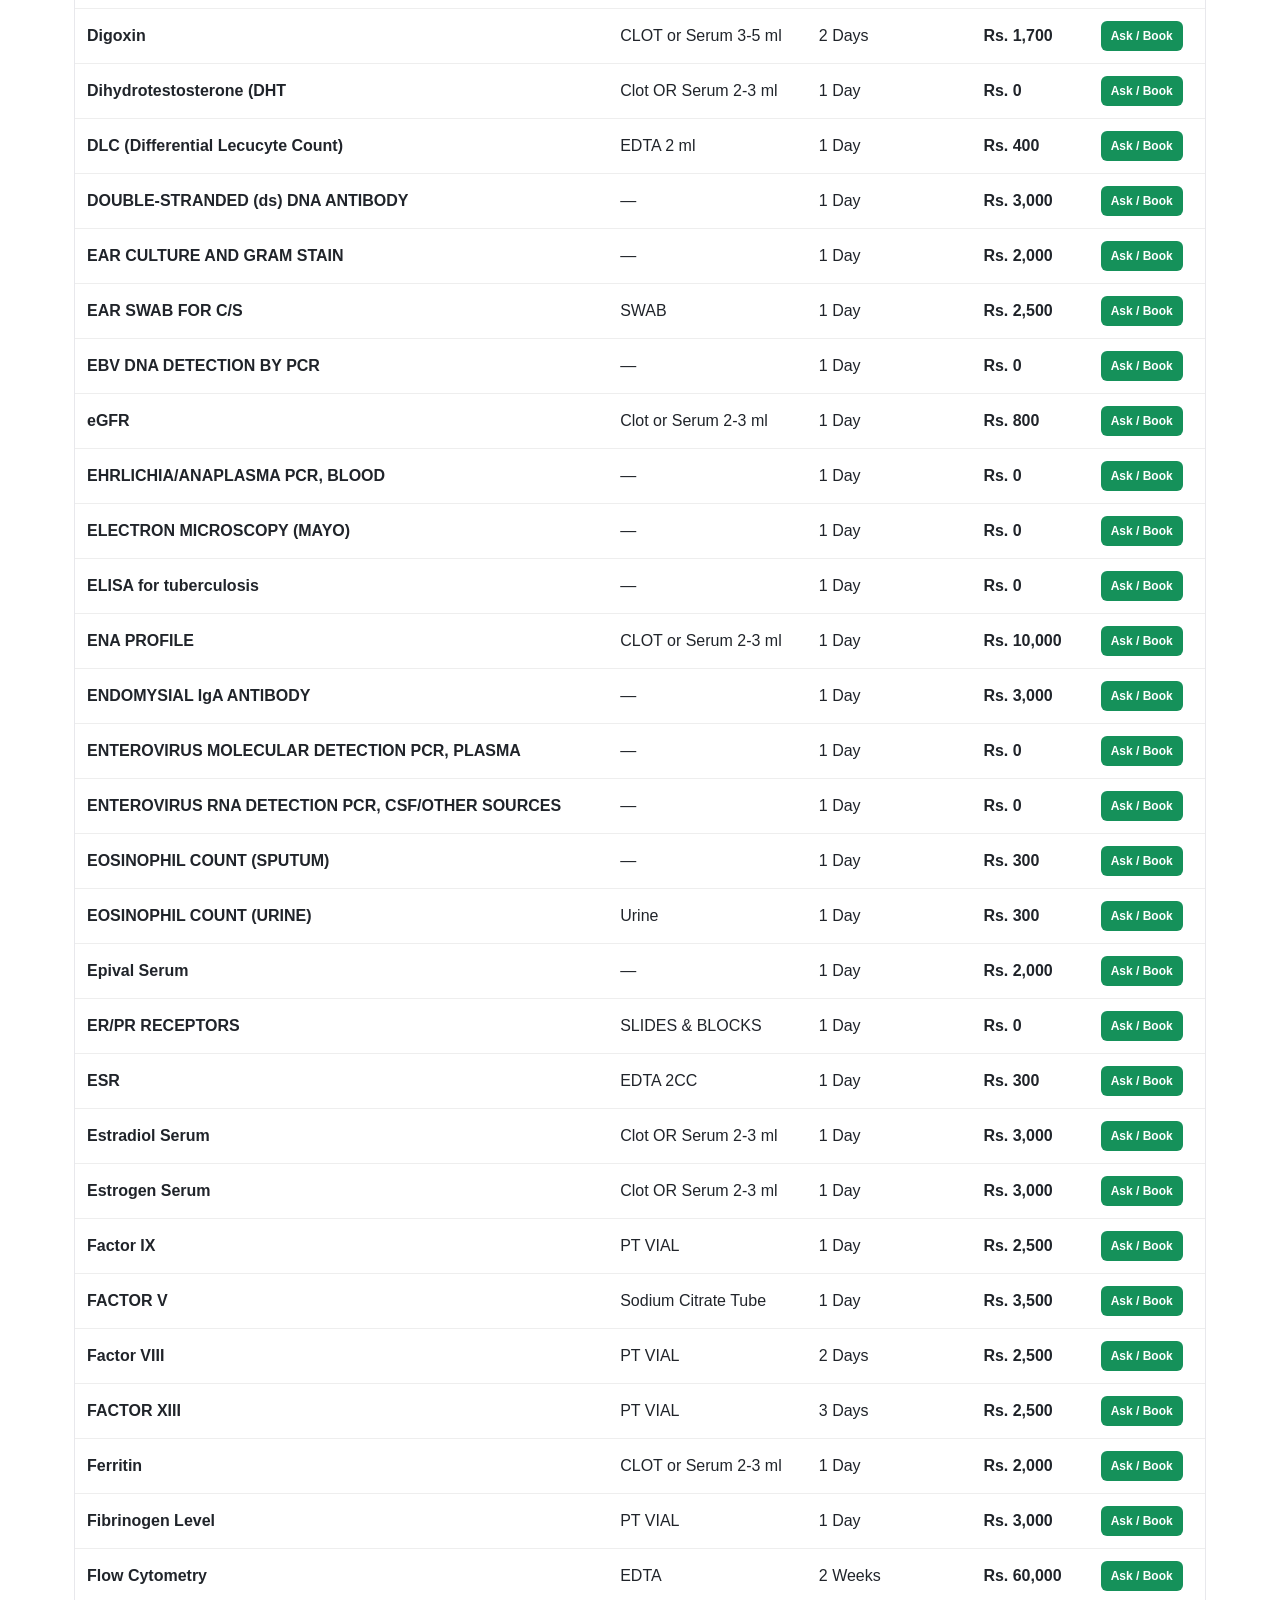
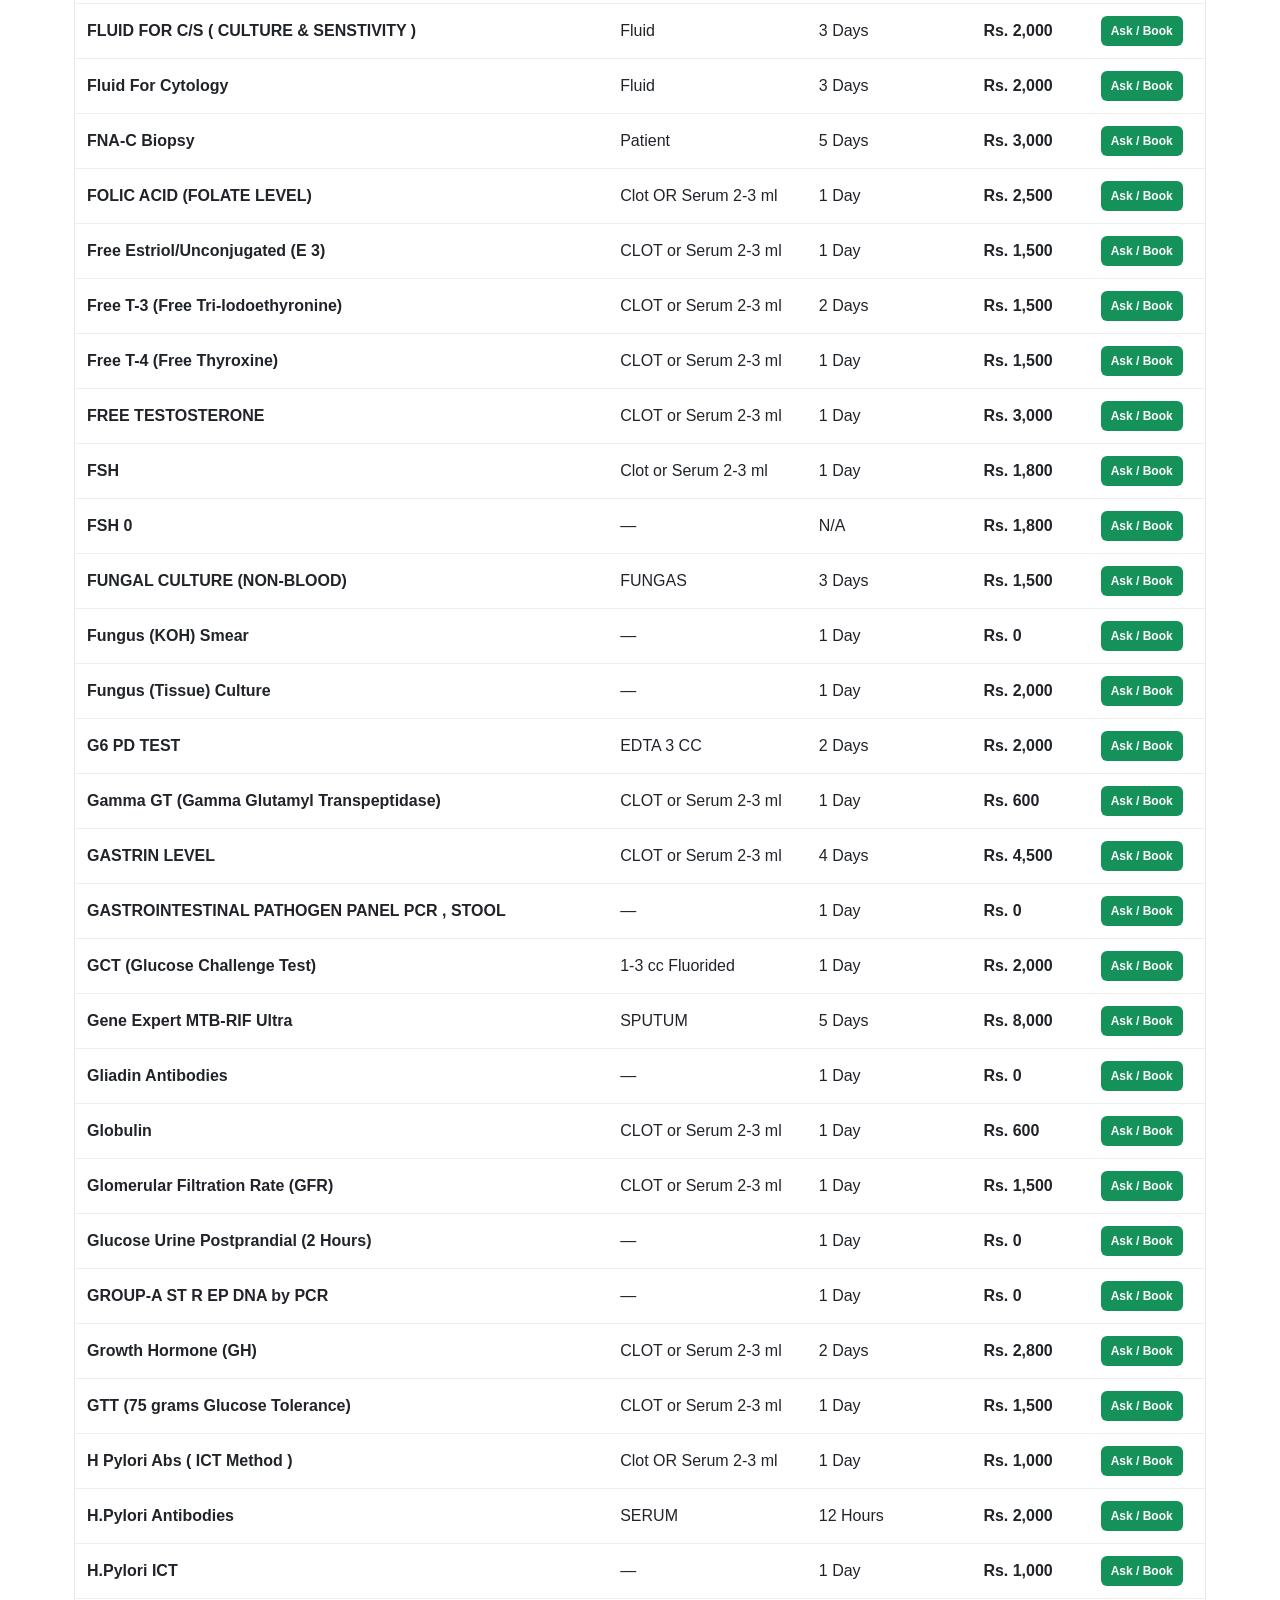
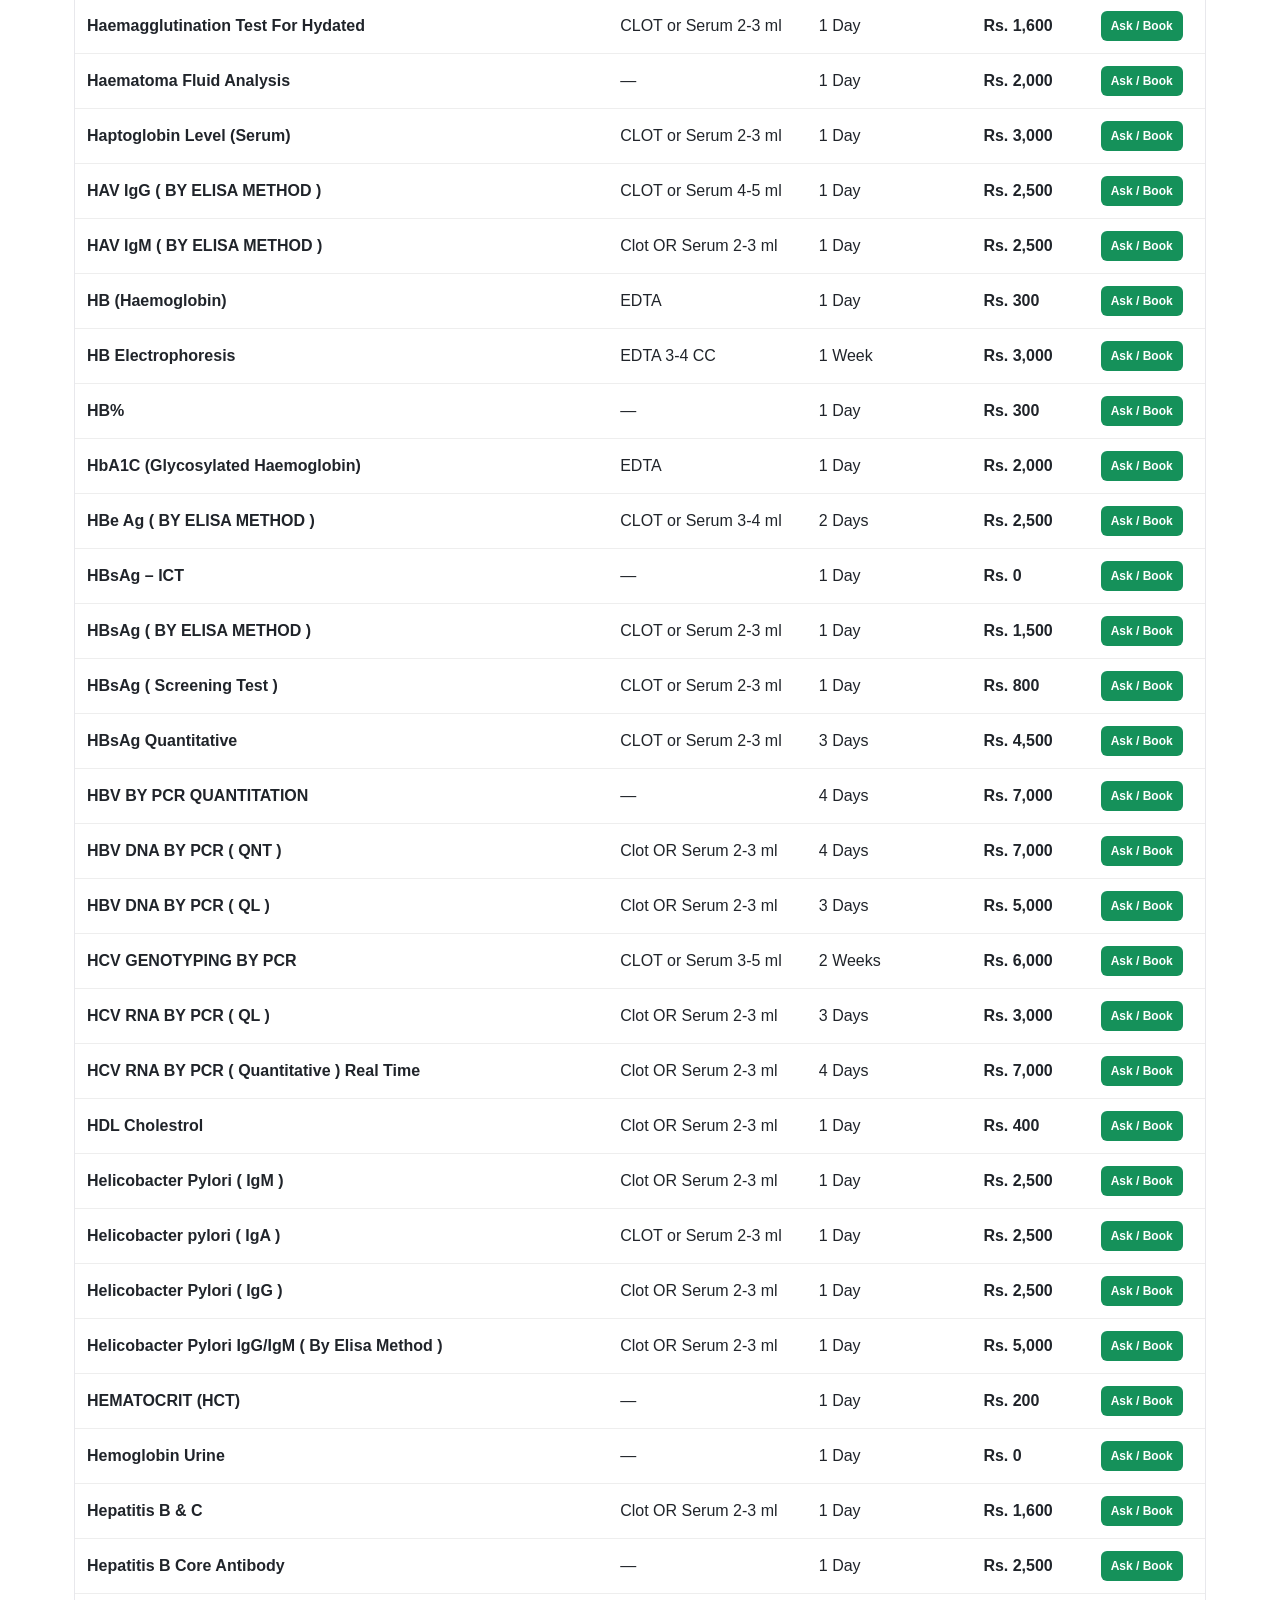
<file: tests.html>
<!doctype html>
<html lang="en">
  <head>
    <meta charset="utf-8" />
    <meta name="viewport" content="width=device-width,initial-scale=1" />
    <meta
      name="description"
      content="Search Lahore Medical Lab tests, specimens, processing times and current listed rates."
    />
    <title>Tests &amp; Rates | Lahore Medical Lab</title>
    <link rel="stylesheet" href="assets/style.css" />
  </head>
  <body>
    <div class="top">
      <div class="wrap">
        <span>Complete Diagnostic Solution</span
        ><span
          ><a href="tel:+923034470883">0303-4470883</a> ·
          <a href="mailto:info@lahoremedicallab.com"
            >info@lahoremedicallab.com</a
          ></span
        >
      </div>
    </div>
    <header class="head">
      <div class="wrap nav">
        <a class="brand" href="index.html"
          ><img
            src="assets/logo-official.webp"
            alt="Lahore Medical Lab official logo"
          /><span class="brandText"
            >LAHORE MEDICAL LAB<small
              >(SMC-PVT.) LTD. &amp; DIAGNOSTIC CENTER</small
            ></span
          ></a
        ><button
          class="menuBtn"
          aria-label="Open menu"
          onclick="document.querySelector('.links').classList.toggle('open')"
        >
          ☰
        </button>
        <nav class="links">
          <a href="index.html">Home</a><a href="tests.html">Tests &amp; Rates</a
          ><a href="packages.html">Packages</a
          ><a href="programs.html">Programs</a
          ><a href="sampling.html">Home Sampling</a
          ><a href="centers.html">Centers</a><a href="about.html">About</a
          ><a href="contact.html">Contact</a
          ><a class="btn outline" href="reports.html">Patient Reports</a>
        </nav>
      </div>
    </header>
    <section class="pageHero">
      <div class="wrap">
        <h1>Tests &amp; Rates</h1>
        <p>Search the Test Rate List dated 02-08-2026.</p>
      </div>
    </section>
    <main class="section">
      <div class="wrap">
        <div class="searchPanel">
          <h2>Search Your Test</h2>
          <p class="lead">
            Try CBC, HbA1c, TSH, Vitamin D, Lipid Profile, specimen or
            processing time.
          </p>
          <div class="searchRow">
            <input
              id="q"
              class="search"
              placeholder="Enter test name or keyword…"
            /><button id="searchBtn" class="btn red">Search Test</button
            ><button id="clearBtn" class="btn outline">Clear / Show All</button>
          </div>
          <div id="count" class="resultCount"></div>
        </div>
        <div class="tableWrap">
          <table>
            <thead>
              <tr>
                <th>Test Name</th>
                <th>Sample / Specimen</th>
                <th>Processing Time</th>
                <th>Rate (PKR)</th>
                <th>Ask / Book</th>
              </tr>
            </thead>
            <tbody id="rows"></tbody>
          </table>
        </div>
        <p class="lead">
          Rates are based on the supplied Test Rate List dated 02-08-2026 and
          may be updated. Please confirm current availability or special
          instructions with Lahore Medical Lab.
        </p>
      </div>
    </main>
    <script>
      const tests = [
        {
          name: "X-Ray (Chest P.A View) – Partner Service",
          sample: "Patient",
          time: "By appointment",
          price: 1200.0,
          discount: 1200.0,
        },
        {
          name: "17-Hydroxyprogesterone",
          sample: "",
          time: "1 Day",
          price: 3300.0,
          discount: 3300.0,
        },
        {
          name: "25-HYDROXY VITAMIN D-3",
          sample: "Clot or Serum 2-3 ml",
          time: "3 Days",
          price: 3500.0,
          discount: 3500.0,
        },
        {
          name: "A.N.A PROFILE",
          sample: "Clot OR Serum 2-3 ml",
          time: "1 Day",
          price: 8000.0,
          discount: 8000.0,
        },
        {
          name: "A.N.A BY ELISA",
          sample: "Clot OR Serum 2-3 ml",
          time: "1 Day",
          price: 3000.0,
          discount: 3000.0,
        },
        {
          name: "Abscess for Bacterial C/S",
          sample: "Any Specimen",
          time: "3 Days",
          price: 2700.0,
          discount: 2700.0,
        },
        {
          name: "Acetylcholine Receptor Abs (ACRA)",
          sample: "SERUM",
          time: "1 Week",
          price: 12000.0,
          discount: 12000.0,
        },
        {
          name: "Acid Phosphatase Total (ACP)",
          sample: "Clot OR Serum 2-3 ml",
          time: "1 Day",
          price: 1600.0,
          discount: 1600.0,
        },
        {
          name: "Acid-Fast Bacteria (AFB) Culture - Tissue",
          sample: "Tissue",
          time: "1 Day",
          price: 5500.0,
          discount: 5500.0,
        },
        {
          name: "Adenosine Deaminase (ADA)",
          sample: "CSF",
          time: "1 Day",
          price: 6000.0,
          discount: 6000.0,
        },
        {
          name: "Adrenocorticotropic hormone (ACTH)",
          sample: "EDTA",
          time: "2 Days",
          price: 3500.0,
          discount: 3500.0,
        },
        {
          name: "Albumin : creatinine ratio (ACR)",
          sample: "Urine",
          time: "1 Day",
          price: 1600.0,
          discount: 1600.0,
        },
        {
          name: "Albumin (Serum)",
          sample: "CLOT or Serum 2-3 ml",
          time: "1 Day",
          price: 400.0,
          discount: 400.0,
        },
        {
          name: "Albumin-Globuin Ratio",
          sample: "Clot OR Serum 2-3 ml",
          time: "1 Day",
          price: 600.0,
          discount: 600.0,
        },
        {
          name: "Aldolase Serum",
          sample: "CLOT or Serum 2-3 ml",
          time: "1 Day",
          price: 1500.0,
          discount: 1500.0,
        },
        {
          name: "Aldosterone Level",
          sample: "SERUM",
          time: "1 Day",
          price: 4300.0,
          discount: 4300.0,
        },
        {
          name: "Alkaline Phosphatase (ALP)",
          sample: "CLOT or Serum 2-3 ml",
          time: "1 Day",
          price: 300.0,
          discount: 300.0,
        },
        {
          name: "Alpha 1-Anti Trypsin Level (L-1)",
          sample: "CLOTTED",
          time: "1 Week",
          price: 3000.0,
          discount: 3000.0,
        },
        {
          name: "Alpha Fetoprotein (AFP)",
          sample: "Clot OR Serum 2-3 ml",
          time: "1 Day",
          price: 3500.0,
          discount: 3500.0,
        },
        {
          name: "Alpha-1 Antitrypsin Level",
          sample: "SERUM",
          time: "1 Day",
          price: 4000.0,
          discount: 4000.0,
        },
        {
          name: "Ammonia",
          sample: "EDTA",
          time: "1 Day",
          price: 1000.0,
          discount: 1000.0,
        },
        {
          name: "AMPHETAMINES",
          sample: "Urine (Random/Spot)",
          time: "1 Day",
          price: 4000.0,
          discount: 4000.0,
        },
        {
          name: "Amylase (24 Hrs Urine)",
          sample: "Urine 5 ml",
          time: "1 Day",
          price: 1500.0,
          discount: 1500.0,
        },
        {
          name: "Amylase Fluid",
          sample: "CLOT or Serum 2-3 ml",
          time: "1 Day",
          price: 1500.0,
          discount: 1500.0,
        },
        {
          name: "Amylase Serum",
          sample: "CLOT or Serum 2-3 ml",
          time: "1 Day",
          price: 1000.0,
          discount: 1000.0,
        },
        {
          name: "ANA (Anti Nuclear Antibodies)",
          sample: "Serum",
          time: "1 Day",
          price: 1000.0,
          discount: 1000.0,
        },
        {
          name: "ANCA-C",
          sample: "Clot OR Serum 3-5 ml",
          time: "1 Day",
          price: 4500.0,
          discount: 4500.0,
        },
        {
          name: "ANCA-P ( Anti MPO )",
          sample: "Clot OR Serum 2-3 ml",
          time: "2 Days",
          price: 5500.0,
          discount: 5500.0,
        },
        {
          name: "ANDROGEN LEVEL",
          sample: "CLOT or Serum 3-5 ml",
          time: "1 Day",
          price: 4500.0,
          discount: 4500.0,
        },
        {
          name: "Androstenedione",
          sample: "SERUM",
          time: "1 Week",
          price: 3000.0,
          discount: 3000.0,
        },
        {
          name: "Angiotensin Converting Enzyme (ACE)",
          sample: "CLOT or Serum 2-3 ml",
          time: "2 Days",
          price: 3500.0,
          discount: 3500.0,
        },
        {
          name: "ANION GAP (SERUM)",
          sample: "CLOT or Serum 3-5 ml",
          time: "1 Day",
          price: 3500.0,
          discount: 3500.0,
        },
        {
          name: "ANTI Cardiolipin IgG",
          sample: "",
          time: "1 Day",
          price: 4500.0,
          discount: 4500.0,
        },
        {
          name: "ANTI Cardiolipin IgM",
          sample: "",
          time: "1 Day",
          price: 4500.0,
          discount: 4500.0,
        },
        {
          name: "Anti Cyclic Citrullinated Peptide Abs. ( Anti CCP )",
          sample: "CLOT or Serum 4-5 m",
          time: "1 Day",
          price: 3500.0,
          discount: 3500.0,
        },
        {
          name: "ANTI DNA",
          sample: "Serum",
          time: "1 Day",
          price: 1000.0,
          discount: 1000.0,
        },
        {
          name: "Anti Echinococcus Granulosus Antibodies IgG",
          sample: "",
          time: "1 Day",
          price: 3500.0,
          discount: 3500.0,
        },
        {
          name: "Anti Endomysial Antibody",
          sample: "",
          time: "1 Day",
          price: 3500.0,
          discount: 3500.0,
        },
        {
          name: "ANTI ENDOMYSIAL IgG",
          sample: "CLOT or Serum 2-3 ml",
          time: "1 Day",
          price: 3500.0,
          discount: 3500.0,
        },
        {
          name: "ANTI GLIADIN IgA",
          sample: "CLOT or Serum 2-3 ml",
          time: "3 Days",
          price: 3000.0,
          discount: 3000.0,
        },
        {
          name: "ANTI GLIADIN IgG",
          sample: "CLOT or Serum 2-3 ml",
          time: "3 Days",
          price: 3000.0,
          discount: 3000.0,
        },
        {
          name: "ANTI HBc IgG",
          sample: "CLOT or Serum 2-3 ml",
          time: "1 Day",
          price: 2500.0,
          discount: 2500.0,
        },
        {
          name: "ANTI HBc IgM",
          sample: "CLOT or Serum 2-3 ml",
          time: "1 Day",
          price: 2500.0,
          discount: 2500.0,
        },
        {
          name: "ANTI HBe",
          sample: "Clot OR Serum 2-3 ml",
          time: "1 Day",
          price: 2500.0,
          discount: 2500.0,
        },
        {
          name: "ANTI HBe Ab. ( BY ELISA METHOD )",
          sample: "Clot OR Serum 2-3 ml",
          time: "2 Days",
          price: 2500.0,
          discount: 2500.0,
        },
        {
          name: "Anti HCV ( BY ELISA METHOD )",
          sample: "CLOT or Serum 2-3 ml",
          time: "1 Day",
          price: 2000.0,
          discount: 2000.0,
        },
        {
          name: "Anti HCV ( Screening Test )",
          sample: "CLOTTED",
          time: "1 Day",
          price: 800.0,
          discount: 800.0,
        },
        {
          name: "ANTI HDV",
          sample: "CLOT OR SERUM",
          time: "2 Days",
          price: 3000.0,
          discount: 3000.0,
        },
        {
          name: "Anti HDV IgG",
          sample: "Clot OR Serum 2-3 ml",
          time: "2 Days",
          price: 3000.0,
          discount: 3000.0,
        },
        {
          name: "Anti HDV IgM",
          sample: "CLOT or Serum 2-3 ml",
          time: "2 Days",
          price: 3000.0,
          discount: 3000.0,
        },
        {
          name: "ANTI HIV 1 & 2 ( BY ELISA METHOD )",
          sample: "Clot OR Serum 2-3 ml",
          time: "1 Day",
          price: 3000.0,
          discount: 3000.0,
        },
        {
          name: "Anti LKM Antibodies (Liver Kidney)",
          sample: "CLOT or Serum 2-3 ml",
          time: "4 Days",
          price: 2000.0,
          discount: 2000.0,
        },
        {
          name: "Anti Mitochondrial Antibody (AMA)",
          sample: "CLOT or Serum 2-3 ml",
          time: "4 Days",
          price: 3000.0,
          discount: 3000.0,
        },
        {
          name: "Anti Mullerian hormone (AMH)",
          sample: "Clot or Serum 2-3 ml",
          time: "2 Days",
          price: 6000.0,
          discount: 6000.0,
        },
        {
          name: "Anti Mumps Virus (IgM)",
          sample: "Clot OR Serum 2-3 ml",
          time: "2 Days",
          price: 2500.0,
          discount: 2500.0,
        },
        {
          name: "Anti Nuclear Factor (ANF)",
          sample: "SERUM",
          time: "12 Hours",
          price: 5000.0,
          discount: 5000.0,
        },
        {
          name: "Anti Phospholipid Antibody Total",
          sample: "CLOTTED",
          time: "3 Days",
          price: 4000.0,
          discount: 4000.0,
        },
        {
          name: "Anti Phospholipid IgG & IgM",
          sample: "CLOT or Serum 2-3 ml",
          time: "1 Day",
          price: 3500.0,
          discount: 3500.0,
        },
        {
          name: "Anti PLA2R (Phospholipase A2) IgG",
          sample: "",
          time: "3 Days",
          price: 15000.0,
          discount: 15000.0,
        },
        {
          name: "Anti R.O SS Antibodies",
          sample: "",
          time: "1 Day",
          price: 5000.0,
          discount: 5000.0,
        },
        {
          name: "Anti SCL-70",
          sample: "CLOT or Serum 2-3 ml",
          time: "4 Days",
          price: 3500.0,
          discount: 3500.0,
        },
        {
          name: "Anti Thyroglobulin (TG )",
          sample: "Clot OR Serum 2-3 ml",
          time: "1 Day",
          price: 2500.0,
          discount: 2500.0,
        },
        {
          name: "ANTI TISSUE TRANSGLUTAMINASE Abs. ( TTG) IgA",
          sample: "Clot OR Serum 2-3 ml",
          time: "1 Day",
          price: 2500.0,
          discount: 2500.0,
        },
        {
          name: "Anti Tissue Transglutaminase Abs. (TTG) IgA & IgG",
          sample: "Clot OR Serum 2-3 ml",
          time: "1 Day",
          price: 5000.0,
          discount: 5000.0,
        },
        {
          name: "ANTI TISSUE TRANSGLUTAMINASE Abs. (TTG) IgG",
          sample: "Clot OR Serum 2-3 ml",
          time: "1 Day",
          price: 2500.0,
          discount: 2500.0,
        },
        {
          name: "Anti-Ds DNA",
          sample: "CLOT or Serum 2-3 ml",
          time: "1 Week",
          price: 3700.0,
          discount: 3700.0,
        },
        {
          name: "Anti-EBV IgG",
          sample: "SERUM",
          time: "1 Day",
          price: 4500.0,
          discount: 4500.0,
        },
        {
          name: "Anti-EBV IgM",
          sample: "SERUM",
          time: "1 Day",
          price: 4500.0,
          discount: 4500.0,
        },
        {
          name: "Anti-GBM",
          sample: "SERUM",
          time: "1 Day",
          price: 4300.0,
          discount: 4300.0,
        },
        {
          name: "Anti-Sperm Antibodies",
          sample: "SERUM",
          time: "1 Week",
          price: 3800.0,
          discount: 3800.0,
        },
        {
          name: "Anti-Thrombin",
          sample: "Citrated",
          time: "1 Day",
          price: 6000.0,
          discount: 6000.0,
        },
        {
          name: "anti. GAD 65",
          sample: "CLOT or Serum 2-3 ml",
          time: "N/A",
          price: 11000.0,
          discount: 11000.0,
        },
        {
          name: "Antibodies to varicella zoster virus (VZV)/Chickenpox",
          sample: "Clot OR Serum 2-3 ml",
          time: "2 Days",
          price: 4000.0,
          discount: 4000.0,
        },
        {
          name: "Antineutrophil cytoplasmic Antibodies",
          sample: "3-5cc Clotted Blood or",
          time: "1 Day",
          price: 7000.0,
          discount: 7000.0,
        },
        {
          name: "Antistreptolysin O Titre (ASOT)",
          sample: "CLOT or Serum 2-3 ml",
          time: "1 Day",
          price: 1000.0,
          discount: 1000.0,
        },
        {
          name: "APTT (Activated Partial Thromboplastin Time)",
          sample: "EDTA",
          time: "1 Day",
          price: 1000.0,
          discount: 1000.0,
        },
        {
          name: "Arterial Blood Gases (ABG's)",
          sample: "Heparine Vial",
          time: "1 Day",
          price: 2000.0,
          discount: 2000.0,
        },
        {
          name: "Ascitic Fluid Culture",
          sample: "",
          time: "1 Day",
          price: 2000.0,
          discount: 2000.0,
        },
        {
          name: "Ascitic Fluid For Analysis (C/E)",
          sample: "FLUID 10-15 ml",
          time: "1 Day",
          price: 1500.0,
          discount: 1500.0,
        },
        {
          name: "B/N Ratio",
          sample: "EDTA",
          time: "1 Day",
          price: 1000.0,
          discount: 1000.0,
        },
        {
          name: "Barbiturates (Urine)",
          sample: "Urine",
          time: "1 Day",
          price: 4000.0,
          discount: 4000.0,
        },
        {
          name: "Basic Metabolic Profile (BMP)",
          sample: "Serum,Flouride",
          time: "1 Day",
          price: 3500.0,
          discount: 3500.0,
        },
        {
          name: "Bence Jones Protein (Urine)",
          sample: "URINE 10-20 ml",
          time: "1 Day",
          price: 1000.0,
          discount: 1000.0,
        },
        {
          name: "BETA HCG (MALE)",
          sample: "CLOT or Serum 2-3 ml",
          time: "1 Day",
          price: 2500.0,
          discount: 2500.0,
        },
        {
          name: "Beta HCG Serum",
          sample: "CLOT or Serum 4-5 ml",
          time: "1 Day",
          price: 2000.0,
          discount: 2000.0,
        },
        {
          name: "Beta-2 Glycoprotein-1 IgG",
          sample: "SERUM",
          time: "1 Day",
          price: 3500.0,
          discount: 3500.0,
        },
        {
          name: "Beta-2 Glycoprotein-1 IgM",
          sample: "SERUM",
          time: "1 Day",
          price: 3500.0,
          discount: 3500.0,
        },
        {
          name: "Bicarbonate (HCO3)",
          sample: "Clot OR Serum 2-3 ml",
          time: "1 Day",
          price: 800.0,
          discount: 800.0,
        },
        {
          name: "Bile Acid ( Fasting )",
          sample: "Serum",
          time: "1 Day",
          price: 3000.0,
          discount: 3000.0,
        },
        {
          name: "Bile Pigmen",
          sample: "Any Specimen",
          time: "1 Day",
          price: 500.0,
          discount: 500.0,
        },
        {
          name: "Bile Salt",
          sample: "Random/Spot Urine",
          time: "1 Day",
          price: 500.0,
          discount: 500.0,
        },
        {
          name: "BILE SALT (URINE)",
          sample: "Urine",
          time: "1 Day",
          price: 500.0,
          discount: 500.0,
        },
        {
          name: "Bilirubin ( Dir & Indir )",
          sample: "Clot OR Serum 3-4 ml",
          time: "1 Day",
          price: 1000.0,
          discount: 1000.0,
        },
        {
          name: "BILIRUBIN CONJUGATED",
          sample: "CLOT or Serum 2-3 ml",
          time: "1 Day",
          price: 500.0,
          discount: 500.0,
        },
        {
          name: "Bilirubin Indirect",
          sample: "CLOTTED",
          time: "1 Day",
          price: 300.0,
          discount: 300.0,
        },
        {
          name: "Bilirubin Serum",
          sample: "CLOTTED",
          time: "1 Day",
          price: 300.0,
          discount: 300.0,
        },
        {
          name: "BILIRUBIN TOTAL",
          sample: "CLOT or Serum 2-3 ml",
          time: "1 Day",
          price: 300.0,
          discount: 300.0,
        },
        {
          name: "BILIRUBIN UNCONJUGATED",
          sample: "CLOT or Serum 2-3 ml",
          time: "1 Day",
          price: 500.0,
          discount: 500.0,
        },
        {
          name: "BIOPSY FOR H/P LARGE",
          sample: "Specimen",
          time: "3 Days",
          price: 5000.0,
          discount: 5000.0,
        },
        {
          name: "BIOPSY FOR H/P SMALL",
          sample: "Specimen",
          time: "1 Week",
          price: 3000.0,
          discount: 3000.0,
        },
        {
          name: "BIOPSY MEDIUM",
          sample: "",
          time: "N/A",
          price: 4000.0,
          discount: 4000.0,
        },
        {
          name: "Bleeding Time",
          sample: "PATIENT",
          time: "1 Day",
          price: 300.0,
          discount: 300.0,
        },
        {
          name: "BLOOD C/E ( CBC )",
          sample: "EDTA 3CC",
          time: "1 Day",
          price: 700.0,
          discount: 700.0,
        },
        {
          name: "Blood Culture",
          sample: "EDTA",
          time: "1 Day",
          price: 2000.0,
          discount: 2000.0,
        },
        {
          name: "BLOOD FOR C/S. AEROBIC",
          sample: "Culture Vial",
          time: "1 Week",
          price: 2000.0,
          discount: 2000.0,
        },
        {
          name: "Blood Glucose 1 Hour After Breakfast",
          sample: "CLOT or Serum 2-3 ml",
          time: "1 Day",
          price: 200.0,
          discount: 200.0,
        },
        {
          name: "Blood Glucose 2 Hour After Breakfast",
          sample: "CLOT or Serum 2-3 ml",
          time: "1 Day",
          price: 200.0,
          discount: 200.0,
        },
        {
          name: "Blood Glucose 3-Hours After Meal",
          sample: "CLOT or Serum 2-3 ml",
          time: "1 Day",
          price: 200.0,
          discount: 200.0,
        },
        {
          name: "Blood Glucose After Dinner",
          sample: "CLOT or Serum 2-3 ml",
          time: "1 Day",
          price: 200.0,
          discount: 200.0,
        },
        {
          name: "Blood Glucose After Lunch",
          sample: "CLOT or Serum 2-3 ml",
          time: "1 Day",
          price: 200.0,
          discount: 200.0,
        },
        {
          name: "Blood Glucose Before Dinner",
          sample: "CLOT or Serum 2-3 ml",
          time: "1 Day",
          price: 200.0,
          discount: 200.0,
        },
        {
          name: "Blood Glucose Before Lunch",
          sample: "CLOT or Serum 2-3 ml",
          time: "1 Day",
          price: 200.0,
          discount: 200.0,
        },
        {
          name: "Blood Glucose Fasting ( BSF )",
          sample: "CLOT or Serum 2-3 ml",
          time: "1 Day",
          price: 200.0,
          discount: 200.0,
        },
        {
          name: "Blood Glucose Random ( BSR )",
          sample: "CLOT or Serum 2-3 ml",
          time: "1 Day",
          price: 300.0,
          discount: 300.0,
        },
        {
          name: "Blood Group & RH Factor",
          sample: "EDTA 3CC",
          time: "1 Day",
          price: 500.0,
          discount: 500.0,
        },
        {
          name: "Blood Urea Nitrogen (BUN)",
          sample: "",
          time: "1 Day",
          price: 400.0,
          discount: 400.0,
        },
        {
          name: "Body Fluid",
          sample: "Fluid",
          time: "3 Days",
          price: 2000.0,
          discount: 2000.0,
        },
        {
          name: "Breast Milk for C/E",
          sample: "",
          time: "1 Day",
          price: 2000.0,
          discount: 2000.0,
        },
        {
          name: "Bronchial Washings for Analysis.",
          sample: "Any Specimen",
          time: "1 Day",
          price: 2700.0,
          discount: 2700.0,
        },
        {
          name: "Bronchial Washings for Bacterial C/S",
          sample: "Any Specimen",
          time: "1 Day",
          price: 2700.0,
          discount: 2700.0,
        },
        {
          name: "Broncho Alveolar Lavage for Bacterial C/S",
          sample: "Any Specimen",
          time: "1 Day",
          price: 2700.0,
          discount: 2700.0,
        },
        {
          name: "Brucella Antibody",
          sample: "CLOT or Serum 2-3 ml",
          time: "1 Day",
          price: 1000.0,
          discount: 1000.0,
        },
        {
          name: "Brucella IgM",
          sample: "SERUM",
          time: "1 Day",
          price: 1900.0,
          discount: 1900.0,
        },
        {
          name: "BRUCELLA TEST",
          sample: "SERUM",
          time: "1 Day",
          price: 2000.0,
          discount: 2000.0,
        },
        {
          name: "C Peptide Level",
          sample: "Clot OR Serum 2-3 ml",
          time: "3 Days",
          price: 3500.0,
          discount: 3500.0,
        },
        {
          name: "C2 Monitoring (Whole Blood)",
          sample: "Pre Treatment",
          time: "1 Day",
          price: 7000.0,
          discount: 7000.0,
        },
        {
          name: "C3 & C4 Level",
          sample: "CLOT or Serum 2-3 ml",
          time: "2 Days",
          price: 5000.0,
          discount: 5000.0,
        },
        {
          name: "CA 15-3",
          sample: "SERUM",
          time: "1 Day",
          price: 5000.0,
          discount: 5000.0,
        },
        {
          name: "CA 19-9 *",
          sample: "CLOT or Serum 5-6 ml",
          time: "2 Days",
          price: 5500.0,
          discount: 5500.0,
        },
        {
          name: "CA-125 *",
          sample: "CLOT or Serum 2-3 ml",
          time: "1 Day",
          price: 3500.0,
          discount: 3500.0,
        },
        {
          name: "CALCIUM (Spot Urine)",
          sample: "Urine",
          time: "1 Day",
          price: 1000.0,
          discount: 1000.0,
        },
        {
          name: "Calcium Serum",
          sample: "CLOT or Serum 2-3 ml",
          time: "1 Day",
          price: 650.0,
          discount: 650.0,
        },
        {
          name: "Calcium Urine 24 Hours",
          sample: "",
          time: "1 Day",
          price: 700.0,
          discount: 700.0,
        },
        {
          name: "Calcium/Creatinine Ratio",
          sample: "Urine",
          time: "1 Day",
          price: 800.0,
          discount: 800.0,
        },
        {
          name: "Calcium/Creatinine Ratio (Spot Urine)",
          sample: "Spot Urine",
          time: "1 Day",
          price: 1500.0,
          discount: 1500.0,
        },
        {
          name: "CALPROTECTIN LEVEL ( Stool )",
          sample: "STOOL",
          time: "2 Days",
          price: 6000.0,
          discount: 6000.0,
        },
        {
          name: "Calprotectin (Stool)",
          sample: "Stool",
          time: "1 Day",
          price: 6000.0,
          discount: 6000.0,
        },
        {
          name: "Cancelled",
          sample: "",
          time: "1 Day",
          price: 0.0,
          discount: 0.0,
        },
        {
          name: "Cannabinoids (Urine)",
          sample: "Urine",
          time: "1 Day",
          price: 4000.0,
          discount: 4000.0,
        },
        {
          name: "Carbamazepine (Tegritol, Epileptin, Phenytoin)",
          sample: "Clot OR Serum 2-3 ml",
          time: "2 Days",
          price: 2500.0,
          discount: 2500.0,
        },
        {
          name: "Carcinoembryonic Antigen Monoclonal Antibody (CEA)",
          sample: "CLOT or Serum 2-3 ml",
          time: "1 Day",
          price: 4000.0,
          discount: 4000.0,
        },
        {
          name: "Cardiac Enzymes",
          sample: "CLOTTED",
          time: "3 Days",
          price: 2000.0,
          discount: 2000.0,
        },
        {
          name: "Catacholamines (24 Hrs Urine)",
          sample: "24 Hrs Urine",
          time: "1 Day",
          price: 4000.0,
          discount: 4000.0,
        },
        {
          name: "Cath. Tip Culture",
          sample: "",
          time: "1 Day",
          price: 0.0,
          discount: 0.0,
        },
        {
          name: "Cerebrospinal Fluid Culture",
          sample: "",
          time: "1 Day",
          price: 1500.0,
          discount: 1500.0,
        },
        {
          name: "Ceruloplasmin Serum",
          sample: "CLOTTED",
          time: "2 Days",
          price: 2500.0,
          discount: 2500.0,
        },
        {
          name: "Chloride",
          sample: "CLOT or Serum 2-3 ml",
          time: "1 Day",
          price: 800.0,
          discount: 800.0,
        },
        {
          name: "CHLORIDE (24 HRS URINE)",
          sample: "24 Hrs Urine",
          time: "1 Day",
          price: 500.0,
          discount: 500.0,
        },
        {
          name: "CHLORIDE (FLUID)",
          sample: "Fluid",
          time: "1 Day",
          price: 500.0,
          discount: 500.0,
        },
        {
          name: "CHLORIDE (URINE)",
          sample: "Urine (Random/Spot)",
          time: "1 Day",
          price: 500.0,
          discount: 500.0,
        },
        {
          name: "Cholesterol",
          sample: "CLOT or Serum 2-3 ml",
          time: "1 Day",
          price: 600.0,
          discount: 600.0,
        },
        {
          name: "Cholesterol Serum",
          sample: "Clot OR Serum 2-3 ml",
          time: "1 Day",
          price: 600.0,
          discount: 600.0,
        },
        {
          name: "Chromosomal Analysis / Karyotyping from Blood",
          sample: "EDTA",
          time: "1 Week",
          price: 21000.0,
          discount: 21000.0,
        },
        {
          name: "Citric Acid Urine 24 Hours",
          sample: "",
          time: "1 Day",
          price: 0.0,
          discount: 0.0,
        },
        {
          name: "CK-MB",
          sample: "CLOT or Serum 2-3 ml",
          time: "1 Day",
          price: 1000.0,
          discount: 1000.0,
        },
        {
          name: "CLOSTRIDIUM DIFFICILE TOXIN GENE BY PCR",
          sample: "",
          time: "1 Day",
          price: 0.0,
          discount: 0.0,
        },
        {
          name: "Clotting Time",
          sample: "PATIENT",
          time: "1 Day",
          price: 300.0,
          discount: 300.0,
        },
        {
          name: "CMV by PCR, Blood",
          sample: "CLOT or Serum 2-3 ml",
          time: "3 Days",
          price: 1500.0,
          discount: 1500.0,
        },
        {
          name: "CMV by PCR, FLUID, TISSUE OR BONE MARROW",
          sample: "",
          time: "1 Day",
          price: 0.0,
          discount: 0.0,
        },
        {
          name: "CMV IgG",
          sample: "Serum",
          time: "1 Day",
          price: 2500.0,
          discount: 2500.0,
        },
        {
          name: "CMV IgM",
          sample: "",
          time: "1 Day",
          price: 2500.0,
          discount: 2500.0,
        },
        {
          name: "Cocaine (Urine)",
          sample: "Urine",
          time: "1 Day",
          price: 4000.0,
          discount: 4000.0,
        },
        {
          name: "Coke Package",
          sample: "",
          time: "1 Day",
          price: 2000.0,
          discount: 2000.0,
        },
        {
          name: "Coke Profile",
          sample: "",
          time: "N/A",
          price: 2000.0,
          discount: 2000.0,
        },
        {
          name: "Complement 3 (C-3)",
          sample: "",
          time: "1 Day",
          price: 2800.0,
          discount: 2800.0,
        },
        {
          name: "Complement 4 (C-4)",
          sample: "",
          time: "1 Day",
          price: 2800.0,
          discount: 2800.0,
        },
        {
          name: "Coomb's Test ( Direct & Indirect )",
          sample: "EDTA",
          time: "1 Day",
          price: 2000.0,
          discount: 2000.0,
        },
        {
          name: "COPPER SERUM",
          sample: "BLOOD",
          time: "1 Day",
          price: 4000.0,
          discount: 4000.0,
        },
        {
          name: "Copper Urine (24-Hrs.)",
          sample: "24 Hrs Urine",
          time: "1 Day",
          price: 3000.0,
          discount: 3000.0,
        },
        {
          name: "Cortisol (24 Hours Urine)",
          sample: "",
          time: "1 Day",
          price: 2500.0,
          discount: 2500.0,
        },
        {
          name: "CORTISOL (A.M)",
          sample: "CLOT or Serum 2-3 ml",
          time: "1 Day",
          price: 3000.0,
          discount: 3000.0,
        },
        {
          name: "CORTISOL (P.M)",
          sample: "CLOT or Serum 2-3 ml",
          time: "1 Day",
          price: 3000.0,
          discount: 3000.0,
        },
        {
          name: "Cortisol (Random Urine)",
          sample: "",
          time: "1 Day",
          price: 2500.0,
          discount: 2500.0,
        },
        {
          name: "Cortisol (Serum)",
          sample: "CLOT or Serum 2-3 ml",
          time: "1 Day",
          price: 3000.0,
          discount: 3000.0,
        },
        {
          name: "Covid pcr",
          sample: "",
          time: "10 Hours",
          price: 6000.0,
          discount: 6000.0,
        },
        {
          name: "CPK-MB",
          sample: "CLOT or Serum 2-3 ml",
          time: "1 Day",
          price: 1000.0,
          discount: 1000.0,
        },
        {
          name: "Creatine Kinase Total Spectrophotometric (CPK)",
          sample: "",
          time: "1 Day",
          price: 1000.0,
          discount: 1000.0,
        },
        {
          name: "CREATININE CLEARANCE",
          sample: "24 Hrs urine & Serum",
          time: "1 Day",
          price: 2000.0,
          discount: 2000.0,
        },
        {
          name: "Creatinine Serum",
          sample: "Clot OR Serum 2-3 ml",
          time: "1 Day",
          price: 400.0,
          discount: 400.0,
        },
        {
          name: "Creatinine Urine 24 Hours",
          sample: "CLOT or Serum 2-3 ml",
          time: "1 Day",
          price: 600.0,
          discount: 600.0,
        },
        {
          name: "CROSS MATCH & BLOOD GROUP",
          sample: "CLOT or Serum 2-3 ml",
          time: "1 Day",
          price: 2000.0,
          discount: 2000.0,
        },
        {
          name: "CRP (C-Reactive Protein) (Quantitative)",
          sample: "Clot OR Serum 2-3 ml",
          time: "1 Day",
          price: 2000.0,
          discount: 2000.0,
        },
        {
          name: "CSF CULTURE AND GRAM STAIN",
          sample: "",
          time: "1 Day",
          price: 2000.0,
          discount: 2000.0,
        },
        {
          name: "CSF FOR ANALYSIS",
          sample: "CSF",
          time: "1 Day",
          price: 1800.0,
          discount: 1800.0,
        },
        {
          name: "Culture and Sensitivity Test",
          sample: "",
          time: "1 Day",
          price: 2000.0,
          discount: 2000.0,
        },
        {
          name: "CVP TIP FOR C/S",
          sample: "",
          time: "2 Days",
          price: 2000.0,
          discount: 2000.0,
        },
        {
          name: "Cyst Fluid for C/E",
          sample: "",
          time: "1 Day",
          price: 2000.0,
          discount: 2000.0,
        },
        {
          name: "Cytomegalovirus Antibodies (CMV) lgG/IgM",
          sample: "",
          time: "1 Day",
          price: 2000.0,
          discount: 2000.0,
        },
        {
          name: "D-Dimer Test",
          sample: "",
          time: "1 Day",
          price: 3000.0,
          discount: 3000.0,
        },
        {
          name: "D-Dimers / FDPs*",
          sample: "",
          time: "1 Day",
          price: 3000.0,
          discount: 3000.0,
        },
        {
          name: "Dengue IgG/IgM",
          sample: "CLOT or Serum 2-3 ml",
          time: "1 Day",
          price: 2000.0,
          discount: 2000.0,
        },
        {
          name: "DENGUE NS 1",
          sample: "CLOTTED",
          time: "1 Day",
          price: 1500.0,
          discount: 1500.0,
        },
        {
          name: "DHEA SO4",
          sample: "Clot OR Serum 2-3 ml",
          time: "1 Day",
          price: 3500.0,
          discount: 3500.0,
        },
        {
          name: "Digoxin",
          sample: "CLOT or Serum 3-5 ml",
          time: "2 Days",
          price: 1700.0,
          discount: 1700.0,
        },
        {
          name: "Dihydrotestosterone (DHT",
          sample: "Clot OR Serum 2-3 ml",
          time: "1 Day",
          price: 0.0,
          discount: 0.0,
        },
        {
          name: "DLC (Differential Lecucyte Count)",
          sample: "EDTA 2 ml",
          time: "1 Day",
          price: 400.0,
          discount: 400.0,
        },
        {
          name: "DOUBLE-STRANDED (ds) DNA ANTIBODY",
          sample: "",
          time: "1 Day",
          price: 3000.0,
          discount: 3000.0,
        },
        {
          name: "EAR CULTURE AND GRAM STAIN",
          sample: "",
          time: "1 Day",
          price: 2000.0,
          discount: 2000.0,
        },
        {
          name: "EAR SWAB FOR C/S",
          sample: "SWAB",
          time: "1 Day",
          price: 2500.0,
          discount: 2500.0,
        },
        {
          name: "EBV DNA DETECTION BY PCR",
          sample: "",
          time: "1 Day",
          price: 0.0,
          discount: 0.0,
        },
        {
          name: "eGFR",
          sample: "Clot or Serum 2-3 ml",
          time: "1 Day",
          price: 800.0,
          discount: 800.0,
        },
        {
          name: "EHRLICHIA/ANAPLASMA PCR, BLOOD",
          sample: "",
          time: "1 Day",
          price: 0.0,
          discount: 0.0,
        },
        {
          name: "ELECTRON MICROSCOPY (MAYO)",
          sample: "",
          time: "1 Day",
          price: 0.0,
          discount: 0.0,
        },
        {
          name: "ELISA for tuberculosis",
          sample: "",
          time: "1 Day",
          price: 0.0,
          discount: 0.0,
        },
        {
          name: "ENA PROFILE",
          sample: "CLOT or Serum 2-3 ml",
          time: "1 Day",
          price: 10000.0,
          discount: 10000.0,
        },
        {
          name: "ENDOMYSIAL IgA ANTIBODY",
          sample: "",
          time: "1 Day",
          price: 3000.0,
          discount: 3000.0,
        },
        {
          name: "ENTEROVIRUS MOLECULAR DETECTION PCR, PLASMA",
          sample: "",
          time: "1 Day",
          price: 0.0,
          discount: 0.0,
        },
        {
          name: "ENTEROVIRUS RNA DETECTION PCR, CSF/OTHER SOURCES",
          sample: "",
          time: "1 Day",
          price: 0.0,
          discount: 0.0,
        },
        {
          name: "EOSINOPHIL COUNT (SPUTUM)",
          sample: "",
          time: "1 Day",
          price: 300.0,
          discount: 300.0,
        },
        {
          name: "EOSINOPHIL COUNT (URINE)",
          sample: "Urine",
          time: "1 Day",
          price: 300.0,
          discount: 300.0,
        },
        {
          name: "Epival Serum",
          sample: "",
          time: "1 Day",
          price: 2000.0,
          discount: 2000.0,
        },
        {
          name: "ER/PR RECEPTORS",
          sample: "SLIDES & BLOCKS",
          time: "1 Day",
          price: 0.0,
          discount: 0.0,
        },
        {
          name: "ESR",
          sample: "EDTA 2CC",
          time: "1 Day",
          price: 300.0,
          discount: 300.0,
        },
        {
          name: "Estradiol Serum",
          sample: "Clot OR Serum 2-3 ml",
          time: "1 Day",
          price: 3000.0,
          discount: 3000.0,
        },
        {
          name: "Estrogen Serum",
          sample: "Clot OR Serum 2-3 ml",
          time: "1 Day",
          price: 3000.0,
          discount: 3000.0,
        },
        {
          name: "Factor IX",
          sample: "PT VIAL",
          time: "1 Day",
          price: 2500.0,
          discount: 2500.0,
        },
        {
          name: "FACTOR V",
          sample: "Sodium Citrate Tube",
          time: "1 Day",
          price: 3500.0,
          discount: 3500.0,
        },
        {
          name: "Factor VIII",
          sample: "PT VIAL",
          time: "2 Days",
          price: 2500.0,
          discount: 2500.0,
        },
        {
          name: "FACTOR XIII",
          sample: "PT VIAL",
          time: "3 Days",
          price: 2500.0,
          discount: 2500.0,
        },
        {
          name: "Ferritin",
          sample: "CLOT or Serum 2-3 ml",
          time: "1 Day",
          price: 2000.0,
          discount: 2000.0,
        },
        {
          name: "Fibrinogen Level",
          sample: "PT VIAL",
          time: "1 Day",
          price: 3000.0,
          discount: 3000.0,
        },
        {
          name: "Flow Cytometry",
          sample: "EDTA",
          time: "2 Weeks",
          price: 60000.0,
          discount: 60000.0,
        },
        {
          name: "FLUID FOR C/S ( CULTURE & SENSTIVITY )",
          sample: "Fluid",
          time: "3 Days",
          price: 2000.0,
          discount: 2000.0,
        },
        {
          name: "Fluid For Cytology",
          sample: "Fluid",
          time: "3 Days",
          price: 2000.0,
          discount: 2000.0,
        },
        {
          name: "FNA-C Biopsy",
          sample: "Patient",
          time: "5 Days",
          price: 3000.0,
          discount: 3000.0,
        },
        {
          name: "FOLIC ACID (FOLATE LEVEL)",
          sample: "Clot OR Serum 2-3 ml",
          time: "1 Day",
          price: 2500.0,
          discount: 2500.0,
        },
        {
          name: "Free Estriol/Unconjugated (E 3)",
          sample: "CLOT or Serum 2-3 ml",
          time: "1 Day",
          price: 1500.0,
          discount: 1500.0,
        },
        {
          name: "Free T-3 (Free Tri-Iodoethyronine)",
          sample: "CLOT or Serum 2-3 ml",
          time: "2 Days",
          price: 1500.0,
          discount: 1500.0,
        },
        {
          name: "Free T-4 (Free Thyroxine)",
          sample: "CLOT or Serum 2-3 ml",
          time: "1 Day",
          price: 1500.0,
          discount: 1500.0,
        },
        {
          name: "FREE TESTOSTERONE",
          sample: "CLOT or Serum 2-3 ml",
          time: "1 Day",
          price: 3000.0,
          discount: 3000.0,
        },
        {
          name: "FSH",
          sample: "Clot or Serum 2-3 ml",
          time: "1 Day",
          price: 1800.0,
          discount: 1800.0,
        },
        {
          name: "FSH 0",
          sample: "",
          time: "N/A",
          price: 1800.0,
          discount: 1800.0,
        },
        {
          name: "FUNGAL CULTURE (NON-BLOOD)",
          sample: "FUNGAS",
          time: "3 Days",
          price: 1500.0,
          discount: 1500.0,
        },
        {
          name: "Fungus (KOH) Smear",
          sample: "",
          time: "1 Day",
          price: 0.0,
          discount: 0.0,
        },
        {
          name: "Fungus (Tissue) Culture",
          sample: "",
          time: "1 Day",
          price: 2000.0,
          discount: 2000.0,
        },
        {
          name: "G6 PD TEST",
          sample: "EDTA 3 CC",
          time: "2 Days",
          price: 2000.0,
          discount: 2000.0,
        },
        {
          name: "Gamma GT (Gamma Glutamyl Transpeptidase)",
          sample: "CLOT or Serum 2-3 ml",
          time: "1 Day",
          price: 600.0,
          discount: 600.0,
        },
        {
          name: "GASTRIN LEVEL",
          sample: "CLOT or Serum 2-3 ml",
          time: "4 Days",
          price: 4500.0,
          discount: 4500.0,
        },
        {
          name: "GASTROINTESTINAL PATHOGEN PANEL PCR , STOOL",
          sample: "",
          time: "1 Day",
          price: 0.0,
          discount: 0.0,
        },
        {
          name: "GCT (Glucose Challenge Test)",
          sample: "1-3 cc Fluorided",
          time: "1 Day",
          price: 2000.0,
          discount: 2000.0,
        },
        {
          name: "Gene Expert MTB-RIF Ultra",
          sample: "SPUTUM",
          time: "5 Days",
          price: 8000.0,
          discount: 8000.0,
        },
        {
          name: "Gliadin Antibodies",
          sample: "",
          time: "1 Day",
          price: 0.0,
          discount: 0.0,
        },
        {
          name: "Globulin",
          sample: "CLOT or Serum 2-3 ml",
          time: "1 Day",
          price: 600.0,
          discount: 600.0,
        },
        {
          name: "Glomerular Filtration Rate (GFR)",
          sample: "CLOT or Serum 2-3 ml",
          time: "1 Day",
          price: 1500.0,
          discount: 1500.0,
        },
        {
          name: "Glucose Urine Postprandial (2 Hours)",
          sample: "",
          time: "1 Day",
          price: 0.0,
          discount: 0.0,
        },
        {
          name: "GROUP-A ST R EP DNA by PCR",
          sample: "",
          time: "1 Day",
          price: 0.0,
          discount: 0.0,
        },
        {
          name: "Growth Hormone (GH)",
          sample: "CLOT or Serum 2-3 ml",
          time: "2 Days",
          price: 2800.0,
          discount: 2800.0,
        },
        {
          name: "GTT (75 grams Glucose Tolerance)",
          sample: "CLOT or Serum 2-3 ml",
          time: "1 Day",
          price: 1500.0,
          discount: 1500.0,
        },
        {
          name: "H Pylori Abs ( ICT Method )",
          sample: "Clot OR Serum 2-3 ml",
          time: "1 Day",
          price: 1000.0,
          discount: 1000.0,
        },
        {
          name: "H.Pylori Antibodies",
          sample: "SERUM",
          time: "12 Hours",
          price: 2000.0,
          discount: 2000.0,
        },
        {
          name: "H.Pylori ICT",
          sample: "",
          time: "1 Day",
          price: 1000.0,
          discount: 1000.0,
        },
        {
          name: "Haemagglutination Test For Hydated",
          sample: "CLOT or Serum 2-3 ml",
          time: "1 Day",
          price: 1600.0,
          discount: 1600.0,
        },
        {
          name: "Haematoma Fluid Analysis",
          sample: "",
          time: "1 Day",
          price: 2000.0,
          discount: 2000.0,
        },
        {
          name: "Haptoglobin Level (Serum)",
          sample: "CLOT or Serum 2-3 ml",
          time: "1 Day",
          price: 3000.0,
          discount: 3000.0,
        },
        {
          name: "HAV IgG ( BY ELISA METHOD )",
          sample: "CLOT or Serum 4-5 ml",
          time: "1 Day",
          price: 2500.0,
          discount: 2500.0,
        },
        {
          name: "HAV IgM ( BY ELISA METHOD )",
          sample: "Clot OR Serum 2-3 ml",
          time: "1 Day",
          price: 2500.0,
          discount: 2500.0,
        },
        {
          name: "HB (Haemoglobin)",
          sample: "EDTA",
          time: "1 Day",
          price: 300.0,
          discount: 300.0,
        },
        {
          name: "HB Electrophoresis",
          sample: "EDTA 3-4 CC",
          time: "1 Week",
          price: 3000.0,
          discount: 3000.0,
        },
        {
          name: "HB%",
          sample: "",
          time: "1 Day",
          price: 300.0,
          discount: 300.0,
        },
        {
          name: "HbA1C (Glycosylated Haemoglobin)",
          sample: "EDTA",
          time: "1 Day",
          price: 2000.0,
          discount: 2000.0,
        },
        {
          name: "HBe Ag ( BY ELISA METHOD )",
          sample: "CLOT or Serum 3-4 ml",
          time: "2 Days",
          price: 2500.0,
          discount: 2500.0,
        },
        {
          name: "HBsAg – ICT",
          sample: "",
          time: "1 Day",
          price: 0.0,
          discount: 0.0,
        },
        {
          name: "HBsAg ( BY ELISA METHOD )",
          sample: "CLOT or Serum 2-3 ml",
          time: "1 Day",
          price: 1500.0,
          discount: 1500.0,
        },
        {
          name: "HBsAg ( Screening Test )",
          sample: "CLOT or Serum 2-3 ml",
          time: "1 Day",
          price: 800.0,
          discount: 800.0,
        },
        {
          name: "HBsAg Quantitative",
          sample: "CLOT or Serum 2-3 ml",
          time: "3 Days",
          price: 4500.0,
          discount: 4500.0,
        },
        {
          name: "HBV BY PCR QUANTITATION",
          sample: "",
          time: "4 Days",
          price: 7000.0,
          discount: 7000.0,
        },
        {
          name: "HBV DNA BY PCR ( QNT )",
          sample: "Clot OR Serum 2-3 ml",
          time: "4 Days",
          price: 7000.0,
          discount: 7000.0,
        },
        {
          name: "HBV DNA BY PCR ( QL )",
          sample: "Clot OR Serum 2-3 ml",
          time: "3 Days",
          price: 5000.0,
          discount: 5000.0,
        },
        {
          name: "HCV GENOTYPING BY PCR",
          sample: "CLOT or Serum 3-5 ml",
          time: "2 Weeks",
          price: 6000.0,
          discount: 6000.0,
        },
        {
          name: "HCV RNA BY PCR ( QL )",
          sample: "Clot OR Serum 2-3 ml",
          time: "3 Days",
          price: 3000.0,
          discount: 3000.0,
        },
        {
          name: "HCV RNA BY PCR ( Quantitative ) Real Time",
          sample: "Clot OR Serum 2-3 ml",
          time: "4 Days",
          price: 7000.0,
          discount: 7000.0,
        },
        {
          name: "HDL Cholestrol",
          sample: "Clot OR Serum 2-3 ml",
          time: "1 Day",
          price: 400.0,
          discount: 400.0,
        },
        {
          name: "Helicobacter Pylori ( IgM )",
          sample: "Clot OR Serum 2-3 ml",
          time: "1 Day",
          price: 2500.0,
          discount: 2500.0,
        },
        {
          name: "Helicobacter pylori ( IgA )",
          sample: "CLOT or Serum 2-3 ml",
          time: "1 Day",
          price: 2500.0,
          discount: 2500.0,
        },
        {
          name: "Helicobacter Pylori ( IgG )",
          sample: "Clot OR Serum 2-3 ml",
          time: "1 Day",
          price: 2500.0,
          discount: 2500.0,
        },
        {
          name: "Helicobacter Pylori IgG/IgM ( By Elisa Method )",
          sample: "Clot OR Serum 2-3 ml",
          time: "1 Day",
          price: 5000.0,
          discount: 5000.0,
        },
        {
          name: "HEMATOCRIT (HCT)",
          sample: "",
          time: "1 Day",
          price: 200.0,
          discount: 200.0,
        },
        {
          name: "Hemoglobin Urine",
          sample: "",
          time: "1 Day",
          price: 0.0,
          discount: 0.0,
        },
        {
          name: "Hepatitis B & C",
          sample: "Clot OR Serum 2-3 ml",
          time: "1 Day",
          price: 1600.0,
          discount: 1600.0,
        },
        {
          name: "Hepatitis B Core Antibody",
          sample: "",
          time: "1 Day",
          price: 2500.0,
          discount: 2500.0,
        },
        {
          name: "HEPATITIS B PROFILE",
          sample: "CLOT or Serum 3-5 ml",
          time: "3 Days",
          price: 6000.0,
          discount: 6000.0,
        },
        {
          name: "HEPATITIS C (HCV) RNA QUANTITATIVE PCR",
          sample: "",
          time: "1 Day",
          price: 6000.0,
          discount: 6000.0,
        },
        {
          name: "Hepatitis C Virus (HCV) IgG/IgM",
          sample: "",
          time: "1 Day",
          price: 0.0,
          discount: 0.0,
        },
        {
          name: "HER 2-NEU (STAINING)",
          sample: "SLIDES & BLOCKS",
          time: "4 Days",
          price: 4000.0,
          discount: 4000.0,
        },
        {
          name: "Herpes lgG & IgM",
          sample: "CLOT or Serum 5-6 ml",
          time: "3 Days",
          price: 2500.0,
          discount: 2500.0,
        },
        {
          name: "Herpes lgM",
          sample: "",
          time: "1 Day",
          price: 1500.0,
          discount: 1500.0,
        },
        {
          name: "HERPES SIMPLEX (TYPES 1 & 2) VIRUS (HSV) PCR",
          sample: "",
          time: "1 Day",
          price: 0.0,
          discount: 0.0,
        },
        {
          name: "HEV Abs. IgM ( BY ELISA METHOD )",
          sample: "Clot OR Serum 2-3 ml",
          time: "1 Day",
          price: 2500.0,
          discount: 2500.0,
        },
        {
          name: "HEV Abs. IgG ( BY ELISA METHOD )",
          sample: "Clot OR Serum 2-3 ml",
          time: "1 Day",
          price: 2500.0,
          discount: 2500.0,
        },
        {
          name: "HHV6 PCR, QUANTITATIVE",
          sample: "",
          time: "1 Day",
          price: 0.0,
          discount: 0.0,
        },
        {
          name: "HHV7 PCR, QUANTITATIVE",
          sample: "",
          time: "1 Day",
          price: 0.0,
          discount: 0.0,
        },
        {
          name: "HHV8 PCR, QUALITATIVE",
          sample: "",
          time: "1 Day",
          price: 0.0,
          discount: 0.0,
        },
        {
          name: "HIV RNA PCR ( QUANTITATIVE )",
          sample: "Clot OR Serum 2-3 ml",
          time: "3 Days",
          price: 12000.0,
          discount: 12000.0,
        },
        {
          name: "HIV TEST ( ICT METHOD )",
          sample: "Clot OR Serum 2-3 ml",
          time: "1 Day",
          price: 800.0,
          discount: 800.0,
        },
        {
          name: "HLA B27",
          sample: "",
          time: "10 Days",
          price: 16000.0,
          discount: 16000.0,
        },
        {
          name: "Homocysteine Level",
          sample: "Clot OR Serum 2-3 ml",
          time: "2 Days",
          price: 3000.0,
          discount: 3000.0,
        },
        {
          name: "HUMAN METAPNEUMOVIRUS PCR",
          sample: "",
          time: "1 Day",
          price: 0.0,
          discount: 0.0,
        },
        {
          name: "HVS Culture",
          sample: "SWAB",
          time: "3 Days",
          price: 2000.0,
          discount: 2000.0,
        },
        {
          name: "HVS Culture (Direct Microscopy)",
          sample: "",
          time: "1 Day",
          price: 2000.0,
          discount: 2000.0,
        },
        {
          name: "HYDATED CYST (Echinococcus)",
          sample: "",
          time: "1 Day",
          price: 2000.0,
          discount: 2000.0,
        },
        {
          name: "IgA (Immunoglobulin A)",
          sample: "CLOTTED",
          time: "3 Days",
          price: 2600.0,
          discount: 2600.0,
        },
        {
          name: "IgE",
          sample: "CLOT or Serum 3-5 ml",
          time: "1 Day",
          price: 2000.0,
          discount: 2000.0,
        },
        {
          name: "IgE .Immunoglobulin E",
          sample: "CLOTTED",
          time: "1 Day",
          price: 2000.0,
          discount: 2000.0,
        },
        {
          name: "IgG (Immunoglobulin G)",
          sample: "CLOTTED",
          time: "3 Days",
          price: 1800.0,
          discount: 1800.0,
        },
        {
          name: "IgM (Immunoglobulin M)",
          sample: "CLOTTED",
          time: "3 Days",
          price: 1800.0,
          discount: 1800.0,
        },
        {
          name: "IMMATURE PLATELET FRACTION ( IPF )",
          sample: "EDTA",
          time: "1 Day",
          price: 0.0,
          discount: 0.0,
        },
        {
          name: "IMMUNO-CHEMISTRY",
          sample: "SLIDES & BLOCKS",
          time: "1 Day",
          price: 0.0,
          discount: 0.0,
        },
        {
          name: "IMMUNOGLOBULIN",
          sample: "",
          time: "1 Day",
          price: 0.0,
          discount: 0.0,
        },
        {
          name: "Inorganic Phosphorous",
          sample: "",
          time: "1 Day",
          price: 0.0,
          discount: 0.0,
        },
        {
          name: "Insulin Growth Factor-1 (IGF-1)",
          sample: "CLOT or Serum 3-5 ml",
          time: "1 Week",
          price: 5500.0,
          discount: 5500.0,
        },
        {
          name: "Insulin Level",
          sample: "Clot OR Serum 2-3 ml",
          time: "2 Days",
          price: 3000.0,
          discount: 3000.0,
        },
        {
          name: "International Normalized Ratio (INR)",
          sample: "",
          time: "1 Day",
          price: 400.0,
          discount: 400.0,
        },
        {
          name: "INTRINSIC FACTOR ANTIBODIES",
          sample: "",
          time: "1 Day",
          price: 0.0,
          discount: 0.0,
        },
        {
          name: "Ionized Calcium",
          sample: "",
          time: "1 Day",
          price: 1000.0,
          discount: 1000.0,
        },
        {
          name: "Iron",
          sample: "CLOTTED",
          time: "1 Day",
          price: 800.0,
          discount: 800.0,
        },
        {
          name: "Iron & TIBC",
          sample: "Clot OR Serum 2-3 ml",
          time: "1 Day",
          price: 1800.0,
          discount: 1800.0,
        },
        {
          name: "JAK-2 Mutation by PCR",
          sample: "",
          time: "1 Day",
          price: 0.0,
          discount: 0.0,
        },
        {
          name: "Ketones (Urine)",
          sample: "Urine",
          time: "1 Day",
          price: 400.0,
          discount: 400.0,
        },
        {
          name: "KETONES SERUM",
          sample: "CLOT OR SERUM",
          time: "1 Day",
          price: 2000.0,
          discount: 2000.0,
        },
        {
          name: "Knee Joint Examination",
          sample: "",
          time: "1 Day",
          price: 0.0,
          discount: 0.0,
        },
        {
          name: "Knee Joint Fluid Culture Report",
          sample: "Fluid",
          time: "3 Days",
          price: 2000.0,
          discount: 2000.0,
        },
        {
          name: "LACTATE LEVEL (BLOOD)",
          sample: "(Sugar Vial)",
          time: "1 Day",
          price: 1250.0,
          discount: 1250.0,
        },
        {
          name: "LACTATE LEVEL (CSF)",
          sample: "CSF",
          time: "1 Day",
          price: 1250.0,
          discount: 1250.0,
        },
        {
          name: "Lactic Dehydrogenase (LDH)",
          sample: "CLOTTED",
          time: "1 Day",
          price: 800.0,
          discount: 800.0,
        },
        {
          name: "LDH (CSF)",
          sample: "",
          time: "1 Day",
          price: 1000.0,
          discount: 1000.0,
        },
        {
          name: "LDL",
          sample: "",
          time: "1 Day",
          price: 400.0,
          discount: 400.0,
        },
        {
          name: "Legionella Antibodies",
          sample: "",
          time: "1 Day",
          price: 0.0,
          discount: 0.0,
        },
        {
          name: "Leishman-Donovan body",
          sample: "",
          time: "1 Day",
          price: 0.0,
          discount: 0.0,
        },
        {
          name: "Leishmania Antibodies",
          sample: "",
          time: "1 Day",
          price: 0.0,
          discount: 0.0,
        },
        {
          name: "Leishmania Antibody",
          sample: "",
          time: "1 Day",
          price: 0.0,
          discount: 0.0,
        },
        {
          name: "Leptospiral IgG/IgM",
          sample: "",
          time: "1 Day",
          price: 0.0,
          discount: 0.0,
        },
        {
          name: "LFT DETAIL (BIL,DIR,INDIR,ALT,AST,ALK,PROT,ALB,AG.R)",
          sample: "Clot OR Serum 2-3 ml",
          time: "1 Day",
          price: 2000.0,
          discount: 2000.0,
        },
        {
          name: "LFTs (Liver Function Test with 8 Parameters)",
          sample: "Clot OR Serum 2-3 ml",
          time: "1 Day",
          price: 2000.0,
          discount: 2000.0,
        },
        {
          name: "Lipase",
          sample: "",
          time: "1 Day",
          price: 1000.0,
          discount: 1000.0,
        },
        {
          name: "Lipid Profile ( Tl, Chol, Tg, Hdl, Ldl, vldl )",
          sample: "Clot OR Serum 2-3 ml",
          time: "1 Day",
          price: 2000.0,
          discount: 2000.0,
        },
        {
          name: "LITHIUM",
          sample: "",
          time: "1 Day",
          price: 1200.0,
          discount: 1200.0,
        },
        {
          name: "LKM Antibodies",
          sample: "",
          time: "1 Day",
          price: 3500.0,
          discount: 3500.0,
        },
        {
          name: "Lupus Anticoagulant",
          sample: "",
          time: "1 Day",
          price: 7000.0,
          discount: 7000.0,
        },
        {
          name: "Lupus erythematosus (LE) cells",
          sample: "",
          time: "1 Day",
          price: 0.0,
          discount: 0.0,
        },
        {
          name: "Luteinizing Hormone (LH)",
          sample: "Clot OR Serum 2-3 ml",
          time: "1 Day",
          price: 1800.0,
          discount: 1800.0,
        },
        {
          name: "Magnesium Serum",
          sample: "",
          time: "1 Day",
          price: 600.0,
          discount: 600.0,
        },
        {
          name: "Magnesium Urine 24 Hours",
          sample: "",
          time: "1 Day",
          price: 1000.0,
          discount: 1000.0,
        },
        {
          name: "Malaria Parasite",
          sample: "",
          time: "1 Day",
          price: 1000.0,
          discount: 1000.0,
        },
        {
          name: "Malarial Parasite (ICT)",
          sample: "",
          time: "1 Day",
          price: 800.0,
          discount: 800.0,
        },
        {
          name: "Mantoux Test (Heafs Test)",
          sample: "",
          time: "1 Day",
          price: 2000.0,
          discount: 2000.0,
        },
        {
          name: "Mean Corpuscular Haemoglobin (MCH)",
          sample: "",
          time: "1 Day",
          price: 200.0,
          discount: 200.0,
        },
        {
          name: "Mean Corpuscular Volume (MCV)",
          sample: "",
          time: "1 Day",
          price: 200.0,
          discount: 200.0,
        },
        {
          name: "Measles lgG/IgM",
          sample: "Clot OR Serum 2-3 ml",
          time: "2 Days",
          price: 3500.0,
          discount: 3500.0,
        },
        {
          name: "Medical ( LFT,HBSAG,HCV,HIV,VDRL,MYCODOT)",
          sample: "Clot OR Serum 2-3 ml",
          time: "1 Day",
          price: 3000.0,
          discount: 3000.0,
        },
        {
          name: "Medical Report (HBV+HCV By ELISA Method )",
          sample: "Clot OR Serum 2-3 ml",
          time: "1 Day",
          price: 4000.0,
          discount: 4000.0,
        },
        {
          name: "Methylenedioxy",
          sample: "Urine (Random/Spot)",
          time: "1 Day",
          price: 950.0,
          discount: 950.0,
        },
        {
          name: "Microalbumin Urine 24 Hours",
          sample: "",
          time: "1 Day",
          price: 1000.0,
          discount: 1000.0,
        },
        {
          name: "Microalbumin Urine Random",
          sample: "",
          time: "1 Day",
          price: 1800.0,
          discount: 1800.0,
        },
        {
          name: "MILK FOR C/S",
          sample: "Milk",
          time: "1 Day",
          price: 900.0,
          discount: 900.0,
        },
        {
          name: "MILK FOR CYTOLOGY",
          sample: "Milk",
          time: "1 Day",
          price: 750.0,
          discount: 750.0,
        },
        {
          name: "Mixing Studies",
          sample: "",
          time: "1 Day",
          price: 0.0,
          discount: 0.0,
        },
        {
          name: "Monospot test",
          sample: "",
          time: "1 Day",
          price: 1500.0,
          discount: 1500.0,
        },
        {
          name: "MTB By PCR (QL)",
          sample: "",
          time: "1 Day",
          price: 3000.0,
          discount: 3000.0,
        },
        {
          name: "Mumps lgG/lgM",
          sample: "",
          time: "1 Day",
          price: 5000.0,
          discount: 5000.0,
        },
        {
          name: "MYCODOT ICT (IgG, IgM)",
          sample: "Clot OR Serum 2-3 ml",
          time: "1 Day",
          price: 1000.0,
          discount: 1000.0,
        },
        {
          name: "MYCODOT IgG",
          sample: "Clot OR Serum 2-3 ml",
          time: "N/A",
          price: 2000.0,
          discount: 2000.0,
        },
        {
          name: "MYCODOT IgM",
          sample: "Clot OR Serum 2-3 ml",
          time: "N/A",
          price: 2000.0,
          discount: 2000.0,
        },
        {
          name: "MycoDot test",
          sample: "",
          time: "1 Day",
          price: 600.0,
          discount: 600.0,
        },
        {
          name: "Mycoplasma IgG/IgM",
          sample: "Clot OR Serum 2-3 ml",
          time: "2 Days",
          price: 5000.0,
          discount: 5000.0,
        },
        {
          name: "MYOGLOBIN (BLOOD)",
          sample: "",
          time: "1 Day",
          price: 1600.0,
          discount: 1600.0,
        },
        {
          name: "MYOGLOBIN (SPOT URINE)",
          sample: "Urine",
          time: "3 Days",
          price: 1400.0,
          discount: 1400.0,
        },
        {
          name: "NASAL SCREATION C/S",
          sample: "",
          time: "1 Day",
          price: 2000.0,
          discount: 2000.0,
        },
        {
          name: "Nasal Swab Culture",
          sample: "NAZAL SWAB",
          time: "3 Days",
          price: 2000.0,
          discount: 2000.0,
        },
        {
          name: "OGTT (Oral Glucose Tolerance Tests)",
          sample: "CLOT or Serum 2-3 ml",
          time: "1 Day",
          price: 1500.0,
          discount: 1500.0,
        },
        {
          name: "Osmolality Serum",
          sample: "Clot OR Serum 2-3 ml",
          time: "1 Day",
          price: 2000.0,
          discount: 2000.0,
        },
        {
          name: "Osmolality Urine",
          sample: "Clot OR Serum 2-3 ml",
          time: "1 Day",
          price: 2000.0,
          discount: 2000.0,
        },
        {
          name: "OSMOTIC FRAGILITY",
          sample: "",
          time: "2 Days",
          price: 2000.0,
          discount: 2000.0,
        },
        {
          name: "OT CULTURE",
          sample: "",
          time: "1 Day",
          price: 2000.0,
          discount: 2000.0,
        },
        {
          name: "PAP SMEAR FOR CYTOLOGICAL",
          sample: "Slides",
          time: "2 Days",
          price: 1850.0,
          discount: 1850.0,
        },
        {
          name: "Parathyroid Hormone (INTACT PTH)",
          sample: "Clot OR Serum 2-3 ml",
          time: "1 Day",
          price: 3000.0,
          discount: 3000.0,
        },
        {
          name: "Parietal Cell Antibodies",
          sample: "",
          time: "1 Day",
          price: 0.0,
          discount: 0.0,
        },
        {
          name: "Peripheral smear",
          sample: "EDTA",
          time: "N/A",
          price: 1000.0,
          discount: 1000.0,
        },
        {
          name: "pH (URINE)",
          sample: "Urine",
          time: "1 Day",
          price: 350.0,
          discount: 350.0,
        },
        {
          name: "pH & REDUCING SUBSTANCE",
          sample: "Urine",
          time: "1 Day",
          price: 800.0,
          discount: 800.0,
        },
        {
          name: "pH & REDUCING SUBSTANCES (Stool)",
          sample: "STOOL",
          time: "1 Day",
          price: 600.0,
          discount: 600.0,
        },
        {
          name: "PHENCYCLIDINE (URINE)",
          sample: "Urine (Random/Spot)",
          time: "1 Day",
          price: 950.0,
          discount: 950.0,
        },
        {
          name: "Phosphate Urine Random",
          sample: "",
          time: "1 Day",
          price: 1000.0,
          discount: 1000.0,
        },
        {
          name: "PHOSPHOROUS",
          sample: "CLOTTED",
          time: "1 Day",
          price: 600.0,
          discount: 600.0,
        },
        {
          name: "Phosphorus Serum",
          sample: "",
          time: "1 Day",
          price: 600.0,
          discount: 600.0,
        },
        {
          name: "Phosphorus Urine 24 Hours",
          sample: "",
          time: "1 Day",
          price: 1000.0,
          discount: 1000.0,
        },
        {
          name: "PIVKA - II Level",
          sample: "Clot OR Serum 2-3 ml",
          time: "2 Days",
          price: 4500.0,
          discount: 4500.0,
        },
        {
          name: "Platelet Count",
          sample: "",
          time: "1 Day",
          price: 200.0,
          discount: 200.0,
        },
        {
          name: "Pleural Fluid Culture Report",
          sample: "Fluid",
          time: "1 Day",
          price: 2000.0,
          discount: 2000.0,
        },
        {
          name: "Pleural Fluid For Cytology",
          sample: "Fluid",
          time: "3 Days",
          price: 2000.0,
          discount: 2000.0,
        },
        {
          name: "Pleural Fluid for Glucose.",
          sample: "",
          time: "1 Day",
          price: 0.0,
          discount: 0.0,
        },
        {
          name: "PLEURAL FLUID R/E",
          sample: "",
          time: "1 Day",
          price: 2000.0,
          discount: 2000.0,
        },
        {
          name: "Pneumococcal",
          sample: "",
          time: "1 Day",
          price: 0.0,
          discount: 0.0,
        },
        {
          name: "PORTEIN C",
          sample: "Clot OR Serum 2-3 ml",
          time: "2 Days",
          price: 5000.0,
          discount: 5000.0,
        },
        {
          name: "PORTEIN S",
          sample: "Clot OR Serum 2-3 ml",
          time: "2 Days",
          price: 5000.0,
          discount: 5000.0,
        },
        {
          name: "Potassium (24 Hrs. Urine)",
          sample: "24 Hrs. Urine",
          time: "1 Day",
          price: 800.0,
          discount: 800.0,
        },
        {
          name: "Potassium (Serum)",
          sample: "",
          time: "1 Day",
          price: 800.0,
          discount: 800.0,
        },
        {
          name: "POTASSIUM (URINE)",
          sample: "Urine",
          time: "1 Day",
          price: 550.0,
          discount: 550.0,
        },
        {
          name: "Pre Medical Assessment Report",
          sample: "",
          time: "1 Day",
          price: 5000.0,
          discount: 5000.0,
        },
        {
          name: "Pregnancy Test ( Urine )",
          sample: "Urine",
          time: "1 Day",
          price: 200.0,
          discount: 200.0,
        },
        {
          name: "Pro BNP",
          sample: "Clot OR Serum 2-3 ml",
          time: "1 Day",
          price: 3500.0,
          discount: 3500.0,
        },
        {
          name: "Procalcitonin (PCT)",
          sample: "",
          time: "N/A",
          price: 4000.0,
          discount: 4000.0,
        },
        {
          name: "Progesterone",
          sample: "CLOTTED 2-3 ml",
          time: "2 Days",
          price: 3000.0,
          discount: 3000.0,
        },
        {
          name: "PROGESTERONE Level",
          sample: "Clot OR Serum 2-3 ml",
          time: "1 Day",
          price: 3000.0,
          discount: 3000.0,
        },
        {
          name: "Prolactin Level",
          sample: "CLOTTED",
          time: "1 Day",
          price: 1800.0,
          discount: 1800.0,
        },
        {
          name: "Prolactin Serum",
          sample: "",
          time: "1 Day",
          price: 1800.0,
          discount: 1800.0,
        },
        {
          name: "Prostate Specific Antigen (PSA)",
          sample: "",
          time: "1 Day",
          price: 3500.0,
          discount: 3500.0,
        },
        {
          name: "Protein ( 24 Hrs. Urine )",
          sample: "24 Hrs. Urine",
          time: "1 Day",
          price: 1000.0,
          discount: 1000.0,
        },
        {
          name: "PROTEIN ELECTROPHORESIS",
          sample: "",
          time: "1 Day",
          price: 2500.0,
          discount: 2500.0,
        },
        {
          name: "PROTEIN-C",
          sample: "",
          time: "1 Day",
          price: 4500.0,
          discount: 4500.0,
        },
        {
          name: "PROTEIN-S",
          sample: "",
          time: "1 Day",
          price: 5500.0,
          discount: 5500.0,
        },
        {
          name: "Prothrombin Time (PT)",
          sample: "",
          time: "1 Day",
          price: 600.0,
          discount: 600.0,
        },
        {
          name: "Prothrombin Time (PT) Factor-II",
          sample: "",
          time: "1 Day",
          price: 0.0,
          discount: 0.0,
        },
        {
          name: "PT WITH INR",
          sample: "PT VIAL",
          time: "1 Day",
          price: 1000.0,
          discount: 1000.0,
        },
        { name: "PTT", sample: "", time: "1 Day", price: 0.0, discount: 0.0 },
        {
          name: "Pus Culture",
          sample: "",
          time: "1 Day",
          price: 1500.0,
          discount: 1500.0,
        },
        {
          name: "PUS FOR CYTOLOGY",
          sample: "Pus",
          time: "1 Day",
          price: 1450.0,
          discount: 1450.0,
        },
        {
          name: "Pus For Gram Stain",
          sample: "",
          time: "N/A",
          price: 0.0,
          discount: 0.0,
        },
        {
          name: "Quantiferon TB (IGRA) Gold",
          sample: "Heparinized blood",
          time: "1 Week",
          price: 11000.0,
          discount: 11000.0,
        },
        {
          name: "R.A Factor",
          sample: "CLOT or Serum 2-3 ml",
          time: "1 Day",
          price: 800.0,
          discount: 800.0,
        },
        {
          name: "R.A. FACTOR (QL)",
          sample: "Fluid",
          time: "1 Day",
          price: 1000.0,
          discount: 1000.0,
        },
        {
          name: "R.A. FACTOR QUANTITATION",
          sample: "CLOT or Serum 3-5 ml",
          time: "1 Day",
          price: 1800.0,
          discount: 1800.0,
        },
        {
          name: "RA FACTOR",
          sample: "Clot OR Serum 2-3 ml",
          time: "1 Day",
          price: 1000.0,
          discount: 1000.0,
        },
        {
          name: "RA FACTOR ( BY ELISA METHOD )",
          sample: "CLOTTED",
          time: "1 Day",
          price: 2000.0,
          discount: 2000.0,
        },
        {
          name: "Rabies Antibodies Titer",
          sample: "",
          time: "1 Day",
          price: 0.0,
          discount: 0.0,
        },
        {
          name: "RBC + WBC Morphology ( peripheral smear )",
          sample: "EDTA BLOOD",
          time: "1 Day",
          price: 1000.0,
          discount: 1000.0,
        },
        {
          name: "Rbc Folate Level",
          sample: "",
          time: "1 Day",
          price: 3000.0,
          discount: 3000.0,
        },
        {
          name: "RBC's Count",
          sample: "EDTA",
          time: "1 Day",
          price: 200.0,
          discount: 200.0,
        },
        {
          name: "Reticulocyte Count",
          sample: "EDTA",
          time: "1 Day",
          price: 800.0,
          discount: 800.0,
        },
        {
          name: "RFT ( urea, BUN, Creatinine )",
          sample: "Clot OR Serum 2-3 ml",
          time: "1 Day",
          price: 1200.0,
          discount: 1200.0,
        },
        {
          name: "RFTs ( Bsr,UA,Urea,Creatinine)",
          sample: "Clot OR Serum 2-3 ml",
          time: "1 Day",
          price: 1200.0,
          discount: 1200.0,
        },
        {
          name: "RH (Anti D ) ANTIBODIES",
          sample: "EDTA & Serum",
          time: "1 Day",
          price: 800.0,
          discount: 800.0,
        },
        {
          name: "RH ANTIBODY TITER",
          sample: "",
          time: "1 Day",
          price: 500.0,
          discount: 500.0,
        },
        {
          name: "Rickettsia IgG/IgM",
          sample: "",
          time: "1 Day",
          price: 0.0,
          discount: 0.0,
        },
        {
          name: "Rota Virus",
          sample: "",
          time: "1 Day",
          price: 0.0,
          discount: 0.0,
        },
        {
          name: "RSV & INFLUENZA A, B PCR",
          sample: "",
          time: "1 Day",
          price: 0.0,
          discount: 0.0,
        },
        {
          name: "RSV PCR",
          sample: "",
          time: "1 Day",
          price: 0.0,
          discount: 0.0,
        },
        {
          name: "Rubella lgG/lgM",
          sample: "",
          time: "1 Day",
          price: 1000.0,
          discount: 1000.0,
        },
        {
          name: "SAAG (Serum Ascites Albumin Gap)",
          sample: "",
          time: "1 Day",
          price: 2500.0,
          discount: 2500.0,
        },
        {
          name: "Salmonella Typhoid Culture",
          sample: "",
          time: "1 Day",
          price: 0.0,
          discount: 0.0,
        },
        {
          name: "Screening Donor",
          sample: "",
          time: "1 Day",
          price: 0.0,
          discount: 0.0,
        },
        {
          name: "Scrotal ultrasound",
          sample: "",
          time: "N/A",
          price: 3000.0,
          discount: 3000.0,
        },
        {
          name: "Semen Analysis",
          sample: "Semen",
          time: "1 Day",
          price: 2000.0,
          discount: 2000.0,
        },
        {
          name: "Semen Culture Report",
          sample: "",
          time: "1 Day",
          price: 2000.0,
          discount: 2000.0,
        },
        {
          name: "SERUM Electrolytes (Na,K,Cl)",
          sample: "CLOT or Serum 2-3 ml",
          time: "1 Day",
          price: 1500.0,
          discount: 1500.0,
        },
        {
          name: "SERUM GLOBULIN",
          sample: "",
          time: "1 Day",
          price: 600.0,
          discount: 600.0,
        },
        {
          name: "Serum L.D.H.",
          sample: "",
          time: "1 Day",
          price: 800.0,
          discount: 800.0,
        },
        {
          name: "SERUM OESTROGEN",
          sample: "",
          time: "1 Day",
          price: 1500.0,
          discount: 1500.0,
        },
        {
          name: "Serum Uric Acid",
          sample: "Clot OR Serum 2-3 ml",
          time: "1 Day",
          price: 700.0,
          discount: 700.0,
        },
        {
          name: "SGOT (AST)",
          sample: "",
          time: "1 Day",
          price: 600.0,
          discount: 600.0,
        },
        {
          name: "SGPT (ALT)",
          sample: "Clot OR Serum 2-3 ml",
          time: "1 Day",
          price: 600.0,
          discount: 600.0,
        },
        {
          name: "Sip ( Print )",
          sample: "BLOOD",
          time: "1 Day",
          price: 250.0,
          discount: 250.0,
        },
        {
          name: "Sip Alt-Result",
          sample: "Serum",
          time: "1 Day",
          price: 250.0,
          discount: 250.0,
        },
        {
          name: "Sip Ast-Result",
          sample: "Serum",
          time: "1 Day",
          price: 250.0,
          discount: 250.0,
        },
        {
          name: "Sip Chol-Result",
          sample: "Serum",
          time: "1 Day",
          price: 250.0,
          discount: 250.0,
        },
        {
          name: "Sip Creat-Result",
          sample: "Serum",
          time: "1 Day",
          price: 250.0,
          discount: 250.0,
        },
        {
          name: "Sip Tg-Result",
          sample: "Serum",
          time: "1 Day",
          price: 250.0,
          discount: 250.0,
        },
        {
          name: "Sip U.A-Result",
          sample: "Serum",
          time: "1 Day",
          price: 250.0,
          discount: 250.0,
        },
        {
          name: "Sip Ure-Result",
          sample: "Serum",
          time: "1 Day",
          price: 250.0,
          discount: 250.0,
        },
        {
          name: "Sodium (Serum)",
          sample: "",
          time: "1 Day",
          price: 800.0,
          discount: 800.0,
        },
        {
          name: "Sodium Urine",
          sample: "",
          time: "1 Day",
          price: 800.0,
          discount: 800.0,
        },
        {
          name: "Sodium Urine 24 Hours",
          sample: "",
          time: "1 Day",
          price: 800.0,
          discount: 800.0,
        },
        {
          name: "SPOT URINARY CREATININE",
          sample: "Random Urine",
          time: "1 Day",
          price: 600.0,
          discount: 600.0,
        },
        {
          name: "SPOT URINARY PROTEIN",
          sample: "Random Urine",
          time: "1 Day",
          price: 600.0,
          discount: 600.0,
        },
        {
          name: "SPUTUM FOR AFB",
          sample: "SPUTUM",
          time: "1 Day",
          price: 700.0,
          discount: 700.0,
        },
        {
          name: "SPUTUM FOR AFB SMEAR / ZN",
          sample: "SPUTUM",
          time: "1 Day",
          price: 700.0,
          discount: 700.0,
        },
        {
          name: "SPUTUM FOR C/S",
          sample: "SPUTUM",
          time: "2 Days",
          price: 2000.0,
          discount: 2000.0,
        },
        {
          name: "SPUTUM FOR CYTOLOGY",
          sample: "SPUTUM",
          time: "1 Day",
          price: 1450.0,
          discount: 1450.0,
        },
        {
          name: "SPUTUM FOR GRAM STAIN",
          sample: "SPUTUM",
          time: "1 Day",
          price: 800.0,
          discount: 800.0,
        },
        {
          name: "SPUTUM FOR R/E",
          sample: "",
          time: "1 Day",
          price: 600.0,
          discount: 600.0,
        },
        {
          name: "Stone Analysis",
          sample: "Stone",
          time: "1 Day",
          price: 2000.0,
          discount: 2000.0,
        },
        {
          name: "STOOL C/E",
          sample: "STOOL",
          time: "1 Day",
          price: 1000.0,
          discount: 1000.0,
        },
        {
          name: "STOOL FOR CULTURE & SENSTIVITY",
          sample: "STOOL",
          time: "3 Days",
          price: 2000.0,
          discount: 2000.0,
        },
        {
          name: "Stool for H.Pylori Antigen",
          sample: "STOOL",
          time: "1 Day",
          price: 4500.0,
          discount: 4500.0,
        },
        {
          name: "Stool for Occult Blood",
          sample: "",
          time: "1 Day",
          price: 1000.0,
          discount: 1000.0,
        },
        {
          name: "Synovial Fluid Complete Examination",
          sample: "",
          time: "1 Day",
          price: 2000.0,
          discount: 2000.0,
        },
        {
          name: "Synovial Fluid Culture Report",
          sample: "",
          time: "1 Day",
          price: 2000.0,
          discount: 2000.0,
        },
        {
          name: "T-SPOT TB TEST",
          sample: "",
          time: "1 Week",
          price: 9000.0,
          discount: 9000.0,
        },
        {
          name: "T3 (Free)",
          sample: "",
          time: "1 Day",
          price: 1500.0,
          discount: 1500.0,
        },
        {
          name: "T3 (Tri-Iodoethronine)",
          sample: "",
          time: "1 Day",
          price: 1200.0,
          discount: 1200.0,
        },
        {
          name: "T4 (Free)",
          sample: "",
          time: "1 Day",
          price: 1500.0,
          discount: 1500.0,
        },
        {
          name: "T4 (Thyroxine)",
          sample: "",
          time: "1 Day",
          price: 1200.0,
          discount: 1200.0,
        },
        {
          name: "Testosterone",
          sample: "",
          time: "1 Day",
          price: 2000.0,
          discount: 2000.0,
        },
        {
          name: "THALASSAEMIA MUTATION ANALYSIS",
          sample: "",
          time: "1 Day",
          price: 0.0,
          discount: 0.0,
        },
        {
          name: "THROAT SWAB FOR C/S",
          sample: "",
          time: "1 Day",
          price: 2000.0,
          discount: 2000.0,
        },
        {
          name: "Thyroglobulin",
          sample: "3CC CLOT SAMPLE",
          time: "2 Days",
          price: 2500.0,
          discount: 2500.0,
        },
        {
          name: "Thyroid Function Test (T3, T4, TSH)",
          sample: "Clot OR Serum 2-3 ml",
          time: "1 Day",
          price: 3600.0,
          discount: 3600.0,
        },
        {
          name: "Thyroid Peroxidase Antibodies (TPO)",
          sample: "Clot OR Serum 2-3 ml",
          time: "2 Days",
          price: 4000.0,
          discount: 4000.0,
        },
        {
          name: "TIBC (Total Iron Binding Capacity)",
          sample: "Clot OR Serum 2-3 ml",
          time: "1 Day",
          price: 1000.0,
          discount: 1000.0,
        },
        {
          name: "TISSUE CULTURE AND GRAM STAIN",
          sample: "",
          time: "1 Day",
          price: 0.0,
          discount: 0.0,
        },
        {
          name: "Torch Profile",
          sample: "Clot OR Serum 2-3 ml",
          time: "1 Day",
          price: 8000.0,
          discount: 8000.0,
        },
        {
          name: "Total Lipids",
          sample: "Clot OR Serum 2-3 ml",
          time: "1 Day",
          price: 400.0,
          discount: 400.0,
        },
        {
          name: "Total Protein",
          sample: "",
          time: "1 Day",
          price: 300.0,
          discount: 300.0,
        },
        {
          name: "Toxoplasma Antibodies",
          sample: "",
          time: "1 Day",
          price: 1000.0,
          discount: 1000.0,
        },
        {
          name: "TPHA ( By ELISA METHOD )",
          sample: "Clot OR Serum 2-3 ml",
          time: "1 Day",
          price: 2000.0,
          discount: 2000.0,
        },
        {
          name: "TPHA Test ( Ict Method )",
          sample: "Clot OR Serum 2-3 ml",
          time: "1 Day",
          price: 1500.0,
          discount: 1500.0,
        },
        {
          name: "Transferrin Saturation (Iron)",
          sample: "",
          time: "1 Day",
          price: 1500.0,
          discount: 1500.0,
        },
        {
          name: "Tricyclic Antidepressants (Urine)",
          sample: "Urine (Random/Spot)",
          time: "1 Day",
          price: 0.0,
          discount: 0.0,
        },
        {
          name: "Triglycerides",
          sample: "Clot OR Serum 2-3 ml",
          time: "1 Day",
          price: 600.0,
          discount: 600.0,
        },
        {
          name: "Troponin",
          sample: "",
          time: "1 Day",
          price: 1500.0,
          discount: 1500.0,
        },
        {
          name: "Troponin-I",
          sample: "CLOT or Serum 2-3 ml",
          time: "1 Day",
          price: 1500.0,
          discount: 1500.0,
        },
        {
          name: "Troponin-I By Elisa",
          sample: "Clot OR Serum 2-3 ml",
          time: "N/A",
          price: 3000.0,
          discount: 3000.0,
        },
        {
          name: "Troponin-T ( No Disc )",
          sample: "EDTA",
          time: "1 Day",
          price: 1500.0,
          discount: 1500.0,
        },
        {
          name: "TSH (Thyroid Stimulating Hormone)",
          sample: "Clot OR Serum 3-4 ml",
          time: "1 Day",
          price: 1200.0,
          discount: 1200.0,
        },
        {
          name: "TSH Receptor antibody",
          sample: "Clot OR Serum 2-3 ml",
          time: "N/A",
          price: 6000.0,
          discount: 6000.0,
        },
        {
          name: "TYPHIDOT TEST ( IgG ) BY ELISA",
          sample: "Clot OR Serum 2-3 ml",
          time: "1 Day",
          price: 1200.0,
          discount: 1200.0,
        },
        {
          name: "TYPHIDOT TEST ( IgM ) BY ELISA",
          sample: "Clot OR Serum 2-3 ml",
          time: "1 Day",
          price: 1200.0,
          discount: 1200.0,
        },
        {
          name: "TYPHIDOT TEST (IgG & IgM)",
          sample: "Clot OR Serum 2-3 ml",
          time: "1 Day",
          price: 800.0,
          discount: 800.0,
        },
        {
          name: "TYPHIDOT TEST (IgG & IgM) BY ELISA",
          sample: "Clot OR Serum 2-3 ml",
          time: "1 Day",
          price: 2200.0,
          discount: 2200.0,
        },
        {
          name: "UNIONIZED CALCIUM",
          sample: "CLOT or Serum 2-3 ml",
          time: "1 Day",
          price: 300.0,
          discount: 300.0,
        },
        {
          name: "UREA (24 HRS URINE)",
          sample: "24 Hrs Urine",
          time: "1 Day",
          price: 650.0,
          discount: 650.0,
        },
        {
          name: "UREA (Serum)",
          sample: "",
          time: "1 Day",
          price: 300.0,
          discount: 300.0,
        },
        {
          name: "UREA (Spot Urine)",
          sample: "Urine",
          time: "1 Day",
          price: 650.0,
          discount: 650.0,
        },
        {
          name: "Urea Clearance",
          sample: "",
          time: "1 Day",
          price: 800.0,
          discount: 800.0,
        },
        {
          name: "Uric Acid (Serum)",
          sample: "",
          time: "1 Day",
          price: 0.0,
          discount: 0.0,
        },
        {
          name: "URIC ACID / CREATININE RATIO",
          sample: "Urine (Random/Spot)",
          time: "1 Day",
          price: 2000.0,
          discount: 2000.0,
        },
        {
          name: "URIC ACID URINE",
          sample: "24 Hrs. Urine",
          time: "1 Day",
          price: 500.0,
          discount: 500.0,
        },
        {
          name: "URIC ACID, PATIENT ON RASBURICASE",
          sample: "",
          time: "1 Day",
          price: 0.0,
          discount: 0.0,
        },
        {
          name: "URIC ACID, TIMED URINE",
          sample: "",
          time: "1 Day",
          price: 0.0,
          discount: 0.0,
        },
        {
          name: "Urinary Protein (24 Hrs)",
          sample: "",
          time: "1 Day",
          price: 600.0,
          discount: 600.0,
        },
        {
          name: "URINARY PROTEIN CREATININE RATIO",
          sample: "",
          time: "1 Day",
          price: 1000.0,
          discount: 1000.0,
        },
        {
          name: "Urine Complete Examination",
          sample: "Random Urine",
          time: "1 Day",
          price: 600.0,
          discount: 600.0,
        },
        {
          name: "Urine Culture",
          sample: "Urine",
          time: "3 Days",
          price: 1500.0,
          discount: 1500.0,
        },
        {
          name: "URINE FOR CULTURE",
          sample: "URINE",
          time: "4 Days",
          price: 0.0,
          discount: 0.0,
        },
        {
          name: "Urine for Drugs",
          sample: "Urine",
          time: "1 Day",
          price: 5000.0,
          discount: 5000.0,
        },
        {
          name: "Urine Metabolic Screening",
          sample: "",
          time: "1 Day",
          price: 0.0,
          discount: 0.0,
        },
        {
          name: "URINE ORGANIC ACID",
          sample: "Urine",
          time: "2 Days",
          price: 1500.0,
          discount: 1500.0,
        },
        {
          name: "URINE SUGAR 1 1/2 HRS",
          sample: "Urine",
          time: "1 Day",
          price: 300.0,
          discount: 300.0,
        },
        {
          name: "URINE SUGAR 3 HRS.",
          sample: "Urine",
          time: "1 Day",
          price: 300.0,
          discount: 300.0,
        },
        {
          name: "URINE SUGAR FASTING",
          sample: "",
          time: "1 Day",
          price: 200.0,
          discount: 200.0,
        },
        {
          name: "URINE SUGAR Random",
          sample: "",
          time: "1 Day",
          price: 200.0,
          discount: 200.0,
        },
        {
          name: "US Both Breasts",
          sample: "",
          time: "N/A",
          price: 1600.0,
          discount: 1600.0,
        },
        {
          name: "US CRL",
          sample: "",
          time: "N/A",
          price: 600.0,
          discount: 600.0,
        },
        {
          name: "US FWB",
          sample: "",
          time: "N/A",
          price: 600.0,
          discount: 600.0,
        },
        {
          name: "US G-SAC",
          sample: "",
          time: "N/A",
          price: 600.0,
          discount: 600.0,
        },
        {
          name: "US KUB",
          sample: "",
          time: "N/A",
          price: 1000.0,
          discount: 1000.0,
        },
        {
          name: "US Neck",
          sample: "",
          time: "N/A",
          price: 1200.0,
          discount: 1200.0,
        },
        {
          name: "US PELVIS",
          sample: "",
          time: "N/A",
          price: 600.0,
          discount: 600.0,
        },
        {
          name: "US PROSATE",
          sample: "",
          time: "N/A",
          price: 1000.0,
          discount: 1000.0,
        },
        {
          name: "US WHOLE ABDOMEN",
          sample: "",
          time: "N/A",
          price: 1600.0,
          discount: 1600.0,
        },
        {
          name: "USG APPENDIX KUB",
          sample: "",
          time: "N/A",
          price: 3000.0,
          discount: 3000.0,
        },
        {
          name: "V. Zoster IgG & IgM",
          sample: "",
          time: "1 Day",
          price: 0.0,
          discount: 0.0,
        },
        {
          name: "Valporic Acid",
          sample: "",
          time: "1 Day",
          price: 2000.0,
          discount: 2000.0,
        },
        {
          name: "VALPROIC ACID (EPIVAL)",
          sample: "CLOT or Serum 3-5 ml",
          time: "1 Day",
          price: 800.0,
          discount: 800.0,
        },
        {
          name: "Varicella Zoster IgM/IgG",
          sample: "",
          time: "1 Day",
          price: 0.0,
          discount: 0.0,
        },
        {
          name: "VDRL (Screening)",
          sample: "CLOT or Serum 2-3 ml",
          time: "1 Day",
          price: 1000.0,
          discount: 1000.0,
        },
        {
          name: "VDRL in CSF",
          sample: "CSF",
          time: "1 Day",
          price: 1000.0,
          discount: 1000.0,
        },
        {
          name: "Vitamin B-12",
          sample: "CLOT or Serum 2-3 ml",
          time: "2 Days",
          price: 2500.0,
          discount: 2500.0,
        },
        {
          name: "VLDL Cholesterol",
          sample: "",
          time: "1 Day",
          price: 600.0,
          discount: 600.0,
        },
        {
          name: "VMA (Vanillylmandelic Acid) Urine 24 Hours",
          sample: "24 Hrs. Urine",
          time: "1 Day",
          price: 2000.0,
          discount: 2000.0,
        },
        {
          name: "Von Willebrand Antigen",
          sample: "",
          time: "1 Day",
          price: 0.0,
          discount: 0.0,
        },
        {
          name: "WBC Count (TLC)",
          sample: "",
          time: "1 Day",
          price: 200.0,
          discount: 200.0,
        },
        {
          name: "WBC's Morphology",
          sample: "EDTA",
          time: "1 Day",
          price: 1000.0,
          discount: 1000.0,
        },
        {
          name: "Widal Test",
          sample: "CLOT or Serum 2-3 ml",
          time: "1 Day",
          price: 800.0,
          discount: 800.0,
        },
        {
          name: "WOUND SECRETION FOR C/S",
          sample: "Swab",
          time: "2 Days",
          price: 2000.0,
          discount: 2000.0,
        },
        {
          name: "Wound Swab Culture",
          sample: "",
          time: "1 Day",
          price: 2000.0,
          discount: 2000.0,
        },
        {
          name: "Zinc Level",
          sample: "Clot OR Serum 2-3 ml",
          time: "1 Day",
          price: 3000.0,
          discount: 3000.0,
        },
        {
          name: "Zinc Level (24 Hrs. Urine)",
          sample: "CLOT or Serum 5-6 ml",
          time: "2 Days",
          price: 1500.0,
          discount: 1500.0,
        },
      ];
      const q = document.getElementById("q"),
        count = document.getElementById("count"),
        rows = document.getElementById("rows");
      function draw() {
        let s = q.value.trim().toLowerCase();
        let a = tests.filter((x) =>
          (x.name + " " + x.sample + " " + x.time).toLowerCase().includes(s),
        );
        count.textContent = a.length + " tests shown";
        rows.innerHTML = a
          .map(
            (x) =>
              `<tr><td><b>${x.name}</b></td><td>${x.sample || "—"}</td><td>${x.time || "—"}</td><td><b>Rs. ${x.price.toLocaleString()}</b></td><td><a class="smallbtn" target="_blank" href="https://wa.me/923034470883?text=${encodeURIComponent("I need information / booking for " + x.name + ".")}">Ask / Book</a></td></tr>`,
          )
          .join("");
      }
      document.getElementById("searchBtn").onclick = draw;
      document.getElementById("clearBtn").onclick = () => {
        q.value = "";
        draw();
        q.focus();
      };
      q.addEventListener("input", draw);
      q.addEventListener("keydown", (e) => {
        if (e.key === "Enter") draw();
      });
      draw();
    </script>
    <footer class="footer">
      <div class="wrap footerGrid">
        <div>
          <h3>Lahore Medical Lab (SMC-PVT.) Ltd. &amp; Diagnostic Center</h3>
          <p>
            Building No. 25 1C1, College Road, Near Lajnah Chowk, Township,
            Lahore.
          </p>
          <div class="legal">Complete Diagnostic Solution</div>
        </div>
        <div>
          <b>Contact</b>
          <p>
            <a href="tel:+923034470883">0303-4470883</a><br /><a
              href="mailto:info@lahoremedicallab.com"
              >info@lahoremedicallab.com</a
            >
          </p>
        </div>
        <div>
          <b>Quick Access</b>
          <p>
            <a href="tests.html">Tests &amp; Rates</a><br /><a
              href="reports.html"
              >Patient Reports</a
            ><br /><a href="payment-policy.html">Payment Policy</a><br /><a
              target="_blank"
              href="https://share.google/6wC21o8BNGsZCHbC0"
              >Google Maps</a
            >
          </p>
        </div>
      </div>
    </footer>
    <a
      class="float"
      aria-label="WhatsApp Lahore Medical Lab"
      target="_blank"
      href="https://wa.me/923034470883?text=Hello%20Lahore%20Medical%20Lab%2C%20I%20need%20assistance."
      ><svg viewBox="0 0 32 32" aria-hidden="true">
        <path
          d="M19.11 17.21c-.27-.14-1.61-.79-1.86-.88-.25-.09-.43-.14-.61.14-.18.27-.7.88-.86 1.06-.16.18-.32.2-.59.07-.27-.14-1.15-.42-2.19-1.35-.81-.72-1.36-1.62-1.52-1.89-.16-.27-.02-.42.12-.55.12-.12.27-.32.41-.48.14-.16.18-.27.27-.45.09-.18.05-.34-.02-.48-.07-.14-.61-1.47-.84-2.02-.22-.53-.45-.46-.61-.47h-.52c-.18 0-.48.07-.73.34-.25.27-.95.93-.95 2.27s.98 2.64 1.11 2.82c.14.18 1.92 2.93 4.65 4.11.65.28 1.16.45 1.56.57.66.21 1.25.18 1.72.11.52-.08 1.61-.66 1.84-1.29.23-.64.23-1.18.16-1.29-.07-.12-.25-.18-.52-.32zM16.04 3.2c-7.05 0-12.78 5.73-12.78 12.78 0 2.25.59 4.45 1.71 6.38L3.15 29l6.79-1.78a12.74 12.74 0 006.1 1.55h.01c7.05 0 12.78-5.73 12.78-12.78S23.09 3.2 16.04 3.2zm0 23.41h-.01a10.6 10.6 0 01-5.4-1.48l-.39-.23-4.03 1.06 1.08-3.93-.25-.4a10.61 10.61 0 01-1.63-5.65c0-5.86 4.77-10.63 10.64-10.63 5.86 0 10.63 4.77 10.63 10.63 0 5.86-4.77 10.63-10.64 10.63z"
        /></svg
    ></a>
  </body>
</html>
</file>
<file: assets/style.css>
:root{--red:#b7192b;--red2:#c92139;--navy:#173d83;--ink:#20242a;--muted:#667085;--soft:#fff7f8;--line:#e8e8ec;--green:#15915a}
*{box-sizing:border-box}html{scroll-behavior:smooth}body{margin:0;font-family:Arial,Helvetica,sans-serif;color:var(--ink);background:#fff}a{text-decoration:none;color:inherit}.wrap{max-width:1180px;margin:auto;padding:0 24px}.top{background:var(--red);color:#fff;padding:8px 0;font-size:13px}.top .wrap{display:flex;justify-content:space-between;gap:20px}.head{position:sticky;top:0;z-index:20;background:#fff;border-bottom:1px solid var(--line);box-shadow:0 3px 14px #0000000a}.nav{min-height:92px;display:flex;align-items:center;gap:18px}.brand{display:flex;align-items:center;gap:13px;min-width:285px}.brand img{width:72px;height:72px;object-fit:contain}.brandText{font-weight:900;color:var(--red);font-size:18px;line-height:1.05;letter-spacing:.15px}.brandText small{display:block;color:var(--navy);font-size:10.5px;margin-top:4px;line-height:1.25}.corp{font-size:9px;color:#666;display:block;margin-top:3px}.links{margin-left:auto;display:flex;gap:14px;align-items:center;font-size:13px;font-weight:700}.links a:not(.btn):hover{color:var(--red)}.menuBtn{display:none;background:none;border:0;font-size:27px;color:var(--red)}.btn{display:inline-block;padding:11px 15px;border-radius:8px;font-weight:800;border:0;cursor:pointer}.red{background:var(--red);color:#fff}.blue{background:var(--navy);color:#fff}.outline{border:2px solid var(--red);color:var(--red);background:#fff}.hero{background:linear-gradient(90deg,var(--red) 0 46%,#fff 46%)}.heroGrid{min-height:500px;display:grid;grid-template-columns:43% 57%;align-items:center}.heroText{color:#fff;padding:42px 38px 42px 0}.eyebrow{text-transform:uppercase;letter-spacing:1.2px;font-size:12px;font-weight:800}.heroText h1{font-size:46px;line-height:1.06;margin:11px 0}.heroText p{font-size:17px;line-height:1.6}.heroImg{margin-left:26px;border-radius:18px;overflow:hidden;box-shadow:0 16px 36px #0002}.heroImg img{display:block;width:100%;height:395px;object-fit:cover}.actions{display:flex;gap:10px;flex-wrap:wrap;margin-top:21px}.quick{display:grid;grid-template-columns:repeat(4,1fr);gap:14px;padding-top:22px;padding-bottom:22px}.q{border:1px solid var(--line);border-top:4px solid var(--red);border-radius:11px;padding:17px;background:#fff}.q b{display:block;color:var(--red);margin-bottom:5px;font-size:16px}.q span{color:var(--muted);font-size:13px}.section{padding:48px 0}.soft{background:var(--soft)}.section h2{font-size:32px;color:var(--red);margin:0 0 9px}.lead{color:var(--muted);line-height:1.6;max-width:800px}.cards{display:grid;grid-template-columns:repeat(3,1fr);gap:17px;margin-top:22px}.card{border:1px solid var(--line);border-radius:14px;padding:21px;background:#fff;box-shadow:0 6px 18px #00000008}.card h3{color:var(--navy);margin:0 0 10px}.card p{line-height:1.55;color:#555}.cardAccent{border-top:4px solid var(--red)}.price{font-size:29px;font-weight:900;color:var(--red);margin:4px 0 12px}.old{text-decoration:line-through;color:#777}.saving{display:inline-block;background:#fff0f2;color:var(--red);padding:6px 9px;border-radius:20px;font-size:12px;font-weight:800;margin-bottom:12px}.strip{background:var(--red);color:#fff;padding:24px 0}.compliance{display:flex;gap:12px;flex-wrap:wrap}.badge{background:#fff;color:var(--navy);padding:10px 14px;border-radius:8px;font-weight:800}.pageHero{background:var(--red);color:#fff;padding:36px 0}.pageHero h1{font-size:38px;margin:0 0 7px}.pageHero p{margin:0;opacity:.92}.searchPanel{background:#fff;border:1px solid var(--line);border-radius:14px;padding:20px;box-shadow:0 8px 22px #0000000c;margin-bottom:18px}.searchPanel h2{font-size:25px;margin-bottom:5px}.searchRow{display:grid;grid-template-columns:1fr auto auto;gap:9px;margin-top:14px}.search{width:100%;padding:14px;border:1px solid #cfd2d8;border-radius:9px;font-size:16px;margin:0}.resultCount{font-weight:800;color:var(--navy);margin:12px 0}.tableWrap{overflow:auto;border:1px solid var(--line);border-radius:12px}table{width:100%;border-collapse:collapse;min-width:820px}th{background:var(--red);color:#fff;text-align:left;padding:13px}td{padding:12px;border-bottom:1px solid #eee}tr:hover td{background:#fff7f8}.smallbtn{display:inline-block;padding:8px 10px;background:var(--green);color:#fff;border-radius:6px;font-size:12px;font-weight:bold}.mapGrid{display:grid;grid-template-columns:1fr 1.35fr;gap:20px;align-items:stretch}.mapbox{border:1px solid var(--line);border-radius:14px;overflow:hidden;background:#fafafa}.mapbox iframe{display:block;width:100%;height:360px;border:0}.contactActions{display:flex;gap:9px;flex-wrap:wrap}.programTag{display:inline-block;font-size:11px;font-weight:800;text-transform:uppercase;letter-spacing:.5px;color:var(--red);margin-bottom:8px}.detailList{padding-left:18px;color:#555;line-height:1.65}.footer{background:#7f1020;color:#fff;padding:36px 0}.footerGrid{display:grid;grid-template-columns:2fr 1fr 1fr;gap:30px}.footer .legal{font-size:12px;opacity:.85;margin-top:12px}.float{position:fixed;right:22px;bottom:22px;background:#20b767;color:#fff;width:58px;height:58px;border-radius:50%;display:grid;place-items:center;font-weight:bold;box-shadow:0 8px 20px #0003;z-index:30}.float svg{width:29px;height:29px;fill:#fff}.notice{border-left:4px solid var(--red);padding:12px 15px;background:#fff7f8;color:#555;border-radius:6px}.twoCol{display:grid;grid-template-columns:1fr 1fr;gap:20px}.miniMap{background:#fff;border:1px solid var(--line);border-radius:14px;padding:20px}.centerGrid{grid-template-columns:repeat(4,1fr)}
@media(max-width:1000px){.links{gap:9px;font-size:12px}.brand{min-width:225px}.brandText{font-size:14px}}
@media(max-width:850px){.menuBtn{display:block;margin-left:auto}.links{display:none;position:absolute;left:0;right:0;top:84px;background:#fff;padding:16px 24px;box-shadow:0 12px 20px #0002;flex-direction:column;align-items:stretch}.links.open{display:flex}.hero{background:var(--red)}.heroGrid{grid-template-columns:1fr;padding:28px 0}.heroText{padding:10px 0}.heroImg{margin:18px 0 0}.quick,.cards,.centerGrid{grid-template-columns:1fr 1fr}.footerGrid,.mapGrid,.twoCol{grid-template-columns:1fr}.heroText h1{font-size:38px}}
@media(max-width:560px){.wrap{padding:0 16px}.brand img{width:52px;height:52px}.brandText{font-size:13px}.quick,.cards,.centerGrid{grid-template-columns:1fr}.heroImg img{height:250px}.top .wrap{display:block}.top .wrap span:last-child{display:block;margin-top:3px}.section{padding:38px 0}.pageHero{padding:29px 0}.pageHero h1{font-size:31px}.searchRow{grid-template-columns:1fr}.searchRow .btn{width:100%}.mapbox iframe{height:300px}}

/* V4.2 visual integration */
.visualCard{padding:0;overflow:hidden}.visualCard img{width:100%;aspect-ratio:16/10;object-fit:cover;display:block}.visualCard .cardBody{padding:20px}.visualCard .cardBody p{margin-bottom:16px}.programGallery{display:grid;grid-template-columns:repeat(2,1fr);gap:22px;margin-top:24px}.programFeature{border:1px solid var(--line);border-radius:16px;overflow:hidden;background:#fff;box-shadow:0 8px 24px #0000000d}.programFeature img{display:block;width:100%;aspect-ratio:3/2;object-fit:cover}.programFeature .body{padding:20px}.programFeature h3{color:var(--navy);font-size:23px;margin:0 0 8px}.programFeature p{color:#555;line-height:1.55}.imageBand{border-radius:18px;overflow:hidden;box-shadow:0 12px 30px #0002}.imageBand img{display:block;width:100%;height:auto}.packageVisuals{display:grid;grid-template-columns:repeat(3,1fr);gap:17px;margin-top:28px}.packageVisual{overflow:hidden;border-radius:14px;border:1px solid var(--line);background:#fff}.packageVisual img{width:100%;aspect-ratio:1.45/1;object-fit:cover;display:block}.packageVisual .caption{padding:14px 16px;color:var(--navy);font-weight:800}.sectionTitleRow{display:flex;justify-content:space-between;align-items:end;gap:20px}.sectionTitleRow .lead{margin-bottom:0}
@media(max-width:850px){.programGallery,.packageVisuals{grid-template-columns:1fr 1fr}.brand img{width:64px;height:64px}.brandText{font-size:16px}.links{top:92px}}
@media(max-width:560px){.programGallery,.packageVisuals{grid-template-columns:1fr}.brand{min-width:0}.brand img{width:58px;height:58px}.brandText{font-size:13px}.brandText small{font-size:9px}.links{top:92px}}

/* V4.3 refinements */
.heroGrid{min-height:520px}.heroImg{background:#fff;padding:12px 0}.heroImg img{height:420px;object-fit:contain;object-position:center}.cbpCode{display:inline-block;background:var(--navy);color:#fff;font-weight:900;font-size:12px;padding:5px 9px;border-radius:18px;margin-bottom:10px}.testDetails{font-size:13px;line-height:1.5}.allPrograms{text-align:center;margin-top:24px}.qualityHome{padding-top:30px}.complianceLogos .badge{border:1px solid #d8dce5;box-shadow:0 5px 14px #0001;min-height:58px;display:flex;align-items:center}.programPlaceholder{min-height:260px;display:grid;place-items:center;background:linear-gradient(135deg,#fff3f5,#eef4ff);border-bottom:1px solid var(--line)}.programInitial{width:92px;height:92px;border-radius:50%;display:grid;place-items:center;background:#fff;color:var(--red);font-size:34px;font-weight:900;border:5px solid var(--navy);box-shadow:0 8px 24px #0002}.programFeature .body{padding:20px}.parentsHome{padding-bottom:22px}.qualityHome h2{font-size:25px}
@media(max-width:560px){.heroImg img{height:auto}.heroImg{padding:8px 0}.complianceLogos .badge{min-height:auto}}

/* V4.3 focused correction pass: visual CBPs, Parents feature, compliance badges */
.packageCard{padding:0;overflow:hidden}.packageThumb{width:100%;height:180px;object-fit:cover;display:block}.packageBody{padding:19px 20px 21px}.cbpCards .packageCard{display:flex;flex-direction:column}.cbpCards .packageBody{display:flex;flex-direction:column;flex:1}.cbpCards .testDetails{flex:1}.parentsHome{padding:36px 0}.parentsFeature{display:grid;grid-template-columns:1.08fr .92fr;gap:0;border:1px solid var(--line);border-radius:18px;overflow:hidden;background:#fff;box-shadow:0 10px 28px #00000010}.parentsImage img{width:100%;height:100%;min-height:320px;object-fit:cover;display:block}.parentsCopy{padding:36px;align-self:center}.parentsCopy h2{font-size:32px}.complianceLogos{display:grid;grid-template-columns:repeat(2,minmax(0,1fr));gap:12px}.complianceBadge{min-height:78px;border:1px solid #dce1e9;border-radius:12px;background:#fff;display:flex;align-items:center;gap:12px;padding:12px 14px;box-shadow:0 6px 16px #0000000c;color:var(--navy)}.complianceIcon{width:43px;height:43px;flex:0 0 43px;border-radius:50%;display:grid;place-items:center;font-size:23px;font-weight:900;background:#eef3ff;color:var(--navy)}.complianceBadge b{display:block;font-size:16px}.complianceBadge small{display:block;color:#667085;font-size:11px;margin-top:2px}.complianceBadge.phc .complianceIcon{background:#fff0f2;color:var(--red)}.complianceBadge.iso .complianceIcon{background:#eef3ff;color:var(--navy)}.complianceBadge.waste .complianceIcon{background:#edf8f1;color:#16834f}.complianceBadge.msds .complianceIcon{background:#fff7e8;color:#9a6412}.qualityHome{padding:34px 0 40px}.allPrograms{margin-top:18px}
@media(max-width:850px){.parentsFeature{grid-template-columns:1fr}.parentsImage img{min-height:260px;max-height:360px}.complianceLogos{grid-template-columns:1fr 1fr}}
@media(max-width:560px){.packageThumb{height:165px}.parentsCopy{padding:24px}.parentsCopy h2{font-size:27px}.complianceLogos{grid-template-columns:1fr}}

/* V4.3.1 completion: history page */
.historyIntro{max-width:900px}.timeline{position:relative;max-width:950px;margin:0 auto}.timeline:before{content:"";position:absolute;left:92px;top:8px;bottom:8px;width:3px;background:#dce1e9}.timelineItem{display:grid;grid-template-columns:72px 1fr;gap:42px;position:relative;margin:0 0 22px}.year{font-weight:900;color:var(--red);text-align:right;padding-top:18px}.timelineCard{position:relative;background:#fff;border:1px solid var(--line);border-radius:14px;padding:19px 22px;box-shadow:0 6px 18px #00000008}.timelineCard:before{content:"";position:absolute;left:-29px;top:24px;width:13px;height:13px;border-radius:50%;background:var(--red);border:4px solid #fff;box-shadow:0 0 0 2px var(--red)}.timelineCard h3{color:var(--navy);margin:0 0 7px}.timelineCard p{margin:0;color:#555;line-height:1.6}.historyColumns h3{color:var(--navy);margin-top:25px}@media(max-width:560px){.timeline:before{left:15px}.timelineItem{grid-template-columns:1fr;gap:6px;padding-left:38px}.year{text-align:left;padding-top:0}.timelineCard:before{left:-31px;top:22px}}

/* V4.4 JazzCash booking and payment */
.bookingGrid{display:grid;grid-template-columns:1.15fr .85fr;gap:24px;align-items:start}.bookingForm h2,.paymentCard h2{font-size:27px}.formGrid{display:grid;grid-template-columns:1fr 1fr;gap:15px;margin:18px 0}.formGrid label{font-weight:800;color:var(--navy);font-size:13px}.formGrid label.full{grid-column:1/-1}.formGrid input,.formGrid select,.formGrid textarea{display:block;width:100%;box-sizing:border-box;margin-top:7px;padding:12px;border:1px solid #ccd3dd;border-radius:8px;background:#fff;font:inherit;color:#333}.policyCheck{font-size:13px;line-height:1.5;margin:8px 0 18px;color:#555}.paymentCard{position:sticky;top:110px}.paymentStep{display:inline-block;background:#fff3d7;color:#7d5500;border:1px solid #f0d28a;border-radius:20px;padding:5px 10px;font-weight:900;font-size:12px}.summaryRows{border-top:1px solid var(--line);border-bottom:1px solid var(--line);margin:15px 0;padding:7px 0}.summaryRows>div{display:flex;justify-content:space-between;gap:16px;padding:8px 0}.summaryRows span{color:#667085}.summaryRows b{text-align:right;color:var(--navy)}.summaryRows .payAmount{color:var(--red);font-size:21px}.paymentArea{text-align:center}.paymentArea img{display:block;width:min(100%,285px);height:auto;margin:12px auto;border:1px solid #eee;border-radius:12px}.paymentArea p{margin:9px 0}.copyBtn{border:0;background:#eef3ff;color:var(--navy);padding:5px 9px;border-radius:6px;font-weight:800;cursor:pointer}.smallNote,.verifyNote{font-size:12px;color:#667085}.verifyNote{background:#fff7f8;border-radius:8px;padding:10px}.disabledPay{opacity:.5}.disabledLink{pointer-events:none}.softSection{background:#fff8f9}.threeSteps{display:grid;grid-template-columns:repeat(3,1fr);gap:18px}.threeSteps>div{text-align:center;background:#fff;border:1px solid var(--line);border-radius:14px;padding:22px}.threeSteps b{display:grid;place-items:center;margin:0 auto 10px;width:38px;height:38px;border-radius:50%;background:var(--red);color:#fff}.threeSteps h3{color:var(--navy);margin:5px}.threeSteps p{color:#667085;margin:0}.policyPage{display:grid;gap:16px;max-width:950px}.policyPage .card h2{font-size:23px}.policyPage .card p{color:#555;line-height:1.65}.green{background:var(--green);color:#fff}
@media(max-width:850px){.bookingGrid{grid-template-columns:1fr}.paymentCard{position:static}.threeSteps{grid-template-columns:1fr 1fr}}
@media(max-width:560px){.formGrid{grid-template-columns:1fr}.formGrid label.full{grid-column:auto}.summaryRows>div{display:block}.summaryRows b{display:block;text-align:left;margin-top:3px}.threeSteps{grid-template-columns:1fr}.paymentArea img{width:min(100%,270px)}}
</file>
